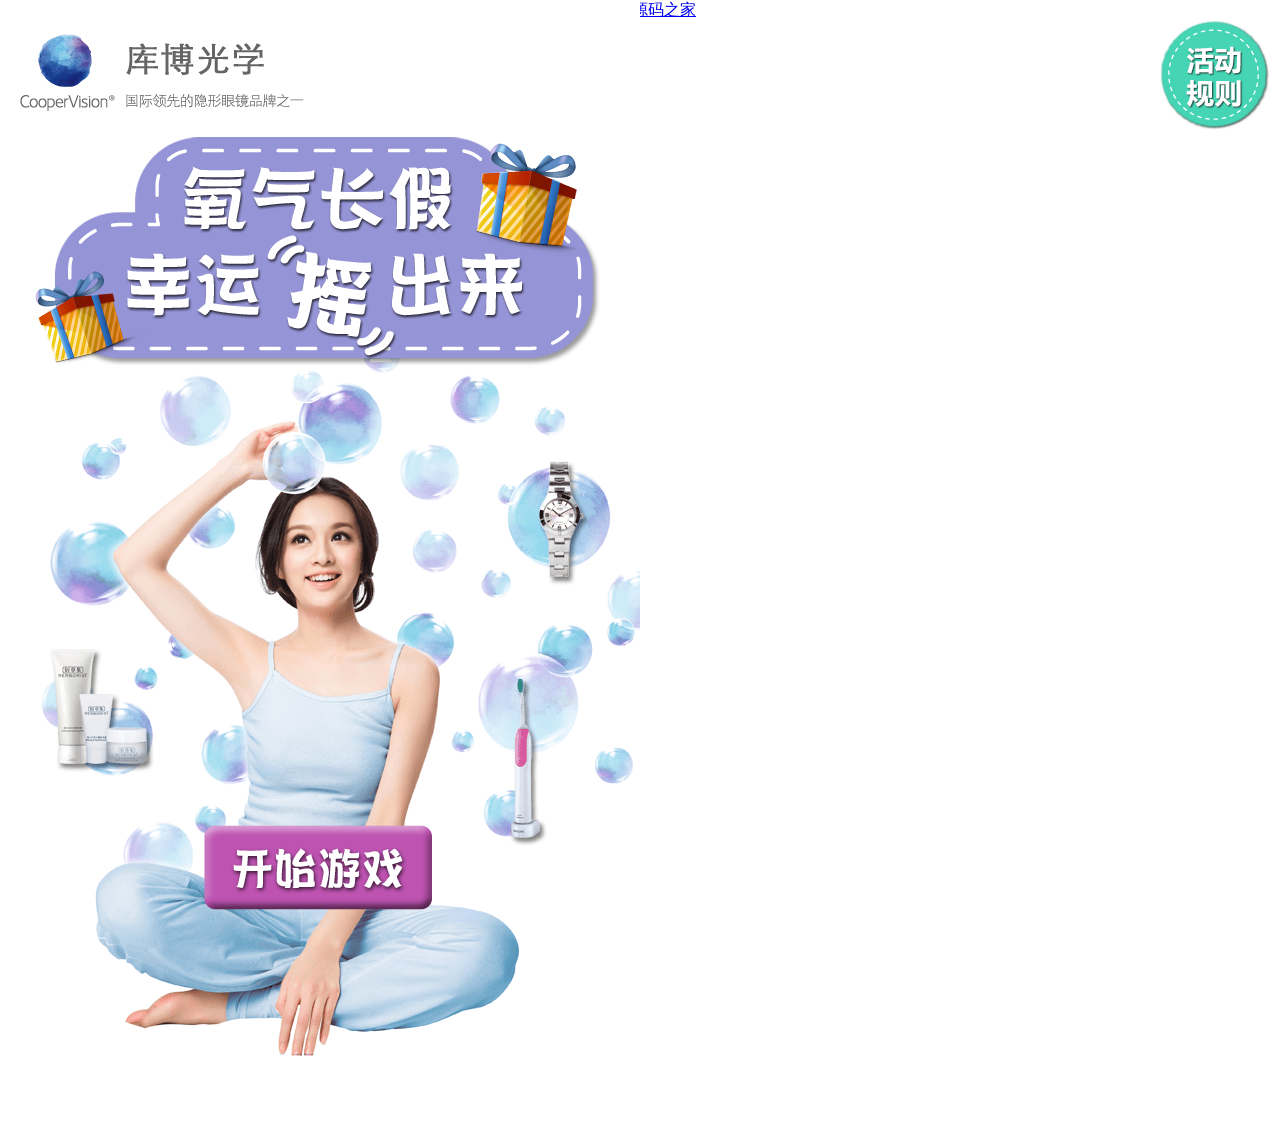
<file: demo/Cooper/index.html>
<!doctype html>
<html>
<head>
<meta name="viewport" content="width=640"/>
<meta charset="utf-8">
<title>手机摇一摇抽奖活动页面 - 源码之家</title>
<link rel="stylesheet" href="css/cooper-shake.css">
</head>

<body>
<!--背景和logo-->
<div class="bg"><img src="images/shake-index-bg.png"></div>
<div  class="logo"><img src="images/logo.png"></div>
<!---------------------------------------------->
<div id="index-bigtext"><img src="images/shake-index-bigtext.png"></div>
<div id="index-rulebtn"><a href="rule.html"><img src="images/shake-index-rulebtn.png"></a></div>
<div id="index-startbtn"><a href="game-start.html"><img src="images/shake-index-startbtn.png"></a></div>
<div style="text-align:center;">
<p>来源：<a href="http://www.mycodes.net/" target="_blank">源码之家</a></p>
</div>
</body>
</html>
</file>
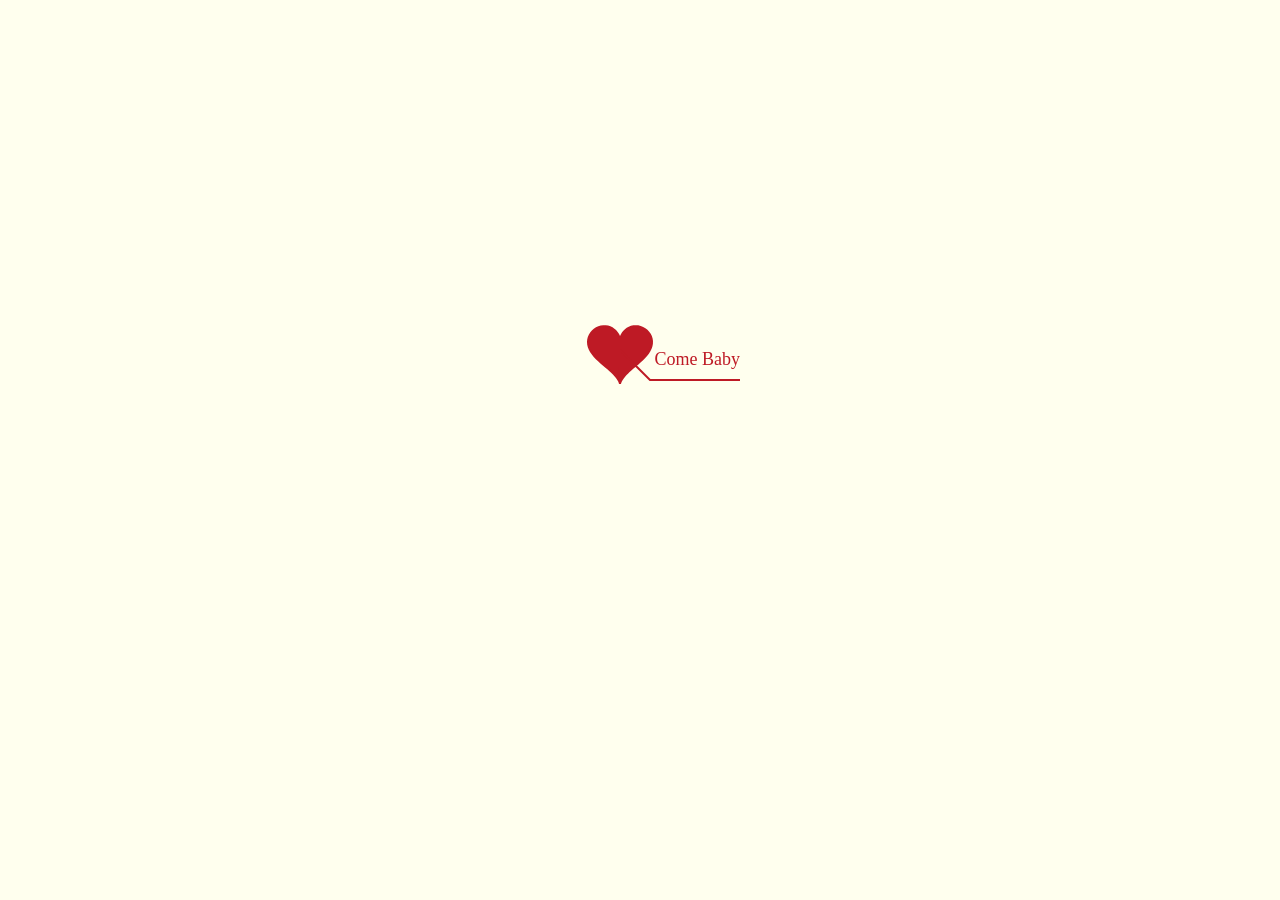
<file: demo/love/index.html>
<!doctype html>
<html>
<head>


<meta http-equiv="Content-Type" content="text/html; charset=UTF-8">
<title>爱情表达墙</title>
<link type="text/css" rel="stylesheet" href="css/default.css">
<script type="text/javascript" src="js/jquery.min.js"></script>
<script type="text/javascript" src="js/jscex.min.js"></script>
<script type="text/javascript" src="js/jscex-parser.js"></script>
<script type="text/javascript" src="js/jscex-jit.js"></script>
<script type="text/javascript" src="js/jscex-builderbase.min.js"></script>
<script type="text/javascript" src="js/jscex-async.min.js"></script>
<script type="text/javascript" src="js/jscex-async-powerpack.min.js"></script>
<script type="text/javascript" src="js/functions.js" charset="utf-8"></script>
<script type="text/javascript" src="js/love.js" charset="utf-8"></script>
    <meta name="viewport" content="width=device-width, initial-scale=1.0"><!--自适应的设置-->
<style type="text/css">
<!--
.STYLE1 {
	color: #666666
}
-->
</style>
    <script src="js/audio.js"></script>
</head>
<body>
<!--<audio autoplay="autoplay" src="http://m10.music.126.net/20210510155844/d78114386a87df32f22230f2a36b77da/ymusic/obj/w5zDlMODwrDDiGjCn8Ky/3057180350/88cd/36ee/fc2a/b68d31372f636acc1dd3b68f983df746.mp3"></audio>-->
<!--<audio loop src="http://m10.music.126.net/20210510155844/d78114386a87df32f22230f2a36b77da/ymusic/obj/w5zDlMODwrDDiGjCn8Ky/3057180350/88cd/36ee/fc2a/b68d31372f636acc1dd3b68f983df746.mp3" id="audio" autoplay preload="auto">该浏览器不支持audio属性</audio>-->
<audio loop src="http://m10.music.126.net/20210510155844/d78114386a87df32f22230f2a36b77da/ymusic/obj/w5zDlMODwrDDiGjCn8Ky/3057180350/88cd/36ee/fc2a/b68d31372f636acc1dd3b68f983df746.mp3" id="audio" >该浏览器不支持audio属性</audio>
<div id="main">
  <div id="error">本页面采用HTML5编辑，目前您的浏览器无法显示，请换成谷歌(<a href="http://www.google.cn/chrome/intl/zh-CN/landing_chrome.html?hl=zh-CN&brand=CHMI">Chrome</a>)或者火狐(<a href="http://firefox.com.cn/download/">Firefox</a>)浏览器，或者其他游览器的最新版本。</div>
  <div id="wrap">
    <div id="text">
      <div id="code"> 
      	<font color="#FF0000">
            <!--鱼油修改此处即可-->
            <span class="say">我爱你，不光因为你的样子，</span><br>
            <span class="say">还因为，和你在一起时，我的样子。</span><br>
            <span class="say">我爱你，不光因为你为我而做的事，</span><br>
            <span class="say">还因为，为了你，我能做成的事。</span><br>
            <span class="say"> </span><br>
            <span class="say">我爱你，因为你能唤出，</span><br>
            <span class="say">我最真的那部分。</span><br>
            <span class="say">我爱你，因为你穿越我心灵的旷野，</span><br>
            <span class="say">如同阳光穿透水晶般容易，</span><br>
            <span class="say"> </span><br>
            <span class="say">我的傻气，我的弱点，</span><br>
            <span class="say">在你的目光里几乎不存在。</span><br>
            <span class="say">而我心里最美丽的地方，</span><br>
            <span class="say">却被你的光芒照得通亮。</span><br>
            <span class="say"> </span><br>
            <span class="say"><span class="space"></span> -- 高青国《爱》</span>
        </font>
        </p>
      </div>
    </div>
    <div id="clock-box"> <span class="STYLE1"></span><font color="#33CC00">亲爱的魏玉辉，我爱你</font> <span class="STYLE1">已经是……</span>
      <div id="clock"></div>
    </div>
    <canvas id="canvas" width="1100" height="680"></canvas>
  </div>
</div>
<script>
    </script>
<script>
    (function(){
        var canvas = $('#canvas');
		
        if (!canvas[0].getContext) {
            $("#error").show();
            return false;        }

        var width = canvas.width();
        var height = canvas.height();        
        canvas.attr("width", width);
        canvas.attr("height", height);
        var opts = {
            seed: {
                x: width / 2 - 20,
                color: "rgb(190, 26, 37)",
                scale: 2
            },
            branch: [
                [535, 680, 570, 250, 500, 200, 30, 100, [
                    [540, 500, 455, 417, 340, 400, 13, 100, [
                        [450, 435, 434, 430, 394, 395, 2, 40]
                    ]],
                    [550, 445, 600, 356, 680, 345, 12, 100, [
                        [578, 400, 648, 409, 661, 426, 3, 80]
                    ]],
                    [539, 281, 537, 248, 534, 217, 3, 40],
                    [546, 397, 413, 247, 328, 244, 9, 80, [
                        [427, 286, 383, 253, 371, 205, 2, 40],
                        [498, 345, 435, 315, 395, 330, 4, 60]
                    ]],
                    [546, 357, 608, 252, 678, 221, 6, 100, [
                        [590, 293, 646, 277, 648, 271, 2, 80]
                    ]]
                ]] 
            ],
            bloom: {
                num: 700,
                width: 1080,
                height: 650,
            },
            footer: {
                width: 1200,
                height: 5,
                speed: 10,
            }
        }

        var tree = new Tree(canvas[0], width, height, opts);
        var seed = tree.seed;
        var foot = tree.footer;
        var hold = 1;

        canvas.click(function(e) {
            var offset = canvas.offset(), x, y;
            x = e.pageX - offset.left;
            y = e.pageY - offset.top;
            if (seed.hover(x, y)) {
                hold = 0; 
                canvas.unbind("click");
                canvas.unbind("mousemove");
                canvas.removeClass('hand');
            }
        }).mousemove(function(e){
            var offset = canvas.offset(), x, y;
            x = e.pageX - offset.left;
            y = e.pageY - offset.top;
            canvas.toggleClass('hand', seed.hover(x, y));
        });

        var seedAnimate = eval(Jscex.compile("async", function () {
            seed.draw();
            while (hold) {
                $await(Jscex.Async.sleep(10));
            }
            while (seed.canScale()) {
                seed.scale(0.95);
                $await(Jscex.Async.sleep(10));
            }
            while (seed.canMove()) {
                seed.move(0, 2);
                foot.draw();
                $await(Jscex.Async.sleep(10));
            }
        }));

        var growAnimate = eval(Jscex.compile("async", function () {
            do {
    	        tree.grow();
                $await(Jscex.Async.sleep(10));
            } while (tree.canGrow());
        }));

        var flowAnimate = eval(Jscex.compile("async", function () {
            do {
    	        tree.flower(2);
                $await(Jscex.Async.sleep(10));
            } while (tree.canFlower());
        }));

        var moveAnimate = eval(Jscex.compile("async", function () {
            tree.snapshot("p1", 240, 0, 610, 680);
            while (tree.move("p1", 500, 0)) {
                foot.draw();
                $await(Jscex.Async.sleep(10));
            }
            foot.draw();
            tree.snapshot("p2", 500, 0, 610, 680);
            
            canvas.parent().css("background", "url(" + tree.toDataURL('image/png') + ")");
            canvas.css("background", "#ffe");
            $await(Jscex.Async.sleep(300));
            canvas.css("background", "none");
        }));

        var jumpAnimate = eval(Jscex.compile("async", function () {
            var ctx = tree.ctx;
            while (true) {
                tree.ctx.clearRect(0, 0, width, height);
                tree.jump();
                foot.draw();
                $await(Jscex.Async.sleep(25));
            }
        }));

        var textAnimate = eval(Jscex.compile("async", function () {
		    var together = new Date();
		    together.setFullYear(2021-5-22); 			//时间年月日
		    together.setHours(9);						//小时
		    together.setMinutes(21);					//分钟
		    together.setSeconds(0);					//秒前一位
		    together.setMilliseconds(2);				//秒第二位

		    $("#code").show().typewriter();
            $("#clock-box").fadeIn(500);
            while (true) {
                timeElapse(together);
                $await(Jscex.Async.sleep(1000));
            }
        }));

        var runAsync = eval(Jscex.compile("async", function () {
            $await(seedAnimate());
            $await(growAnimate());
            $await(flowAnimate());
            $await(moveAnimate());

            textAnimate().start();

            $await(jumpAnimate());
        }));

        runAsync().start();
    })();
    </script>


</body>
</html>
</file>
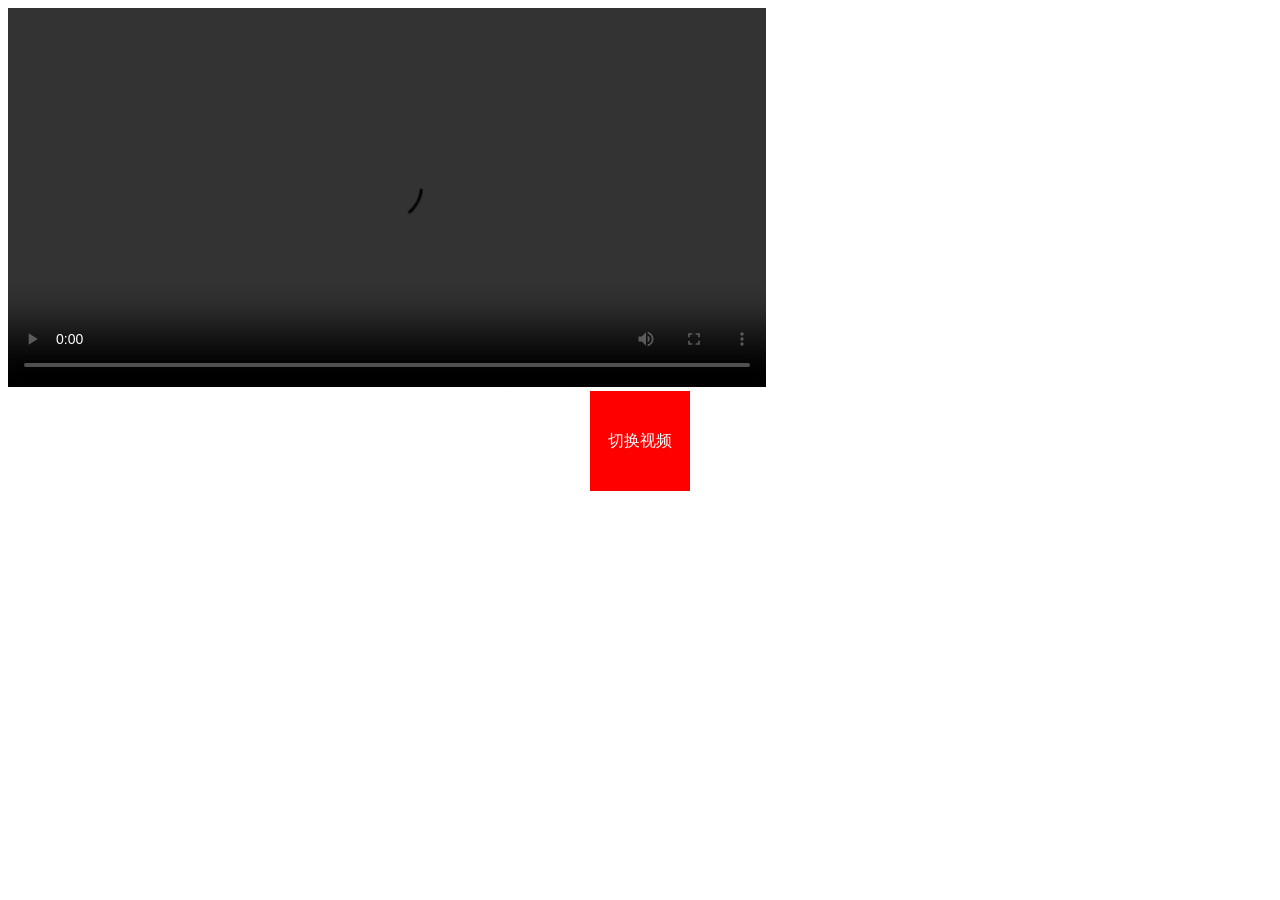
<file: demo/播放m3u8/index.html>
<!DOCTYPE html>
<html lang="zh-CN">
<head>
    <meta charset="UTF-8">
    <title>前端播放m3u8格式视频</title>
    <link href="https://vjs.zencdn.net/7.4.1/video-js.css" rel="stylesheet">
    <script src='https://vjs.zencdn.net/7.4.1/video.js'></script>
    <!-- videojs-contrib-hls 用于在电脑端播放 如果只需手机播放可以不引入 -->
    <script src="https://cdn.bootcdn.net/ajax/libs/videojs-contrib-hls/5.15.0/videojs-contrib-hls.min.js"></script>

    <style>
        .video-js .vjs-tech {
            position: relative !important;
        }
    </style>
</head>

<body>

<div>
    <video id="myVideo" class="video-js vjs-default-skin vjs-big-play-centered" controls preload="auto" data-setup='{}'
           style='width: 60%;height: auto'>
        <source id="source"
                src="http://1252093142.vod2.myqcloud.com/4704461fvodcq1252093142/48c8a9475285890781000441992/playlist.m3u8"
                type="application/x-mpegURL">
        </source>
    </video>
</div>
<div class="qiehuan"
     style="width:100px;height: 100px;background: red;margin:0 auto;line-height: 100px;color:#fff;text-align: center">
    切换视频
</div>
</body>
<script>
    // videojs 简单使用
    var myVideo = videojs('myVideo', {
        bigPlayButton: true,
        textTrackDisplay: false,
        posterImage: false,
        errorDisplay: false,
    });
    myVideo.play();// 视频播放
    myVideo.pause(); // 视频暂停
    var changeVideo = function (vdoSrc) {
        if (/\.m3u8$/.test(vdoSrc)) { //判断视频源是否是m3u8的格式
            myVideo.src({
                src: vdoSrc,
                type: 'application/x-mpegURL' //在重新添加视频源的时候需要给新的type的值
            })
        } else {
            myVideo.src(vdoSrc)
        }
        myVideo.load();
        myVideo.play();

    };
    var src = 'http://1252093142.vod2.myqcloud.com/4704461fvodcq1252093142/f865d8a05285890787810776469/playlist.f3.m3u8';
    document.querySelector('.qiehuan').addEventListener('click', function () {
        changeVideo(src);
    })
</script>
</html>
</file>
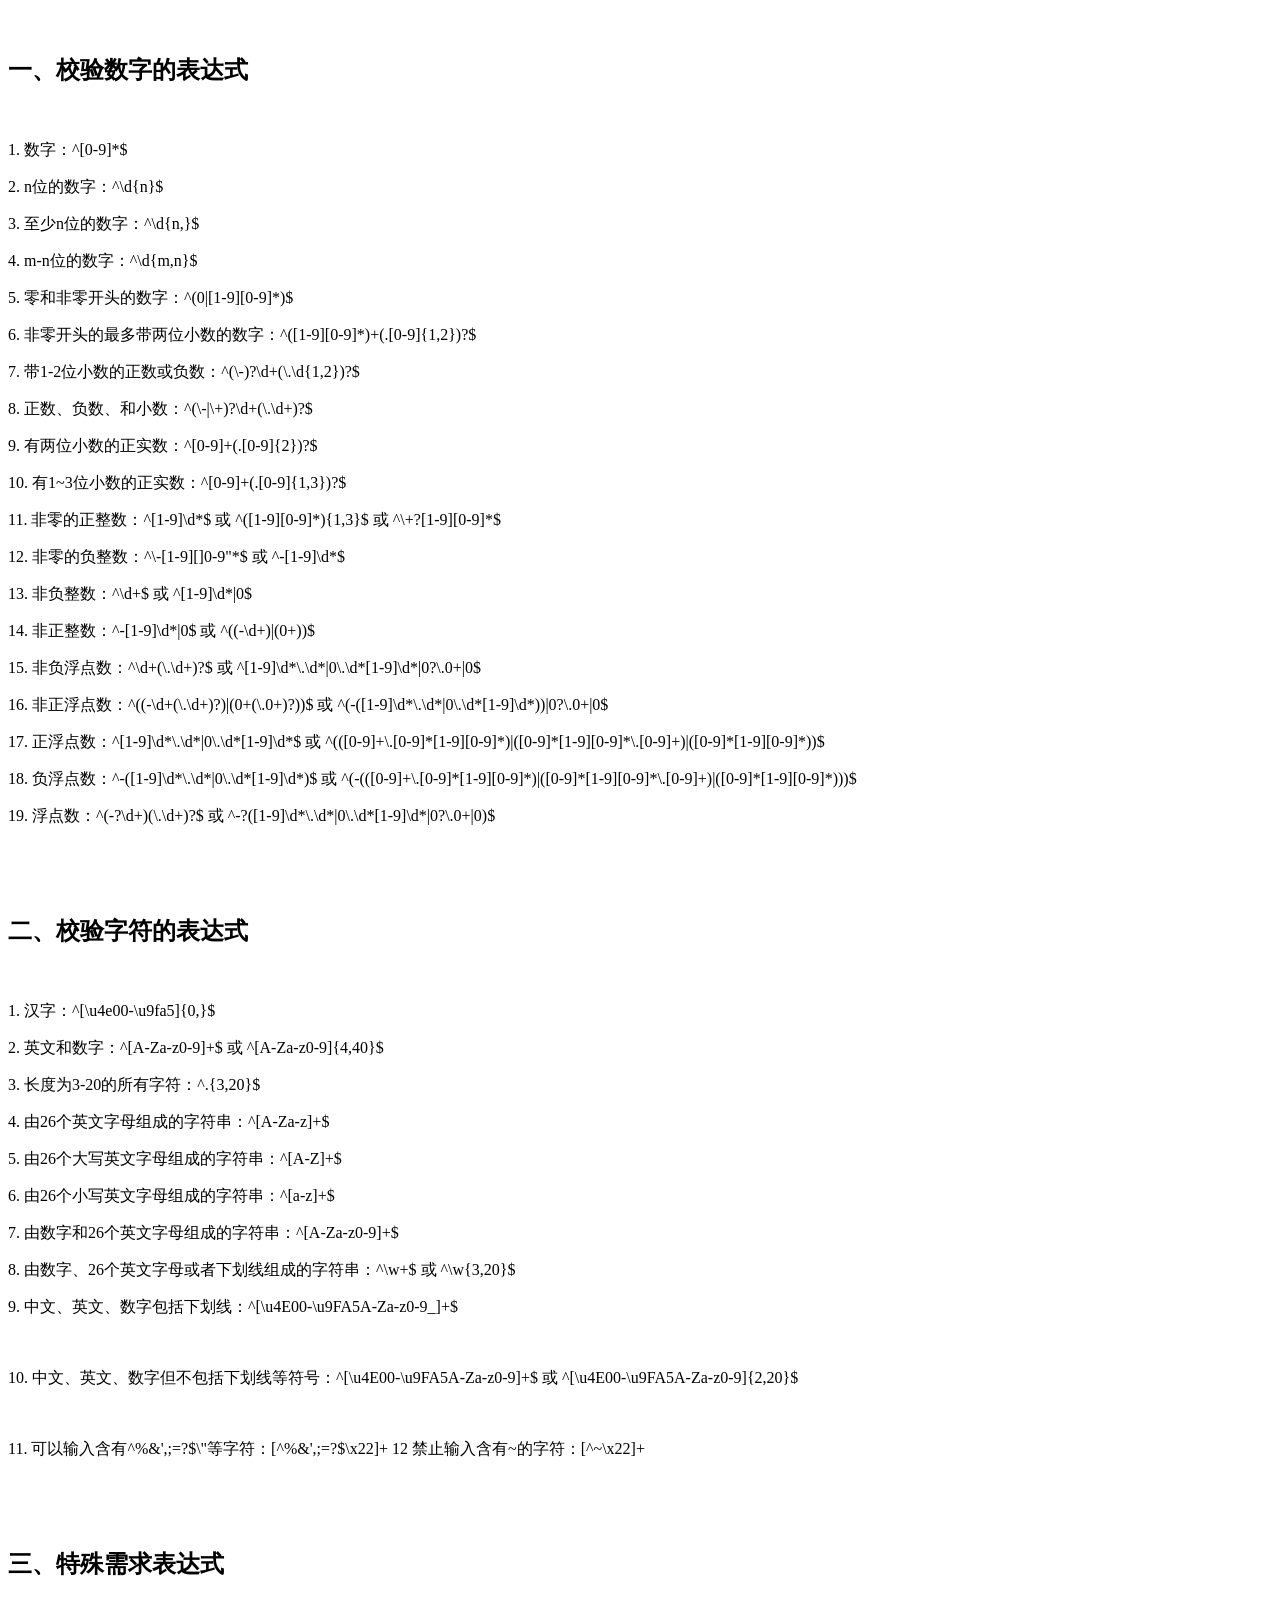
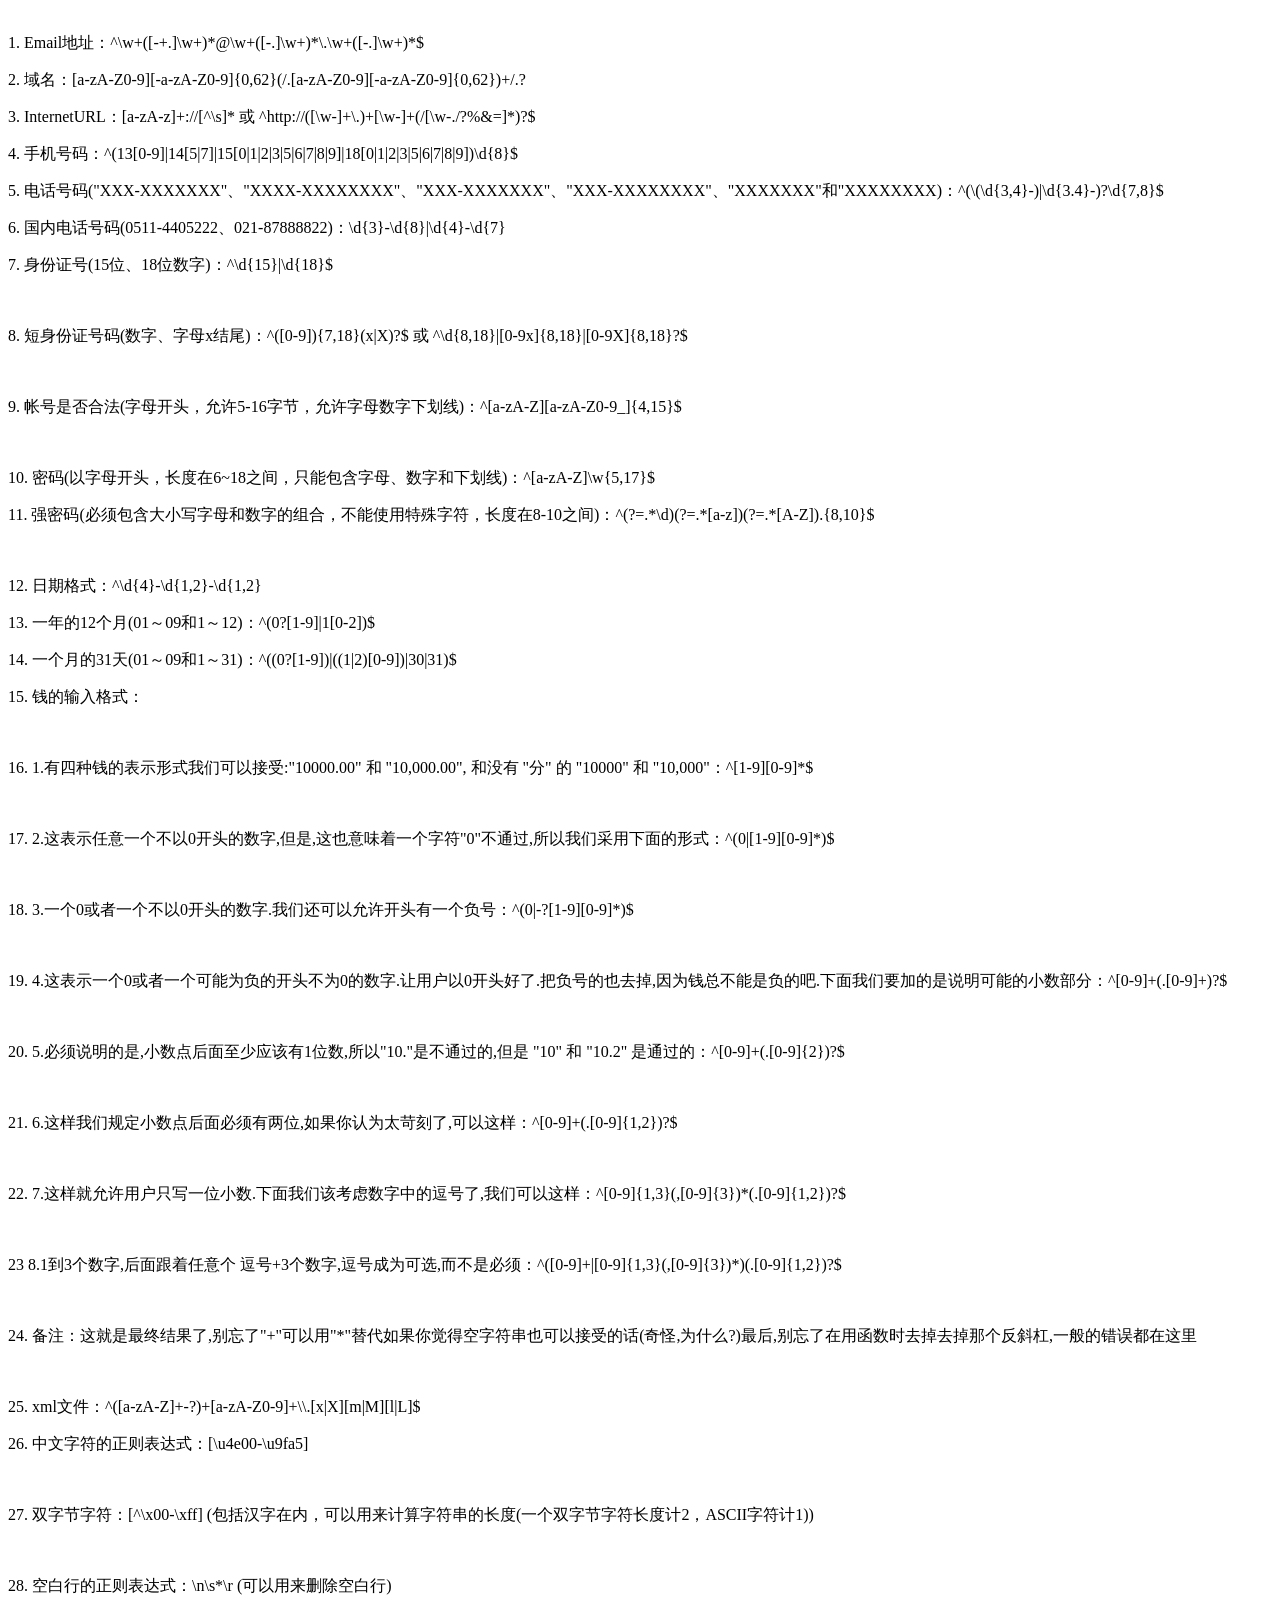
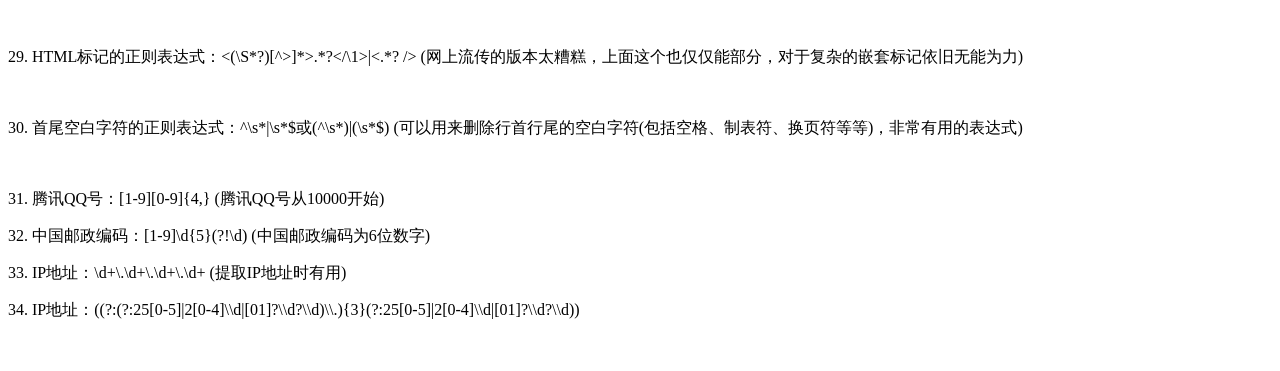
<file: demo/正则表达式大全/index.html>
<!DOCTYPE html>
<html lang="en">
<head>
    <meta charset="UTF-8">
    <title>正则表达式大全</title>
</head>
<body>
 <p>&nbsp;</p>
<h2>一、校验数字的表达式</h2>
<p>&nbsp;</p>
<p>1. 数字：^[0-9]*$</p>
<p>2. n位的数字：^\d{n}$</p>
<p>3. 至少n位的数字：^\d{n,}$</p>
<p>4. m-n位的数字：^\d{m,n}$</p>
<p>5. 零和非零开头的数字：^(0|[1-9][0-9]*)$</p>
<p>6. 非零开头的最多带两位小数的数字：^([1-9][0-9]*)+(.[0-9]{1,2})?$</p>
<p>7. 带1-2位小数的正数或负数：^(\-)?\d+(\.\d{1,2})?$</p>
<p>8. 正数、负数、和小数：^(\-|\+)?\d+(\.\d+)?$</p>
<p>9. 有两位小数的正实数：^[0-9]+(.[0-9]{2})?$</p>
<p>10. 有1~3位小数的正实数：^[0-9]+(.[0-9]{1,3})?$</p>
<p>11. 非零的正整数：^[1-9]\d*$ 或 ^([1-9][0-9]*){1,3}$ 或 ^\+?[1-9][0-9]*$</p>
<p>12. 非零的负整数：^\-[1-9][]0-9"*$ 或 ^-[1-9]\d*$</p>
<p>13. 非负整数：^\d+$ 或 ^[1-9]\d*|0$</p>
<p>14. 非正整数：^-[1-9]\d*|0$ 或 ^((-\d+)|(0+))$</p>
<p>15. 非负浮点数：^\d+(\.\d+)?$ 或 ^[1-9]\d*\.\d*|0\.\d*[1-9]\d*|0?\.0+|0$</p>
<p>16. 非正浮点数：^((-\d+(\.\d+)?)|(0+(\.0+)?))$ 或 ^(-([1-9]\d*\.\d*|0\.\d*[1-9]\d*))|0?\.0+|0$</p>
<p>17. 正浮点数：^[1-9]\d*\.\d*|0\.\d*[1-9]\d*$ 或 ^(([0-9]+\.[0-9]*[1-9][0-9]*)|([0-9]*[1-9][0-9]*\.[0-9]+)|([0-9]*[1-9][0-9]*))$</p>
<p>18. 负浮点数：^-([1-9]\d*\.\d*|0\.\d*[1-9]\d*)$ 或 ^(-(([0-9]+\.[0-9]*[1-9][0-9]*)|([0-9]*[1-9][0-9]*\.[0-9]+)|([0-9]*[1-9][0-9]*)))$</p>
<p>19. 浮点数：^(-?\d+)(\.\d+)?$ 或 ^-?([1-9]\d*\.\d*|0\.\d*[1-9]\d*|0?\.0+|0)$</p>
<p>&nbsp;</p>
<p>&nbsp;</p>
<h2>二、校验字符的表达式</h2>
<p>&nbsp;</p>
<p>1. 汉字：^[\u4e00-\u9fa5]{0,}$</p>
<p>2. 英文和数字：^[A-Za-z0-9]+$ 或 ^[A-Za-z0-9]{4,40}$</p>
<p>3. 长度为3-20的所有字符：^.{3,20}$</p>
<p>4. 由26个英文字母组成的字符串：^[A-Za-z]+$</p>
<p>5. 由26个大写英文字母组成的字符串：^[A-Z]+$</p>
<p>6. 由26个小写英文字母组成的字符串：^[a-z]+$</p>
<p>7. 由数字和26个英文字母组成的字符串：^[A-Za-z0-9]+$</p>
<p>8. 由数字、26个英文字母或者下划线组成的字符串：^\w+$ 或 ^\w{3,20}$</p>
<p>9. 中文、英文、数字包括下划线：^[\u4E00-\u9FA5A-Za-z0-9_]+$</p>
<p>&nbsp;</p>
<p>10. 中文、英文、数字但不包括下划线等符号：^[\u4E00-\u9FA5A-Za-z0-9]+$ 或 ^[\u4E00-\u9FA5A-Za-z0-9]{2,20}$</p>
<p>&nbsp;</p>
<p>11. 可以输入含有^%&amp;',;=?$\"等字符：[^%&amp;',;=?$\x22]+ 12 禁止输入含有~的字符：[^~\x22]+</p>
<p>&nbsp;</p>
<p>&nbsp;</p>
<h2>三、特殊需求表达式</h2>
<p>&nbsp;</p>
<p>1. Email地址：^\w+([-+.]\w+)*@\w+([-.]\w+)*\.\w+([-.]\w+)*$</p>
<p>2. 域名：[a-zA-Z0-9][-a-zA-Z0-9]{0,62}(/.[a-zA-Z0-9][-a-zA-Z0-9]{0,62})+/.?</p>
<p>3. InternetURL：[a-zA-z]+://[^\s]* 或 ^http://([\w-]+\.)+[\w-]+(/[\w-./?%&amp;=]*)?$</p>
<p>4. 手机号码：^(13[0-9]|14[5|7]|15[0|1|2|3|5|6|7|8|9]|18[0|1|2|3|5|6|7|8|9])\d{8}$</p>
<p>5. 电话号码("XXX-XXXXXXX"、"XXXX-XXXXXXXX"、"XXX-XXXXXXX"、"XXX-XXXXXXXX"、"XXXXXXX"和"XXXXXXXX)：^(\(\d{3,4}-)|\d{3.4}-)?\d{7,8}$</p>
<p>6. 国内电话号码(0511-4405222、021-87888822)：\d{3}-\d{8}|\d{4}-\d{7}</p>
<p>7. 身份证号(15位、18位数字)：^\d{15}|\d{18}$</p>
<p>&nbsp;</p>
<p>8. 短身份证号码(数字、字母x结尾)：^([0-9]){7,18}(x|X)?$ 或 ^\d{8,18}|[0-9x]{8,18}|[0-9X]{8,18}?$</p>
<p>&nbsp;</p>
<p>9. 帐号是否合法(字母开头，允许5-16字节，允许字母数字下划线)：^[a-zA-Z][a-zA-Z0-9_]{4,15}$</p>
<p>&nbsp;</p>
<p>10. 密码(以字母开头，长度在6~18之间，只能包含字母、数字和下划线)：^[a-zA-Z]\w{5,17}$</p>
<p>11. 强密码(必须包含大小写字母和数字的组合，不能使用特殊字符，长度在8-10之间)：^(?=.*\d)(?=.*[a-z])(?=.*[A-Z]).{8,10}$</p>
<p>&nbsp;</p>
<p>12. 日期格式：^\d{4}-\d{1,2}-\d{1,2}</p>
<p>13. 一年的12个月(01～09和1～12)：^(0?[1-9]|1[0-2])$</p>
<p>14. 一个月的31天(01～09和1～31)：^((0?[1-9])|((1|2)[0-9])|30|31)$</p>
<p>15. 钱的输入格式：</p>
<p>&nbsp;</p>
<p>16. 1.有四种钱的表示形式我们可以接受:"10000.00" 和 "10,000.00", 和没有 "分" 的 "10000" 和 "10,000"：^[1-9][0-9]*$</p>
<p>&nbsp;</p>
<p>17. 2.这表示任意一个不以0开头的数字,但是,这也意味着一个字符"0"不通过,所以我们采用下面的形式：^(0|[1-9][0-9]*)$</p>
<p>&nbsp;</p>
<p>18. 3.一个0或者一个不以0开头的数字.我们还可以允许开头有一个负号：^(0|-?[1-9][0-9]*)$</p>
<p>&nbsp;</p>
<p>19. 4.这表示一个0或者一个可能为负的开头不为0的数字.让用户以0开头好了.把负号的也去掉,因为钱总不能是负的吧.下面我们要加的是说明可能的小数部分：^[0-9]+(.[0-9]+)?$</p>
<p>&nbsp;</p>
<p>20. 5.必须说明的是,小数点后面至少应该有1位数,所以"10."是不通过的,但是 "10" 和 "10.2" 是通过的：^[0-9]+(.[0-9]{2})?$</p>
<p>&nbsp;</p>
<p>21. 6.这样我们规定小数点后面必须有两位,如果你认为太苛刻了,可以这样：^[0-9]+(.[0-9]{1,2})?$</p>
<p>&nbsp;</p>
<p>22. 7.这样就允许用户只写一位小数.下面我们该考虑数字中的逗号了,我们可以这样：^[0-9]{1,3}(,[0-9]{3})*(.[0-9]{1,2})?$</p>
<p>&nbsp;</p>
<p>23 8.1到3个数字,后面跟着任意个 逗号+3个数字,逗号成为可选,而不是必须：^([0-9]+|[0-9]{1,3}(,[0-9]{3})*)(.[0-9]{1,2})?$</p>
<p>&nbsp;</p>
<p>24. 备注：这就是最终结果了,别忘了"+"可以用"*"替代如果你觉得空字符串也可以接受的话(奇怪,为什么?)最后,别忘了在用函数时去掉去掉那个反斜杠,一般的错误都在这里</p>
<p>&nbsp;</p>
<p>25. xml文件：^([a-zA-Z]+-?)+[a-zA-Z0-9]+\\.[x|X][m|M][l|L]$</p>
<p>26. 中文字符的正则表达式：[\u4e00-\u9fa5]</p>
<p>&nbsp;</p>
<p>27. 双字节字符：[^\x00-\xff] (包括汉字在内，可以用来计算字符串的长度(一个双字节字符长度计2，ASCII字符计1))</p>
<p>&nbsp;</p>
<p>28. 空白行的正则表达式：\n\s*\r (可以用来删除空白行)</p>
<p>&nbsp;</p>
<p>29. HTML标记的正则表达式：&lt;(\S*?)[^&gt;]*&gt;.*?&lt;/\1&gt;|&lt;.*? /&gt; (网上流传的版本太糟糕，上面这个也仅仅能部分，对于复杂的嵌套标记依旧无能为力)</p>
<p>&nbsp;</p>
<p>30. 首尾空白字符的正则表达式：^\s*|\s*$或(^\s*)|(\s*$) (可以用来删除行首行尾的空白字符(包括空格、制表符、换页符等等)，非常有用的表达式)</p>
<p>&nbsp;</p>
<p>31. 腾讯QQ号：[1-9][0-9]{4,} (腾讯QQ号从10000开始)</p>
<p>32. 中国邮政编码：[1-9]\d{5}(?!\d) (中国邮政编码为6位数字)</p>
<p>33.&nbsp;IP地址：\d+\.\d+\.\d+\.\d+ (提取IP地址时有用)</p>
<p>34. IP地址：((?:(?:25[0-5]|2[0-4]\\d|[01]?\\d?\\d)\\.){3}(?:25[0-5]|2[0-4]\\d|[01]?\\d?\\d))</p>
<p>&nbsp;</p>
</body>
</html>
</file>
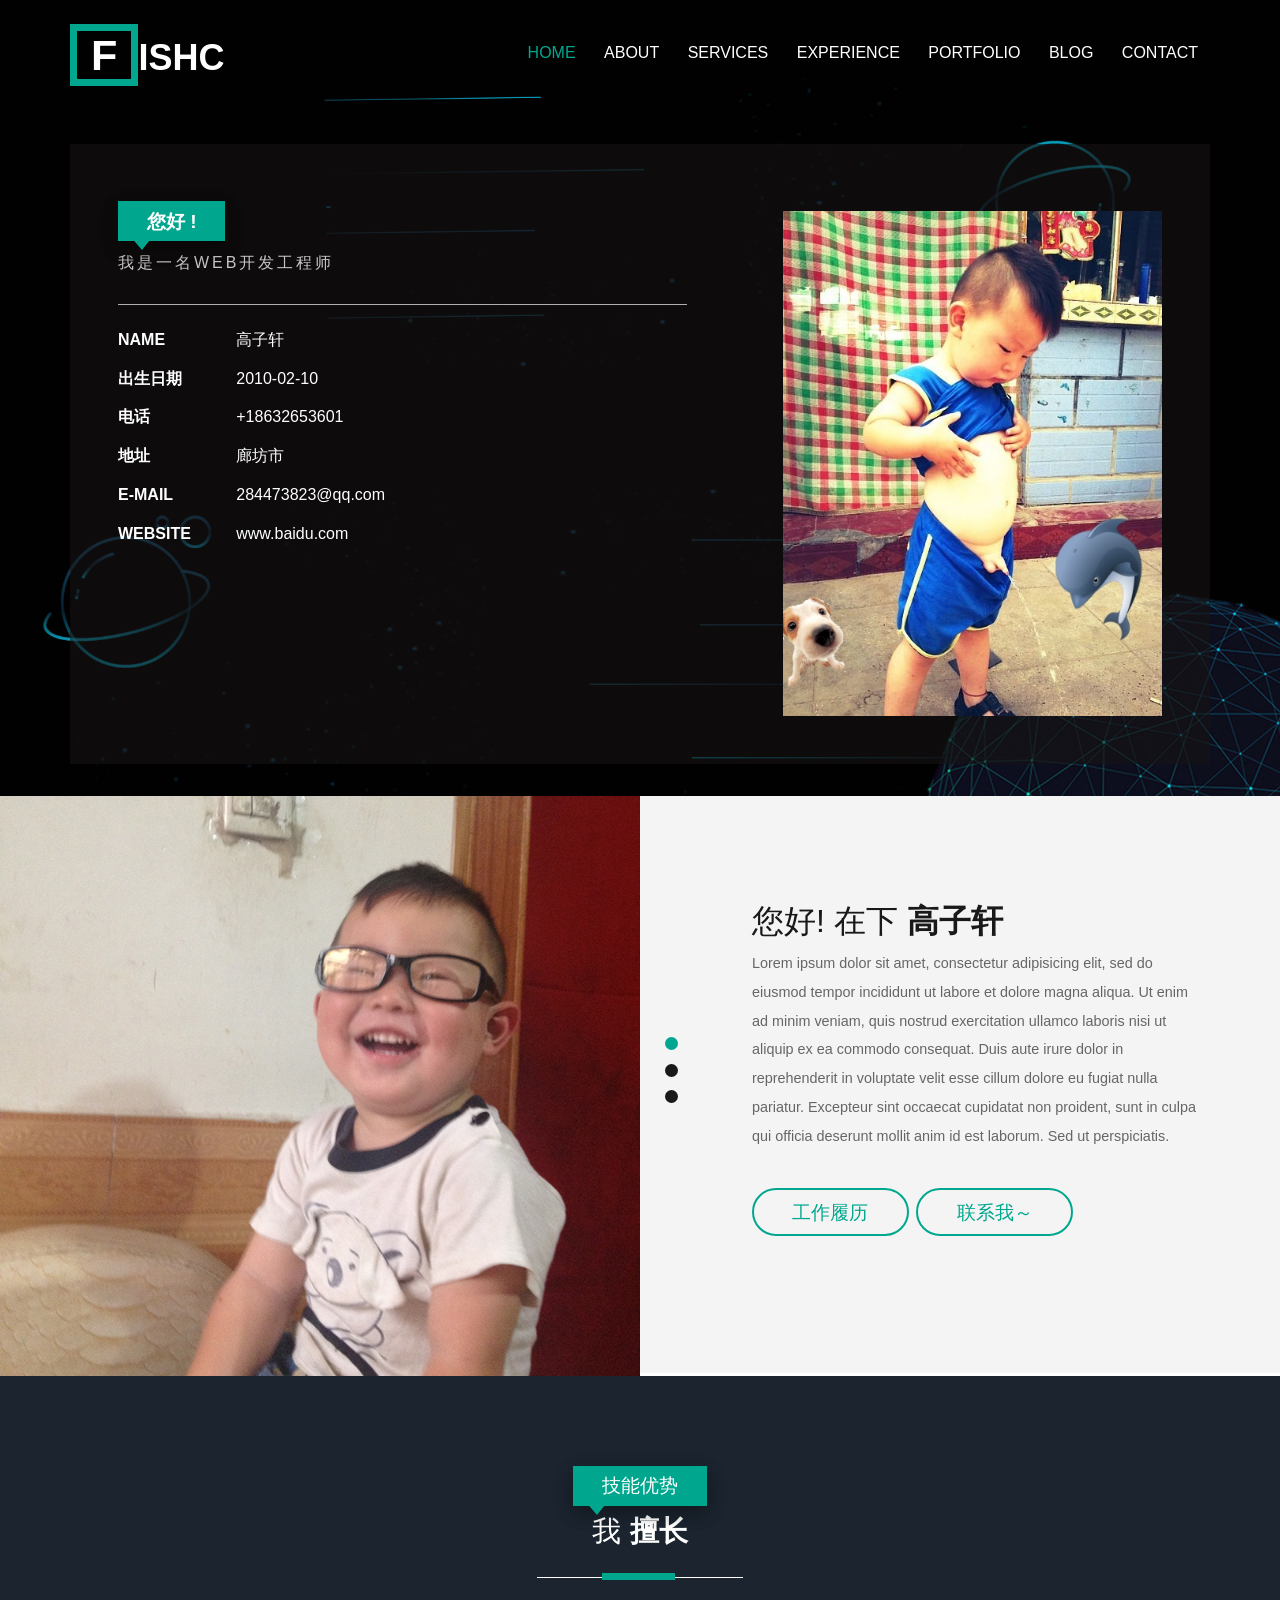
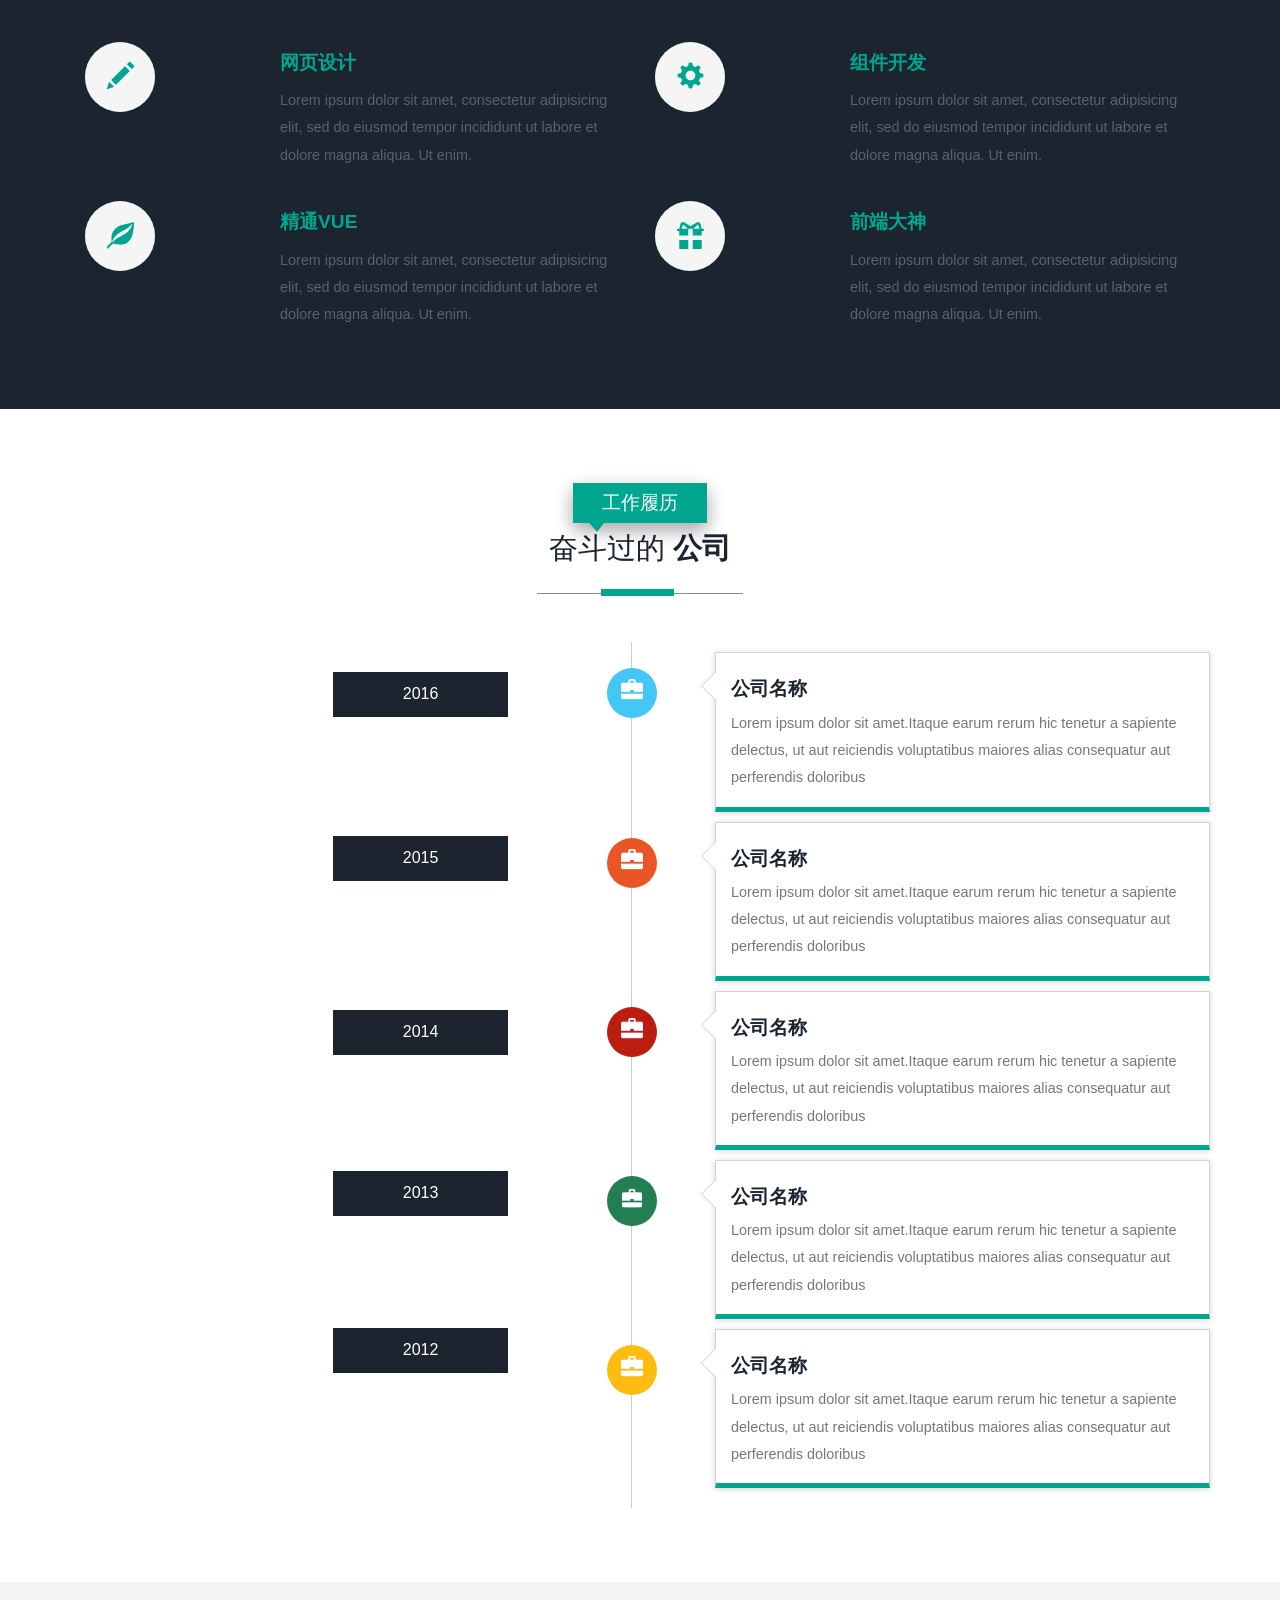
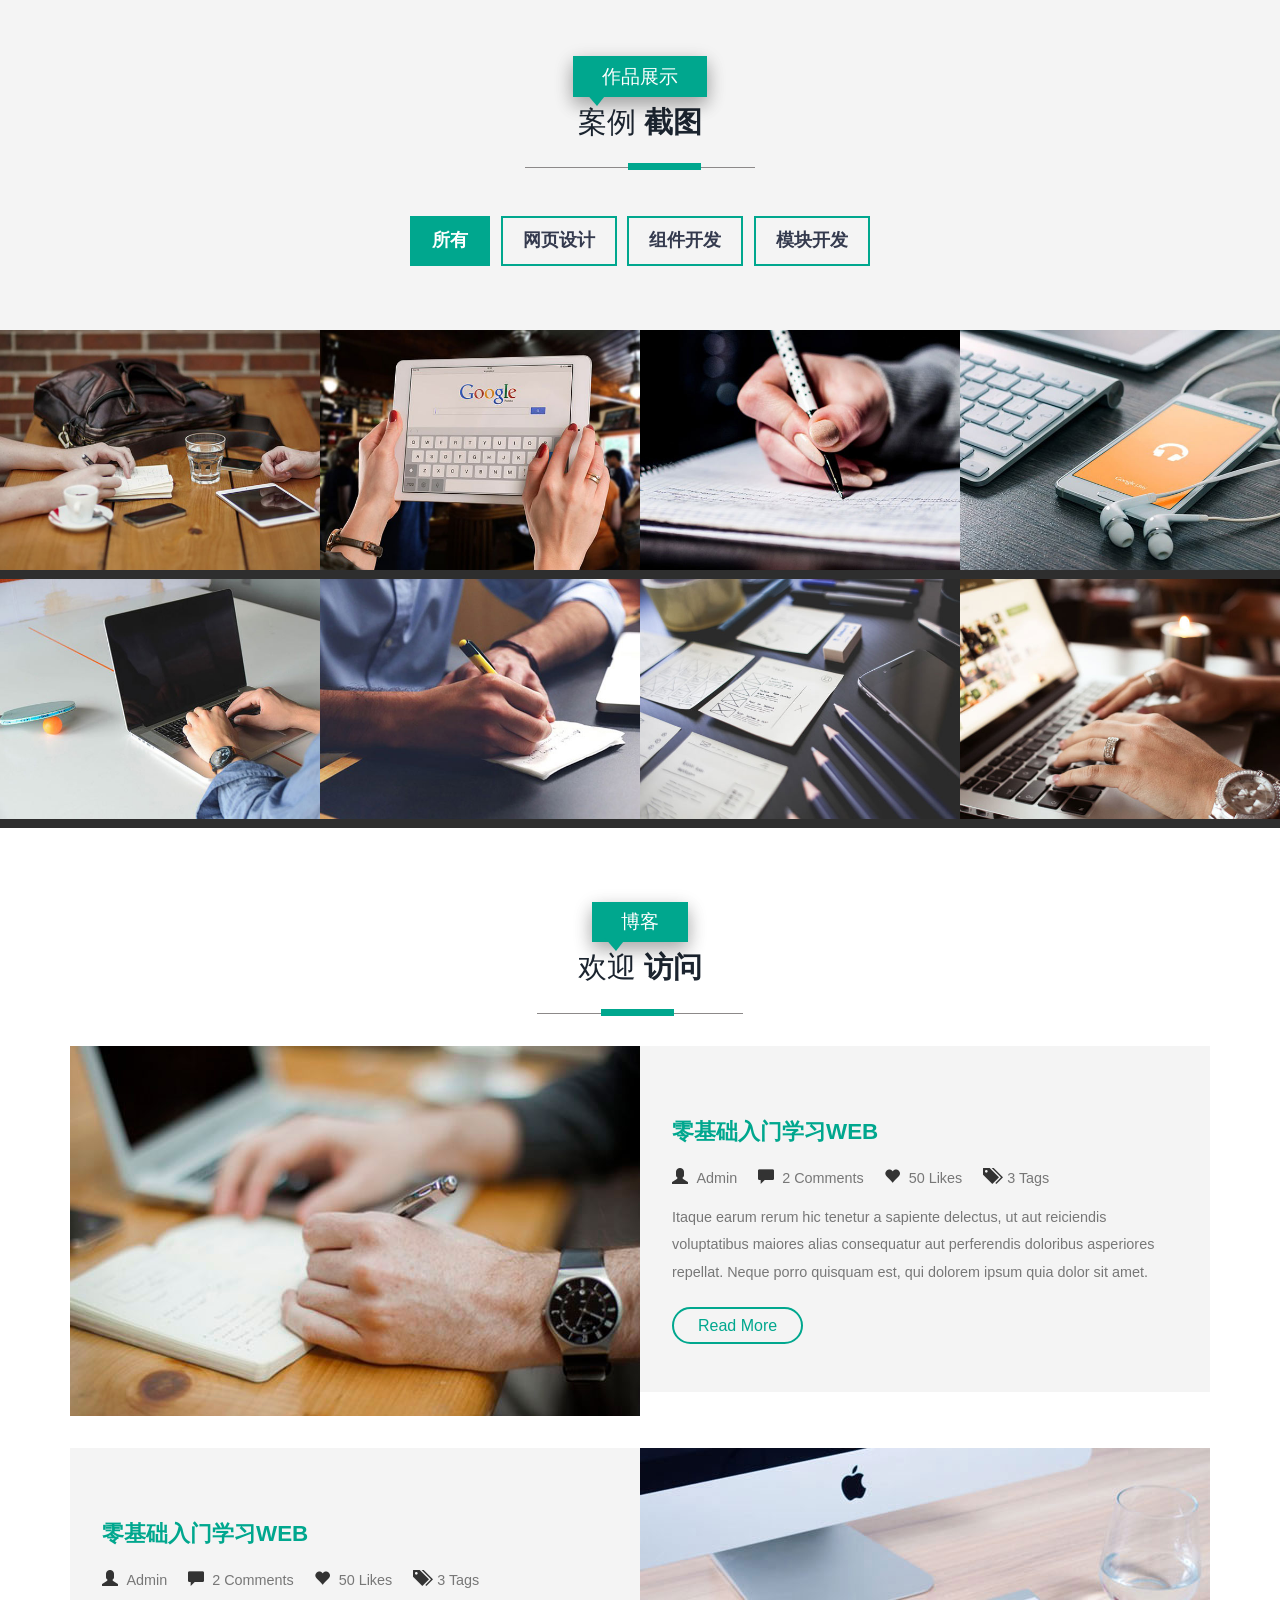
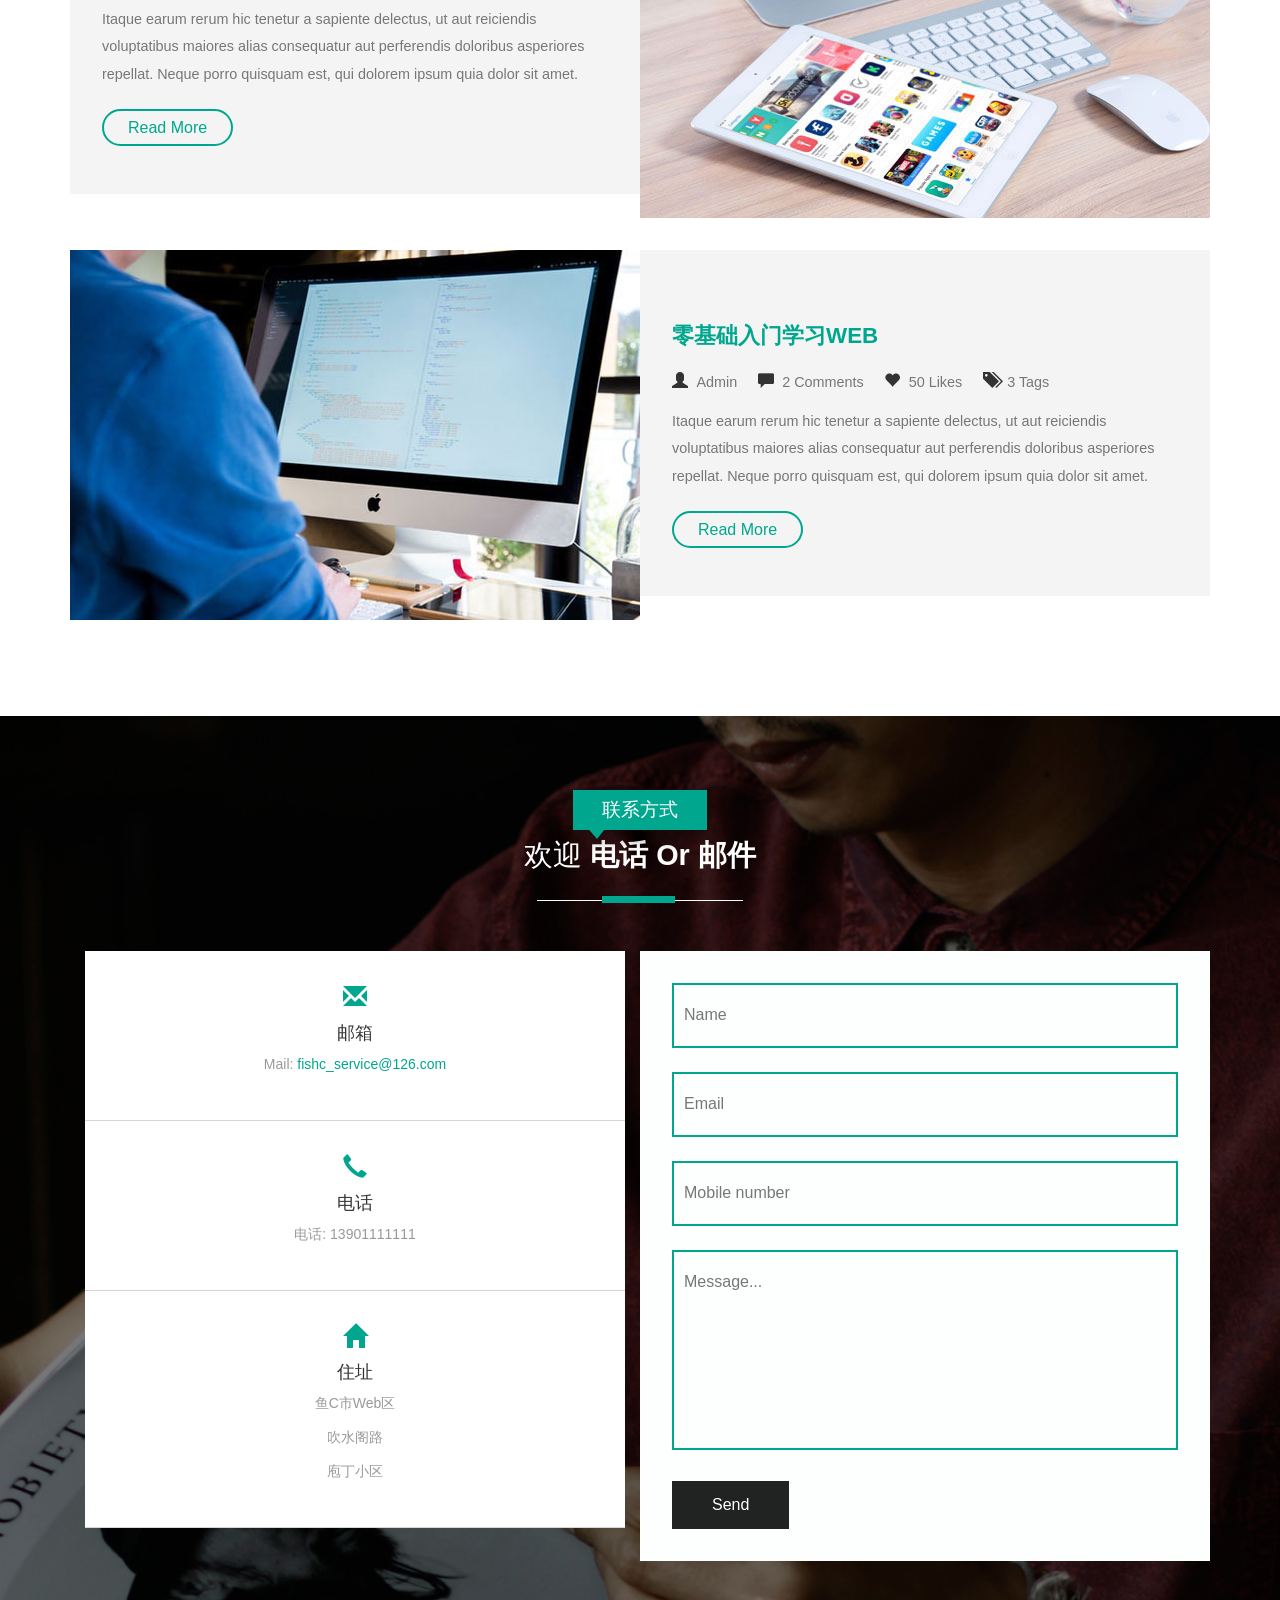
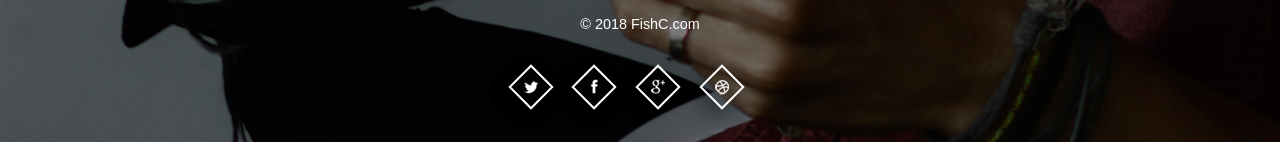
<file: demo/电子简历/index.html>
<!DOCTYPE HTML>
<html lang="en">
<head>
<title>高子轩的简历</title>
<link href="css/bootstrap.css" rel='stylesheet' type='text/css' />
<script src="js/jquery.min.js"></script>
<link href="css/style.css" rel='stylesheet' type='text/css' />
<meta name="viewport" content="width=device-width, initial-scale=1">
<meta http-equiv="Content-Type" content="text/html; charset=utf-8" />
<meta name="keywords" content="Preface Responsive web template, Bootstrap Web Templates, Flat Web Templates, Android Compatible web template, 
Smartphone Compatible web template, free webdesigns for Nokia, Samsung, LG, Sony Ericsson, Motorola web design" />
<script type="text/javascript" src="js/move-top.js"></script>
<script type="text/javascript" src="js/easing.js"></script>
<script type="text/javascript">
			jQuery(document).ready(function($) {
				$(".scroll").click(function(event){		
					event.preventDefault();
					$('html,body').animate({scrollTop:$(this.hash).offset().top},1000);
				});
			});
		</script>
</head>
<body>
<div id="home" class="header">
<div class="container">
<div class="top-header">
<div class="top-nav">
<div class="navigation">
<div class="logo">
<h1><a href="index.html"><span>F</span>ishC</a></h1>
</div>
<div class="navigation-right">
<span class="menu"><img src="images/menu.png" alt=" " /></span>
<nav class="link-effect-3" id="link-effect-3">
<ul class="nav1 nav nav-wil">
<li class="active"><a data-hover="Home" href="index.html">Home</a></li>
<li><a class="scroll" data-hover="About" href="#about">About</a></li>
<li><a class="scroll" data-hover="Services" href="#services">Services</a></li>
<li><a class="scroll" data-hover="Experience" href="#work">Experience</a></li>
<li><a class="scroll" data-hover="Portfolio" href="#port">Portfolio</a></li>
<li><a class="scroll" data-hover="Blog" href="#blogs">Blog</a></li>
<li><a class="scroll" data-hover="Contact" href="#contact">Contact</a></li>
</ul>
</nav>
<script>
								   $( "span.menu" ).click(function() {
									 $( "ul.nav1" ).slideToggle( 300, function() {
									 // Animation complete.
									  });
									 });
								</script>
</div>
<div class="clearfix"></div>
</div>
</div>
<div class="banner-info">
<div class="col-md-7 header-right">
<h1>您好 !</h1>
<h6>我是一名Web开发工程师</h6>
<ul class="address">
<li>
<ul class="address-text">
<li><b>NAME</b></li>
<li>高子轩</li>
</ul>
</li>
<li>
<ul class="address-text">
<li><b>出生日期</b></li>
<li>2010-02-10</li>
</ul>
</li>
<li>
<ul class="address-text">
<li><b>电话 </b></li>
<li>+18632653601</li>
</ul>
</li>
<li>
<ul class="address-text">
<li><b>地址 </b></li>
<li>廊坊市</li>
</ul>
</li>
<li>
<ul class="address-text">
<li><b>E-MAIL </b></li>
<li><a href="mailto:284473823@qq.com">284473823@qq.com</a></li>
</ul>
</li>
<li>
<ul class="address-text">
<li><b>WEBSITE </b></li>
<li><a href="http://www.fishc.com">www.baidu.com</a></li>
</ul>
</li>
</ul>
</div>
<div class="col-md-5 header-left">
<img src="images/gaozi.jpg" alt="">
</div>
<div class="clearfix"> </div>
</div>
</div>
</div>
</div>
<div id="about" class="about">
<div class="col-md-6 about-left">
<div id="owl-demo1" class="owl-carousel owl-carousel2">
<div class="item">
<div class="about-left-grid">
<h2>您好! 在下 <span>高子轩</span></h2>
<p>Lorem ipsum dolor sit amet, consectetur adipisicing elit, sed do eiusmod tempor incididunt ut labore et dolore magna aliqua. Ut enim ad minim veniam, quis nostrud exercitation ullamco laboris nisi ut aliquip ex ea commodo consequat. Duis aute irure dolor in reprehenderit in voluptate velit esse cillum dolore eu fugiat nulla pariatur. Excepteur sint occaecat cupidatat non proident, sunt in culpa qui officia deserunt mollit anim id est laborum. Sed ut perspiciatis.</p>
<ul>
<li><a class="a-btn-a scroll" href="#port">工作履历</a></li>
<li><a class="a-btn-h scroll" href="#contact">联系我～</a></li>
</ul>
</div>
</div>
<div class="item">
<div class="about-left-grid">
<h2>您好! 在下 <span>高子轩</span></h2>
<p>Lorem ipsum dolor sit amet, consectetur adipisicing elit, sed do eiusmod tempor incididunt ut labore et dolore magna aliqua. Ut enim ad minim veniam, quis nostrud exercitation ullamco laboris nisi ut aliquip ex ea commodo consequat. Duis aute irure dolor in reprehenderit in voluptate velit esse cillum dolore eu fugiat nulla pariatur. Excepteur sint occaecat cupidatat non proident, sunt in culpa qui officia deserunt mollit anim id est laborum. Sed ut perspiciatis.</p>
<ul>
<li><a class="a-btn-a scroll" href="#port">工作履历</a></li>
<li><a class="a-btn-h scroll" href="#contact">联系我～</a></li>
</ul>
</div>
</div>
<div class="item">
<div class="about-left-grid">
<h2>您好! 在下 <span>高子轩</span></h2>
<p>Lorem ipsum dolor sit amet, consectetur adipisicing elit, sed do eiusmod tempor incididunt ut labore et dolore magna aliqua. Ut enim ad minim veniam, quis nostrud exercitation ullamco laboris nisi ut aliquip ex ea commodo consequat. Duis aute irure dolor in reprehenderit in voluptate velit esse cillum dolore eu fugiat nulla pariatur. Excepteur sint occaecat cupidatat non proident, sunt in culpa qui officia deserunt mollit anim id est laborum. Sed ut perspiciatis.</p>
<ul>
<li><a class="a-btn-a scroll" href="#port">工作履历</a></li>
<li><a class="a-btn-h scroll" href="#contact">联系我～</a></li>
</ul>
</div>
</div>
</div>
</div>
<div class="col-md-6 about-right">
</div>
<div class="clearfix"> </div>
<link href="css/owl.carousel.css" rel="stylesheet">
<script src="js/owl.carousel.js"></script>
<script>
				$(document).ready(function() {
					$("#owl-demo1").owlCarousel({
						items : 1,
						lazyLoad : false,
						autoPlay : true,
						navigation : false,
						navigationText :  false,
						pagination : true,
					});
				});
			</script>
<script>
				$(document).ready(function() {
					$("#owl-demo3").owlCarousel({
						items : 1,
						lazyLoad : false,
						autoPlay : true,
						navigation : false,
						navigationText :  true,
						pagination :true,
					});
				});
			</script>
</div>
<div id="services" class="services">
<div class="container">
<div class="service-head one text-center ">
<h4>技能优势</h4>
<h3>我 <span>擅长</span></h3>
<span class="border two"></span>
</div>
<div class="wthree_about_right_grids w3l-agile">
<div class="col-md-6 wthree_about_right_grid">
<div class="col-xs-4 wthree_about_right_grid_left">
<div class="hvr-rectangle-in">
<i class="glyphicon glyphicon-pencil"></i>
</div>
</div>
<div class="col-xs-8 wthree_about_right_grid_right">
<h4>网页设计</h4>
<p>Lorem ipsum dolor sit amet, consectetur adipisicing elit, sed do eiusmod tempor incididunt ut labore et dolore magna aliqua. Ut enim.</p>
</div>
<div class="clearfix"> </div>
</div>
<div class="col-md-6 wthree_about_right_grid">
<div class="col-xs-4 wthree_about_right_grid_left">
<div class="hvr-rectangle-in">
<i class="glyphicon glyphicon-cog"></i>
</div>
</div>
<div class="col-xs-8 wthree_about_right_grid_right">
<h4>组件开发</h4>
<p>Lorem ipsum dolor sit amet, consectetur adipisicing elit, sed do eiusmod tempor incididunt ut labore et dolore magna aliqua. Ut enim.</p>
</div>
<div class="clearfix"> </div>
</div>
<div class="col-md-6 wthree_about_right_grid">
<div class="col-xs-4 wthree_about_right_grid_left">
<div class="hvr-rectangle-in">
<i class="glyphicon glyphicon-leaf"></i>
</div>
</div>
<div class="col-xs-8 wthree_about_right_grid_right">
<h4>精通Vue</h4>
<p>Lorem ipsum dolor sit amet, consectetur adipisicing elit, sed do eiusmod tempor incididunt ut labore et dolore magna aliqua. Ut enim.</p>
</div>
<div class="clearfix"> </div>
</div>
<div class="col-md-6 wthree_about_right_grid">
<div class="col-xs-4 wthree_about_right_grid_left">
<div class="hvr-rectangle-in">
<i class="glyphicon glyphicon-gift"></i>
</div>
</div>
<div class="col-xs-8 wthree_about_right_grid_right">
<h4>前端大神</h4>
<p>Lorem ipsum dolor sit amet, consectetur adipisicing elit, sed do eiusmod tempor incididunt ut labore et dolore magna aliqua. Ut enim.</p>
</div>
<div class="clearfix"> </div>
</div>
<div class="clearfix"> </div>
</div>
</div>
</div>
<div id="work" class="work">
<div class="container">
<div class="service-head text-center">
<h4>工作履历</h4>
<h3>奋斗过的 <span>公司</span></h3>
<span class="border one"></span>
</div>
<div class="time-main w3l-agile">
<div class="col-md-6 year-info">
<ul class="year">
<li>2016</li>
<li>2015</li>
<li>2014</li>
<li>2013</li>
<li>2012</li>
<div class="clearfix"></div>
</ul>
</div>
<ul class="col-md-6 timeline">
<li>
<div class="timeline-badge info"><i class="glyphicon glyphicon-briefcase"></i></div>
<div class="timeline-panel">
<div class="timeline-heading">
<h4 class="timeline-title">公司名称</h4>
</div>
<div class="timeline-body">
<p>Lorem ipsum dolor sit amet.Itaque earum rerum hic tenetur a sapiente delectus, ut aut reiciendis voluptatibus maiores alias consequatur aut perferendis doloribus </p>
</div>
</div>
</li>
<li>
<div class="timeline-badge primary"><i class="glyphicon glyphicon-briefcase"></i></div>
<div class="timeline-panel">
<div class="timeline-heading">
<h4 class="timeline-title">公司名称</h4>
</div>
<div class="timeline-body">
<p>Lorem ipsum dolor sit amet.Itaque earum rerum hic tenetur a sapiente delectus, ut aut reiciendis voluptatibus maiores alias consequatur aut perferendis doloribus </p>
</div>
</div>
</li>
<li>
<div class="timeline-badge danger"><i class="glyphicon glyphicon-briefcase"></i></div>
<div class="timeline-panel">
<div class="timeline-heading">
<h4 class="timeline-title">公司名称</h4>
</div>
<div class="timeline-body">
<p>Lorem ipsum dolor sit amet.Itaque earum rerum hic tenetur a sapiente delectus, ut aut reiciendis voluptatibus maiores alias consequatur aut perferendis doloribus </p>
</div>
</div>
</li>
<li>
<div class="timeline-badge success"><i class="glyphicon glyphicon-briefcase"></i></div>
<div class="timeline-panel">
<div class="timeline-heading">
<h4 class="timeline-title">公司名称</h4>
</div>
<div class="timeline-body">
<p>Lorem ipsum dolor sit amet.Itaque earum rerum hic tenetur a sapiente delectus, ut aut reiciendis voluptatibus maiores alias consequatur aut perferendis doloribus </p>
</div>
</div>
</li>
<li>
<div class="timeline-badge pass"><i class="glyphicon glyphicon-briefcase"></i></div>
<div class="timeline-panel">
<div class="timeline-heading">
<h4 class="timeline-title">公司名称</h4>
</div>
<div class="timeline-body">
<p>Lorem ipsum dolor sit amet.Itaque earum rerum hic tenetur a sapiente delectus, ut aut reiciendis voluptatibus maiores alias consequatur aut perferendis doloribus </p>
</div>
</div>
</li>
</ul>
<div class="clearfix"></div>
</div>
</div>
</div>
<div class="portfolio" id="port">
<div class="service-head text-center">
<h4>作品展示</h4>
<h3>案例 <span>截图</span></h3>
<span class="border"></span>
</div>
<div class="portfolio-grids">
<script src="js/easyResponsiveTabs.js" type="text/javascript"></script>
<script type="text/javascript">
									$(document).ready(function () {
										$('#horizontalTab').easyResponsiveTabs({
											type: 'default', //Types: default, vertical, accordion           
											width: 'auto', //auto or any width like 600px
											fit: true   // 100% fit in a container
										});
									});
									
				</script>
<div class="sap_tabs">
<div id="horizontalTab" style="display: block; width: 100%; margin: 0px;">
<ul class="resp-tabs-list">
<li class="resp-tab-item" aria-controls="tab_item-0" role="tab"><span>所有</span></li>
<li class="resp-tab-item" aria-controls="tab_item-1" role="tab"><span>网页设计</span></li>
<li class="resp-tab-item" aria-controls="tab_item-2" role="tab"><span>组件开发</span></li>
<li class="resp-tab-item" aria-controls="tab_item-3" role="tab"><span>模块开发</span></li>
</ul>
<div class="resp-tabs-container">
<div class="tab-1 resp-tab-content" aria-labelledby="tab_item-0">
<div class="col-md-3 team-gd ">
<a href="#portfolioModal1" class="portfolio-link b-link-diagonal b-animate-go" data-toggle="modal"><img src="images/pic4.jpg" alt="">
</a>
</div>
<div class="col-md-3 team-gd ">
<a href="#portfolioModal3" class="portfolio-link b-link-diagonal b-animate-go" data-toggle="modal"><img src="images/pic5.jpg" alt="">
</a>
</div>
<div class="col-md-3 team-gd ">
<a href="#portfolioModal2" class="portfolio-link b-link-diagonal b-animate-go" data-toggle="modal"><img src="images/pic9.jpg" alt="">
</a>
</div>
<div class="col-md-3 team-gd ">
<a href="#portfolioModal4" class="portfolio-link b-link-diagonal b-animate-go" data-toggle="modal"><img src="images/pic6.jpg" alt="">
</a>
</div>
<div class="col-md-3 team-gd yes_marg ">
<a href="#portfolioModal5" class="portfolio-link b-link-diagonal b-animate-go" data-toggle="modal"><img src="images/pic10.jpg" alt="">
</a>
</div>
<div class="col-md-3 team-gd yes_marg ">
<a href="#portfolioModal6" class="portfolio-link b-link-diagonal b-animate-go" data-toggle="modal"><img src="images/pic11.jpg" alt="">
</a>
</div>
<div class="col-md-3 team-gd yes_marg ">
<a href="#portfolioModal7" class="portfolio-link b-link-diagonal b-animate-go" data-toggle="modal"><img src="images/pic13.jpg" alt="">
</a>
</div>
<div class="col-md-3 team-gd yes_marg ">
<a href="#portfolioModal8" class="portfolio-link b-link-diagonal b-animate-go" data-toggle="modal"><img src="images/pic14.jpg" alt="">
</a>
</div>
<div class="clearfix"></div>
</div>
<div class="tab-1 resp-tab-content" aria-labelledby="tab_item-1">
<div class="col-md-3 team-gd ">
<div class="thumb">
<a href="#portfolioModal5" class="portfolio-link b-link-diagonal b-animate-go" data-toggle="modal"><img src="images/pic10.jpg" alt="">
</a>
</div>
</div>
<div class="col-md-3 team-gd  ">
<div class="thumb">
<a href="#portfolioModal6" class="portfolio-link b-link-diagonal b-animate-go" data-toggle="modal"><img src="images/pic11.jpg" alt="">
</a>
</div>
</div>
<div class="col-md-3 team-gd ">
<a href="#portfolioModal7" class="portfolio-link b-link-diagonal b-animate-go" data-toggle="modal"><img src="images/pic13.jpg" alt="">
</a>
</div>
<div class="clearfix"></div>
</div>
<div class="tab-1 resp-tab-content" aria-labelledby="tab_item-2">
<div class="col-md-3 team-gd ">
<a href="#portfolioModal2" class="portfolio-link b-link-diagonal b-animate-go" data-toggle="modal"><img src="images/pic9.jpg" alt="">
</a>
</div>
<div class="col-md-3 team-gd ">
<a href="#portfolioModal4" class="portfolio-link b-link-diagonal b-animate-go" data-toggle="modal"><img src="images/pic6.jpg" alt="">
</a>
</div>
<div class="col-md-3 team-gd">
<a href="#portfolioModal5" class="portfolio-link b-link-diagonal b-animate-go" data-toggle="modal"><img src="images/pic10.jpg" alt="">
</a>
</div>
<div class="col-md-3 team-gd">
<a href="#portfolioModal6" class="portfolio-link b-link-diagonal b-animate-go" data-toggle="modal"><img src="images/pic11.jpg" alt="">
</a>
</div>
<div class="clearfix"></div>
</div>
<div class="tab-1 resp-tab-content" aria-labelledby="tab_item-3">
<div class="col-md-3 team-gd ">
<a href="#portfolioModal5" class="portfolio-link b-link-diagonal b-animate-go" data-toggle="modal"><img src="images/pic10.jpg" alt="">
</a>
</div>
<div class="col-md-3 team-gd">
<a href="#portfolioModal6" class="portfolio-link b-link-diagonal b-animate-go" data-toggle="modal"><img src="images/pic11.jpg" alt="">
</a>
</div>
<div class="col-md-3 team-gd ">
<a href="#portfolioModal7" class="portfolio-link b-link-diagonal b-animate-go" data-toggle="modal"><img src="images/pic13.jpg" alt="">
</a>
</div>
<div class="clearfix"></div>
</div>
</div>
</div>
</div>
</div>
</div>
<div class="blog" id="blogs">
<div class="container">
<div class="service-head text-center">
<h4>博客</h4>
<h3>欢迎 <span>访问</span></h3>
<span class="border one"></span>
</div>
<div class="news-grid w3l-agile">
<div class="col-md-6 news-img">
<a href="#" data-toggle="modal" data-target="#myModal1"> <img src="images/b1.jpg" alt=" " class="img-responsive"></a>
</div>
<div class="col-md-6 news-text">
<h3> <a href="#" data-toggle="modal" data-target="#myModal1">零基础入门学习Web</a></h3>
<ul class="news">
<li><i class="glyphicon glyphicon-user"></i> <a href="#">Admin</a></li>
<li><i class="glyphicon glyphicon-comment"></i> <a href="#">2 Comments</a></li>
<li><i class="glyphicon glyphicon-heart"></i> <a href="#">50 Likes</a></li>
<li><i class="glyphicon glyphicon-tags"></i> <a href="#">3 Tags</a></li>
</ul>
<p>Itaque earum rerum hic tenetur a sapiente delectus, ut aut reiciendis voluptatibus maiores alias consequatur aut perferendis doloribus asperiores repellat. Neque porro quisquam est, qui dolorem ipsum quia dolor sit amet.</p>
<a href="#" data-toggle="modal" data-target="#myModal1" class="read hvr-shutter-in-horizontal">Read More</a>
</div>
<div class="clearfix"></div>
</div>
<div class="news-grid">
<div class="col-md-6 news-text two">
<h3> <a href="#" data-toggle="modal" data-target="#myModal1">零基础入门学习Web</a></h3>
<ul class="news">
<li><i class="glyphicon glyphicon-user"></i> <a href="#">Admin</a></li>
<li><i class="glyphicon glyphicon-comment"></i> <a href="#">2 Comments</a></li>
<li><i class="glyphicon glyphicon-heart"></i> <a href="#">50 Likes</a></li>
<li><i class="glyphicon glyphicon-tags"></i> <a href="#">3 Tags</a></li>
</ul>
<p>Itaque earum rerum hic tenetur a sapiente delectus, ut aut reiciendis voluptatibus maiores alias consequatur aut perferendis doloribus asperiores repellat. Neque porro quisquam est, qui dolorem ipsum quia dolor sit amet.</p>
<a href="#" data-toggle="modal" data-target="#myModal1" class="read hvr-shutter-in-horizontal">Read More</a>
</div>
<div class="col-md-6 news-img two">
<a href="#" data-toggle="modal" data-target="#myModal1"> <img src="images/b2.jpg" alt=" " class="img-responsive"></a>
</div>
<div class="clearfix"></div>
</div>
<div class="news-grid">
<div class="col-md-6 news-img">
<a href="#" data-toggle="modal" data-target="#myModal1"> <img src="images/b3.jpg" alt=" " class="img-responsive"></a>
</div>
<div class="col-md-6 news-text">
<h3> <a href="#" data-toggle="modal" data-target="#myModal1">零基础入门学习Web</a></h3>
<ul class="news">
<li><i class="glyphicon glyphicon-user"></i> <a href="#">Admin</a></li>
<li><i class="glyphicon glyphicon-comment"></i> <a href="#">2 Comments</a></li>
<li><i class="glyphicon glyphicon-heart"></i> <a href="#">50 Likes</a></li>
<li><i class="glyphicon glyphicon-tags"></i> <a href="#">3 Tags</a></li>
</ul>
<p>Itaque earum rerum hic tenetur a sapiente delectus, ut aut reiciendis voluptatibus maiores alias consequatur aut perferendis doloribus asperiores repellat. Neque porro quisquam est, qui dolorem ipsum quia dolor sit amet.</p>
<a href="#" data-toggle="modal" data-target="#myModal1" class="read hvr-shutter-in-horizontal">Read More</a>
</div>
<div class="clearfix"></div>
</div>
</div>
</div>
<div class="modal ab fade" id="myModal1" tabindex="-1" role="dialog" aria-labelledby="myModalLabel">
<div class="modal-dialog about" role="document">
<div class="modal-content about">
<div class="modal-header">
<button type="button" class="close ab" data-dismiss="modal" aria-label="Close"><span aria-hidden="true">&times;</span></button>
</div>
<div class="modal-body about">
<div class="about">
<div class="about-inner">
<img src="images/b3.jpg" alt="about"/>
<h4 class="tittle">A Fews words about us</h4>
<p>Lorem ipsum dolor sit amet Integer gravida,Lorem ipsum dolor sit amet Integer gravida velit,Ming sits in the corner the whole day. She's into crochet. quis dolor tristiqumsan.Mirum est notare quam littera gothica, quam nunc putamus parum claram, anteposuerit litterarum formas humanitatis per seacula quarta decima et quinta decima. velit quis dolor tristiqumsan.</p>
<p>Lorem ipsum dolor sit amet. Integer gravida velit quis dolor tristiqumsan.anteposuerit litterarum formas humanitatis per seacula amet Integer gravida velit. </p>
</div>
</div>
</div>
</div>
</div>
</div>
<div class="footer" id="contact">
<div class="container">
<div class="service-head one text-center">
<h4>联系方式</h4>
<h3>欢迎 <span>电话 Or 邮件</span></h3>
<span class="border two"></span>
</div>
<div class="mail_us">
<div class="col-md-6 mail_left">
<div class="contact-grid1-left">
<div class="contact-grid1-left1">
<span class="glyphicon glyphicon-envelope" aria-hidden="true"></span>
<h4>邮箱</h4>
<ul>
<li>Mail: <a href="mailto:info@example.com">fishc_service@126.com</a></li>
</ul>
</div>
</div>
<div class="contact-grid1-left">
<div class="contact-grid1-left1">
<span class="glyphicon glyphicon-earphone" aria-hidden="true"></span>
<h4>电话</h4>
<ul>
<li>电话: 13901111111</li>
</ul>
</div>
</div>
<div class="contact-grid1-left">
<div class="contact-grid1-left1">
<span class="glyphicon glyphicon-home" aria-hidden="true"></span>
<h4>住址</h4>
<ul>
<li>鱼C市Web区</li>
<li>吹水阁路</li>
<li>庖丁小区</li>
</ul>
</div>
</div>
<div class="clearfix"> </div>
</div>
<div class="col-md-6 mail_right">
<form action="#" method="post">
<input type="text" name="Name" value="Name" onFocus="this.value = '';" onBlur="if (this.value == '') {this.value = 'Name';}" required="">
<input type="email" name="Email" value="Email" onFocus="this.value = '';" onBlur="if (this.value == '') {this.value = 'Email';}" required="">
<input type="text" name="Mobile number" value="Mobile number" onFocus="this.value = '';" onBlur="if (this.value == '') {this.value = 'Mobile number';}" required="">
<textarea name="Message..." onFocus="this.value = '';" onBlur="if (this.value == '') {this.value = 'Message...';}" required="">Message...</textarea>
<input type="submit" value="Send">
</form>
</div>
<div class="clearfix"></div>
</div>
<div class="copy_right text-center">
<p>&copy; 2018 FishC.com</p>
<ul class="social-icons two">
<li><a href="#"> </a></li>
<li><a href="#" class="fb"> </a></li>
<li><a href="#" class="in"> </a></li>
<li><a href="#" class="dott"> </a></li>
</ul>
</div>
</div>
</div>
<div class="portfolio-modal modal fade slideanim" id="portfolioModal1" tabindex="-1" role="dialog" aria-hidden="true">
<div class="modal-content port-modal">
<div class="close-modal" data-dismiss="modal">
<div class="lr">
<div class="rl"></div>
</div>
</div>
<div class="container">
<div class="row">
<div class="col-lg-8 col-lg-offset-2 text-center">
<div class="modal-body">
<h3>Image-Title</h3>
<img src="images/pic4.jpg" class="img-responsive img-centered" alt="">
<p>Lorem Ipsum is simply dummy text of the printing and typesetting industry. Lorem Ipsum has been the industry's standard dummy text ever since the 1500s, when an unknown printer took a galley of type and scrambled it to make a type specimen book.</p>
</div>
</div>
</div>
</div>
</div>
</div>
<div class="portfolio-modal modal fade slideanim" id="portfolioModal2" tabindex="-1" role="dialog" aria-hidden="true">
<div class="modal-content port-modal">
<div class="close-modal" data-dismiss="modal">
<div class="lr">
<div class="rl"></div>
</div>
</div>
<div class="container">
<div class="row">
<div class="col-lg-8 col-lg-offset-2 text-center">
<div class="modal-body">
<h3>Image-Title</h3>
<img src="images/pic9.jpg" class="img-responsive img-centered" alt="">
<p>Lorem Ipsum is simply dummy text of the printing and typesetting industry. Lorem Ipsum has been the industry's standard dummy text ever since the 1500s, when an unknown printer took a galley of type and scrambled it to make a type specimen book.</p>
</div>
</div>
</div>
</div>
</div>
</div>
<div class="portfolio-modal modal fade slideanim" id="portfolioModal3" tabindex="-1" role="dialog" aria-hidden="true">
<div class="modal-content port-modal">
<div class="close-modal" data-dismiss="modal">
<div class="lr">
<div class="rl"></div>
</div>
</div>
<div class="container">
<div class="row">
<div class="col-lg-8 col-lg-offset-2 text-center">
<div class="modal-body">
<h3>Image-Title</h3>
<img src="images/pic5.jpg" class="img-responsive img-centered" alt="">
<p>Lorem Ipsum is simply dummy text of the printing and typesetting industry. Lorem Ipsum has been the industry's standard dummy text ever since the 1500s, when an unknown printer took a galley of type and scrambled it to make a type specimen book.</p>
</div>
</div>
</div>
</div>
</div>
</div>
<div class="portfolio-modal modal fade slideanim" id="portfolioModal4" tabindex="-1" role="dialog" aria-hidden="true">
<div class="modal-content port-modal">
<div class="close-modal" data-dismiss="modal">
<div class="lr">
<div class="rl"></div>
</div>
</div>
<div class="container">
<div class="row">
<div class="col-lg-8 col-lg-offset-2 text-center">
<div class="modal-body">
<h3>Image-Title</h3>
<img src="images/pic6.jpg" class="img-responsive img-centered" alt="">
<p>Lorem Ipsum is simply dummy text of the printing and typesetting industry. Lorem Ipsum has been the industry's standard dummy text ever since the 1500s, when an unknown printer took a galley of type and scrambled it to make a type specimen book.</p>
</div>
</div>
</div>
</div>
</div>
</div>
<div class="portfolio-modal modal fade slideanim" id="portfolioModal5" tabindex="-1" role="dialog" aria-hidden="true">
<div class="modal-content port-modal">
<div class="close-modal" data-dismiss="modal">
<div class="lr">
<div class="rl"></div>
</div>
</div>
<div class="container">
<div class="row">
<div class="col-lg-8 col-lg-offset-2 text-center">
<div class="modal-body">
<h3>Image-Title</h3>
<img src="images/pic10.jpg" class="img-responsive img-centered" alt="">
<p>Lorem Ipsum is simply dummy text of the printing and typesetting industry. Lorem Ipsum has been the industry's standard dummy text ever since the 1500s, when an unknown printer took a galley of type and scrambled it to make a type specimen book.</p>
</div>
</div>
</div>
</div>
</div>
</div>
<div class="portfolio-modal modal fade slideanim" id="portfolioModal6" tabindex="-1" role="dialog" aria-hidden="true">
<div class="modal-content port-modal">
<div class="close-modal" data-dismiss="modal">
<div class="lr">
<div class="rl"></div>
</div>
</div>
<div class="container">
<div class="row">
<div class="col-lg-8 col-lg-offset-2 text-center">
<div class="modal-body">
<h3>Image-Title</h3>
<img src="images/pic11.jpg" class="img-responsive img-centered" alt="">
<p>Lorem Ipsum is simply dummy text of the printing and typesetting industry. Lorem Ipsum has been the industry's standard dummy text ever since the 1500s, when an unknown printer took a galley of type and scrambled it to make a type specimen book.</p>
</div>
</div>
</div>
</div>
</div>
</div>
<div class="portfolio-modal modal fade slideanim" id="portfolioModal7" tabindex="-1" role="dialog" aria-hidden="true">
<div class="modal-content port-modal">
<div class="close-modal" data-dismiss="modal">
<div class="lr">
<div class="rl"></div>
</div>
</div>
<div class="container">
<div class="row">
<div class="col-lg-8 col-lg-offset-2 text-center">
<div class="modal-body">
<h3>Image-Title</h3>
<img src="images/pic13.jpg" class="img-responsive img-centered" alt="">
<p>Lorem Ipsum is simply dummy text of the printing and typesetting industry. Lorem Ipsum has been the industry's standard dummy text ever since the 1500s, when an unknown printer took a galley of type and scrambled it to make a type specimen book.</p>
</div>
</div>
</div>
</div>
</div>
</div>
<div class="portfolio-modal modal fade slideanim" id="portfolioModal8" tabindex="-1" role="dialog" aria-hidden="true">
<div class="modal-content port-modal">
<div class="close-modal" data-dismiss="modal">
<div class="lr">
<div class="rl"></div>
</div>
</div>
<div class="container">
<div class="row">
<div class="col-lg-8 col-lg-offset-2 text-center">
<div class="modal-body">
<h3>Image-Title</h3>
<img src="images/pic14.jpg" class="img-responsive img-centered" alt="">
<p>Lorem Ipsum is simply dummy text of the printing and typesetting industry. Lorem Ipsum has been the industry's standard dummy text ever since the 1500s, when an unknown printer took a galley of type and scrambled it to make a type specimen book.</p>
</div>
</div>
</div>
</div>
</div>
</div>
<div class="portfolio-modal modal fade slideanim" id="portfolioModal9" tabindex="-1" role="dialog" aria-hidden="true">
<div class="modal-content port-modal">
<div class="close-modal" data-dismiss="modal">
<div class="lr">
<div class="rl"></div>
</div>
</div>
<div class="container">
<div class="row">
<div class="col-lg-8 col-lg-offset-2 text-center">
<div class="modal-body">
<img src="images/pic1.jpg" class="img-responsive img-centered" alt="">
</div>
</div>
</div>
</div>
</div>
</div>
<a href="#home" id="toTop" style="display: block;"> <span id="toTopHover" style="opacity: 1;"> </span></a>
<script type="text/javascript">
									$(document).ready(function() {
										/*
										var defaults = {
								  			containerID: 'toTop', // fading element id
											containerHoverID: 'toTopHover', // fading element hover id
											scrollSpeed: 1200,
											easingType: 'linear' 
								 		};
										*/
										
										$().UItoTop({ easingType: 'easeOutQuart' });
										
									});
								</script>
<!--end-smooth-scrolling-->
<script src="js/bootstrap.js"></script>
</body>
</html>
</file>
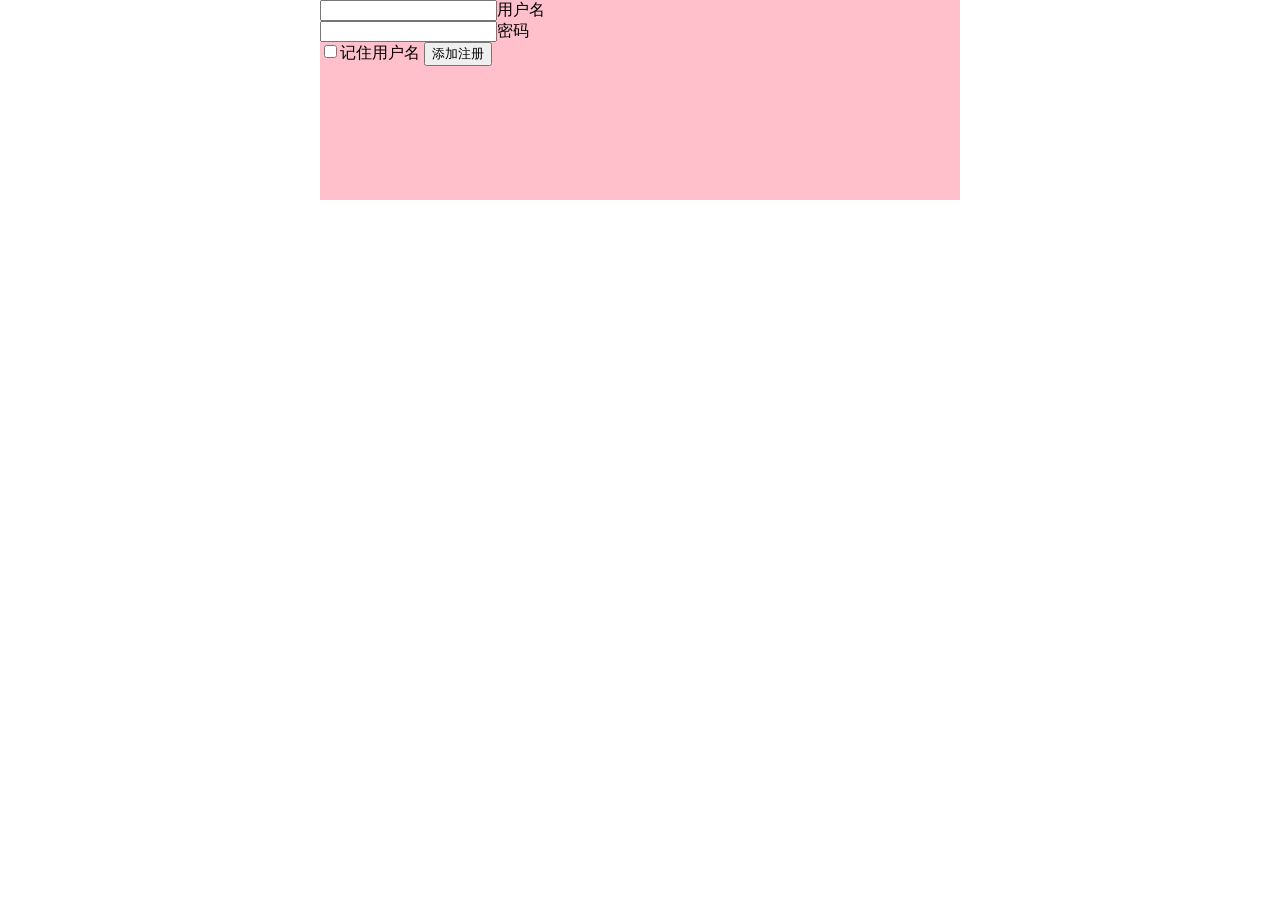
<file: demo/表单登录提交/index.html>
<!doctype html>
<html lang="en">
<head>
    <meta charset="UTF-8">
    <meta name="viewport"
          content="width=device-width, user-scalable=no, initial-scale=1.0, maximum-scale=1.0, minimum-scale=1.0">
    <meta http-equiv="X-UA-Compatible" content="ie=edge">
    <title>Document</title>
    <style>
        body {
            max-width: 640px;
            min-width: 320px;
            margin: 0 auto;
        }

        .biaodan {
            width: 100%;
            height: 200px;
            background-color: pink;
            margin: 0 auto;
        }

        #username {
        }


        #password {


        }


    </style>
</head>
<body>
<div class="biaodan">
    <input type="text" id="username">用户名
    <br>
    <input type="password" id="password">密码
    <br>
    <input type="checkbox" id=remember>记住用户名
    <button>添加注册</button>
</div>
<script>
    var username = document.querySelector("#username");
    var password = document.querySelector('#password');
    var remember = document.querySelector('#remember');
    var button = document.querySelector('button');
    if (localStorage.getItem('username')) {
        username.value = localStorage.getItem('username');
        password.value = localStorage.getItem('password');
        remember.checked = true;
    }
    button.addEventListener('click',function () {
        var usernameValue = username.value;
        var passwordValue = password.value;
        localStorage.setItem('username',usernameValue);
        localStorage.setItem('password',passwordValue);
        alert('注册成功')
    });

    remember.addEventListener('change',function () {
       if(this.chcked){
           localStorage.setItem('username',username.value);
           localStorage.setItem('password',passwordValue);
       }else {
           localStorage.removeItem('username');
           localStorage.removeItem('password');
       }
    })



</script>
</body>
</html>
</file>
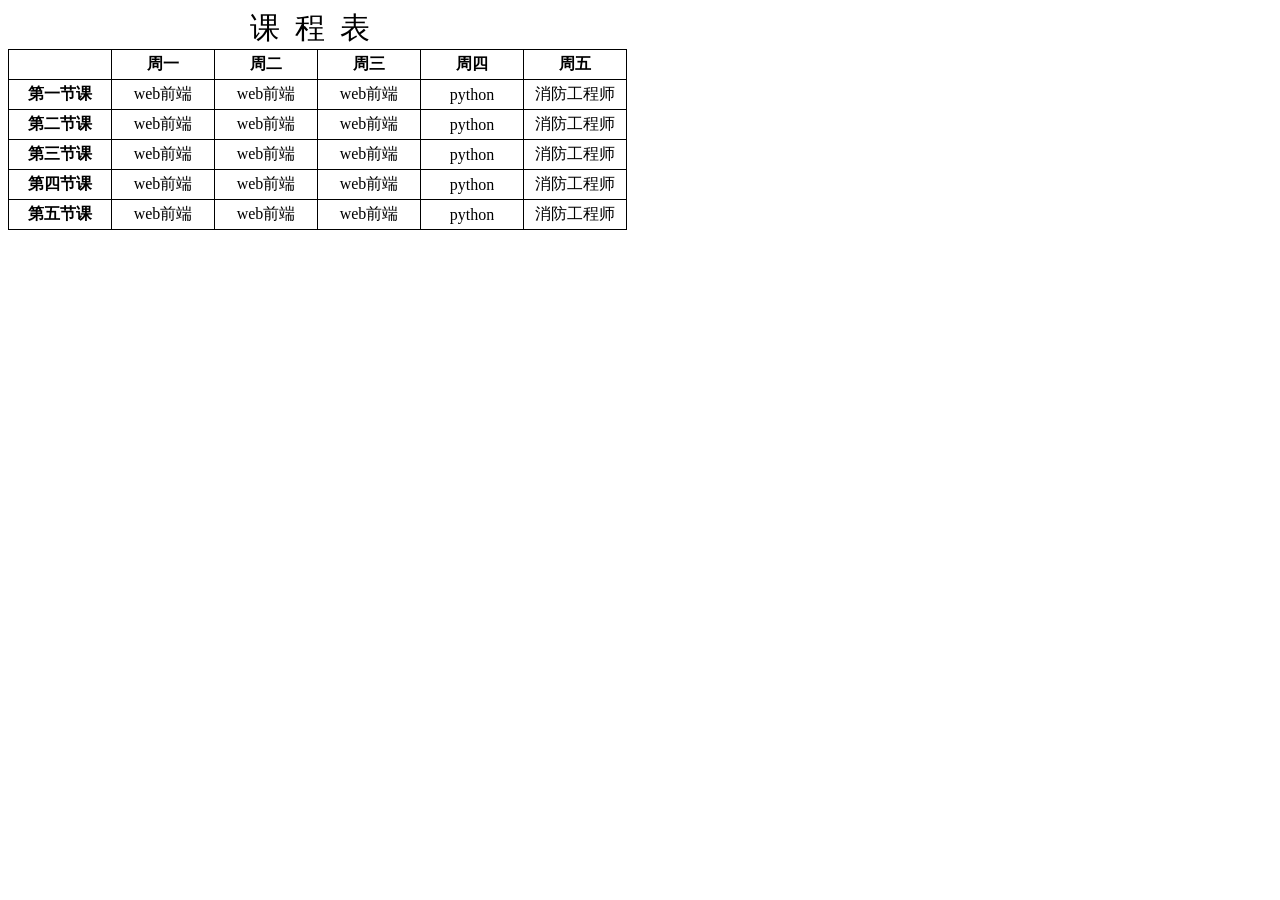
<file: demo/课程表/index.html>
<!DOCTYPE html>
<html lang="en">
<head>
    <meta charset="UTF-8">
    <title>课程表</title>
    <style>
        table {
            border-collapse: collapse;
        }

        table, th, td {
            border: 1px solid black;
            /*width: 600px;*/
            /*height: 100px;*/
        }

        th {
            width: 100px; /*th宽度 也就是列宽*/
        }

        tr {
            height: 30px; /*tr宽度，也就是行高*/
            text-align: center; /*表格文字居中*/
        }

        caption {
            font-size: 30px;
            letter-spacing: 15px;
        }


    </style>



</head>
<body>
<table>
    <caption>课程表</caption>


    <tr>
        <th>

        </th>
        <th>周一</th>
        <th>周二</th>
        <th>周三</th>
        <th>周四</th>
        <th>周五</th>
    </tr>
    <tr>
        <th>第一节课</th>
        <td>web前端</td>
        <td>web前端</td>
        <td>web前端</td>
        <td>python</td>
        <td>消防工程师</td>
    </tr>
    <tr>
        <th>第二节课</th>
        <td>web前端</td>
        <td>web前端</td>
        <td>web前端</td>
        <td>python</td>
        <td>消防工程师</td>
    </tr>
    <tr>
        <th>第三节课</th>
        <td>web前端</td>
        <td>web前端</td>
        <td>web前端</td>
        <td>python</td>
        <td>消防工程师</td>
    </tr>
    <tr>
        <th>第四节课</th>
        <td>web前端</td>
        <td>web前端</td>
        <td>web前端</td>
        <td>python</td>
        <td>消防工程师</td>
    </tr>
    <tr>
        <th>第五节课</th>
        <td>web前端</td>
        <td>web前端</td>
        <td>web前端</td>
        <td>python</td>
        <td>消防工程师</td>
    </tr>


</table>
</body>
</file>
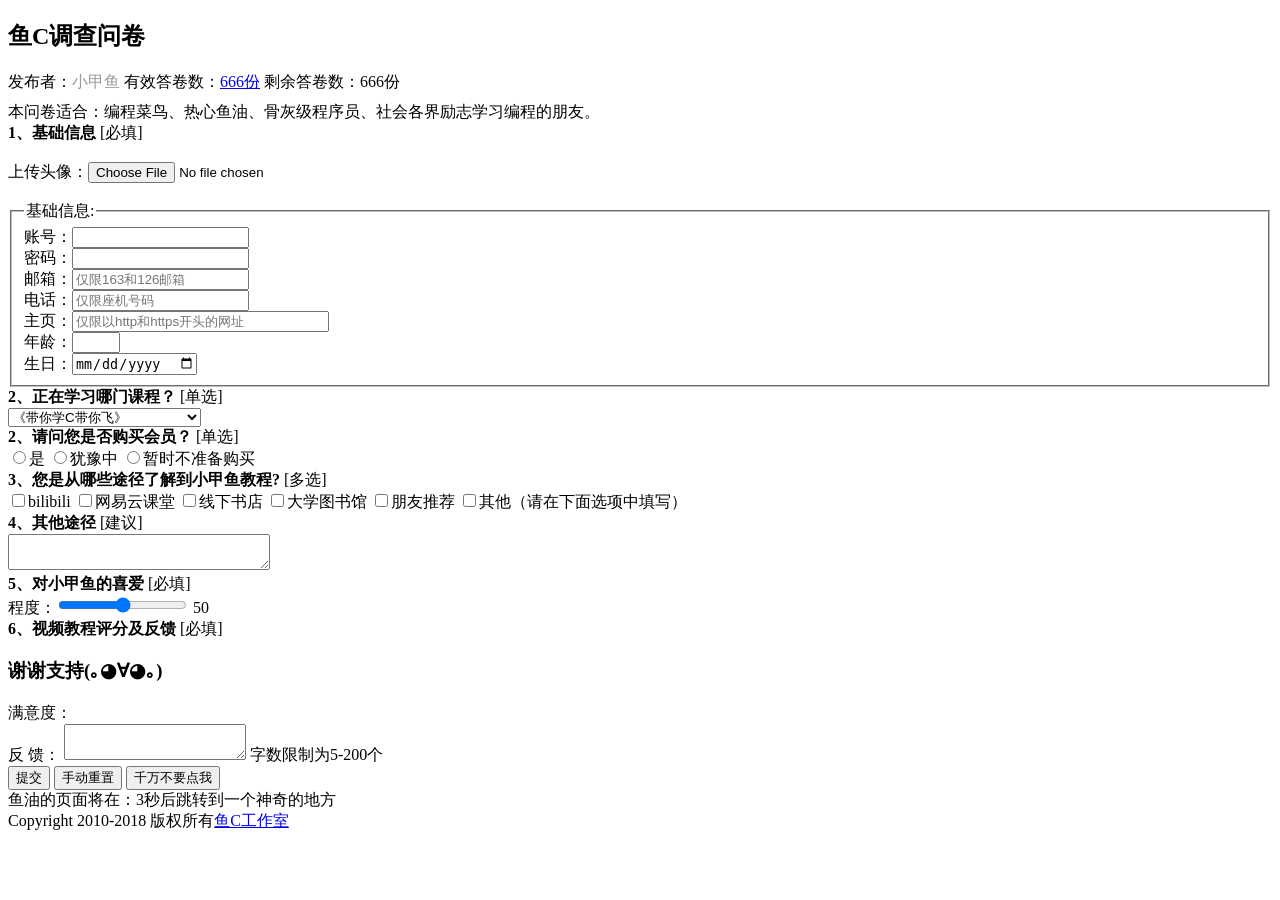
<file: demo/调查表单/index.html>
<!DOCTYPE html>
<html>
<head>
    <meta charset="UTF-8">
    <meta name="viewport" content="width=device-width, initial-scale=1.0">
    <meta name="keywords" content="鱼C工作室|免费编程视频教学|Python教学|Web开发教学|全栈开发教学|C语言教学|汇编教学|Win32开发|加密与解密|Linux教学">
    <meta name="description" content="鱼C工作室为大家提供最有趣的编程视频教学。">
    <meta name="author" content="鱼C工作室">
    <title>鱼C-问卷调查</title>
    <link href=https://ilovefishc.com/html5/html5/lesson23/final/css/fishc.css" rel="stylesheet" type="text/css"/>
    <link rel="shortcut icon" type="image/x-icon" href="images/favicon.ico">
    <script src="https://ilovefishc.com/html5/html5/lesson23/final/js/jquery.js"></script>
</head>
<body>
    <div class="main">
        <div class="topic">
            <h2>鱼C调查问卷</h2>
            <div class="info clearfix" style="height:30px">
                <span>发布者：<a rel="nofollow" style="color:#999!important" class="color-blue">小甲鱼</a>	</span>
                <span>有效答卷数：<a href="https://ilovefishc.com/" target="_blank" class="color-blue">666份</a></span>
                <span>剩余答卷数：666份</span>
            </div>
        </div>

        <div class="notice">
        本问卷适合：编程菜鸟、热心鱼油、骨灰级程序员、社会各界励志学习编程的朋友。
        </div>

        <form id="questionaryform" method="post" action="questionnaire.php">
            <div id="questionsDiv" class="questions">
                <div class="question">
                    <div class="header">
                        <div class="title" id="1">
                            <strong><span style="font-size:medium;">1、基础信息</span></strong>
                            <span class="type">[必填]</span>
                        </div>
                        <br>
                        <label id="upLabel">上传头像：<input type="file" accept="image/*" id="upFile" onchange="upShow(this)"></label>
                        <div id="showZone">
                            <img id="imgShowimg">
                        </div>
                        <fieldset>
                            <legend>基础信息:</legend>
                            <label>账号：<input type="text" name="userName" required></label><br>
                            <label>密码：<input type="password"></label> <br>
                            <label>邮箱：<input type="email" name="email" pattern="\w[-\w.+]*@(163.com|126.com)" placeholder="仅限163和126邮箱" required></label><br>
                            <label>电话：<input type="tel" name="tel" pattern="(\(\d{3,4}\)|\d{3,4}-|\s)?\d{8}" placeholder="仅限座机号码" required></label><br>
                            <label>主页：<input type="url" name="url" pattern="^((https|http)?:\/\/)[^\s]+" placeholder="仅限以http和https开头的网址" required size="30"></label><br>
                            <label>年龄：<input type="number" min="1" max="99"></label> <br>
                            <label>生日：<input type="date"></label> <br>
                        </fieldset>
                    </div>
                </div>

                <div class="question">
                    <div class="header">
                        <div class="title" id="2">
                            <strong><span style="font-size:medium;">2、正在学习哪门课程？</span></strong>
                            <span class="type">[单选]</span>
                        </div>
                    </div>
                    <select>
                        <option>《带你学C带你飞》</option>
                        <option>《数据结构和算法》</option>
                        <option>《零基础入门学习Web开发》</option>
                        <option>《零基础入门学习Python》</option>
                        <option>《极客Python之效率革命》</option>
                        <option>《零基础入门学习Scratch》</option>
                        <option>《零基础入门学习Delphi》</option>
                        <option>《零基础入门学习汇编语言》</option>
                        <option>《解密系列》</option>
                        <option>《Windows程序设计》</option>
                        <option>《C++快速入门》</option>
                    </select>
                </div>

                <div class="question">
                    <div class="header">
                        <div class="title" id="3">
                            <strong><span style="font-size:medium;">2、请问您是否购买会员？</span></strong>
                            <span class="type">[单选]</span>
                        </div>
                    </div>
                    <label><input name="radioChoose" type="radio" value=""/>是 </label>
                    <label><input name="radioChoose" type="radio" value=""/>犹豫中 </label>
                    <label><input name="radioChoose" type="radio" value=""/>暂时不准备购买 </label>
                </div>


                <div class="question">
                    <div class="header">
                        <div class="title" id="4">
                            <strong><span style="font-size:medium;">3、您是从哪些途径了解到小甲鱼教程?</span></strong>
                            <span class="type">[多选]</span>
                        </div>
                    </div>
                    <label><input name="checkboxChoose" type="checkbox" value=""/>bilibili </label>
                    <label><input name="checkboxChoose" type="checkbox" value=""/>网易云课堂 </label>
                    <label><input name="checkboxChoose" type="checkbox" value=""/>线下书店 </label>
                    <label><input name="checkboxChoose" type="checkbox" value=""/>大学图书馆 </label>
                    <label><input name="checkboxChoose" type="checkbox" value=""/>朋友推荐 </label>
                    <label><input name="checkboxChoose" type="checkbox" value=""/>其他（请在下面选项中填写） </label>
                </div>


                <div class="question">
                    <div class="header">
                        <div class="title" id="5">
                            <strong><span style="font-size:medium;">4、其他途径</span></strong>
                            <span class="type">[建议]</span>
                        </div>
                    </div>
                    <div class="blank"><textarea  cols="30" rows="2"></textarea></div>
                </div>


                <div class="question">
                    <div class="header">
                        <div class="title" id="7">
                            <strong><span style="font-size:medium;">5、对小甲鱼的喜爱</span></strong>
                            <span class="type">[必填]</span>
                        </div>
                    </div>
                     程度：<input id="snrPollInterval" type="range" value="50" min="0" max="100" oninput="changeNum()" />
                    <span id="rangNum">50</span>
                </div>

                <div class="question">
                    <div class="header">
                        <div class="title" id="8">
                            <strong><span style="font-size:medium;">6、视频教程评分及反馈</span></strong>
                            <span class="type">[必填]</span>
                        </div>
                    </div>
                </div>

                <div class="quiz">
                    <h3>谢谢支持(｡◕∀◕｡)</h3>
                    <div class="quiz_content">
                            <div class="goods-comm">
                                <div class="goods-comm-stars">
                                    <span class="star_l">满意度：</span>
                                    <div id="rate-comm-1" class="rate-comm"></div>
                                </div>
                            </div>

                        <div class="l_text">
                            <label class="m_flo">反  馈：</label>
                            <textarea name="" id="" class="text"></textarea>
                            <span class="tr">字数限制为5-200个</span>
                        </div>
                    </div>
                </div>
            </div>

            <div class="submit">
                <input type="submit" class="btnSubmit" value="提交">
                <input type="reset" value="手动重置" class="btnRest">
                <input type="button" value="千万不要点我" class="btnBuy" onclick="loveFishc()">
            </div>
        </form>

        <div id="tip">
            <div id="tip-bg"></div>
            <div id="tip-content">
                <span>鱼油的页面将在：<span id='timeBox'>3</span>秒后跳转到一个神奇的地方</span>
            </div>
        </div>

        <div class="copyright">
            <div>Copyright 2010-2018 版权所有<a href="https://ilovefishc.com/" target="_blank" class="color-blue">鱼C工作室</a>
            </div>
        </div>
    </div>

    <script src="https://ilovefishc.com/html5/html5/lesson23/final/js/fishc.js"></script>
</body>
</html>
</file>
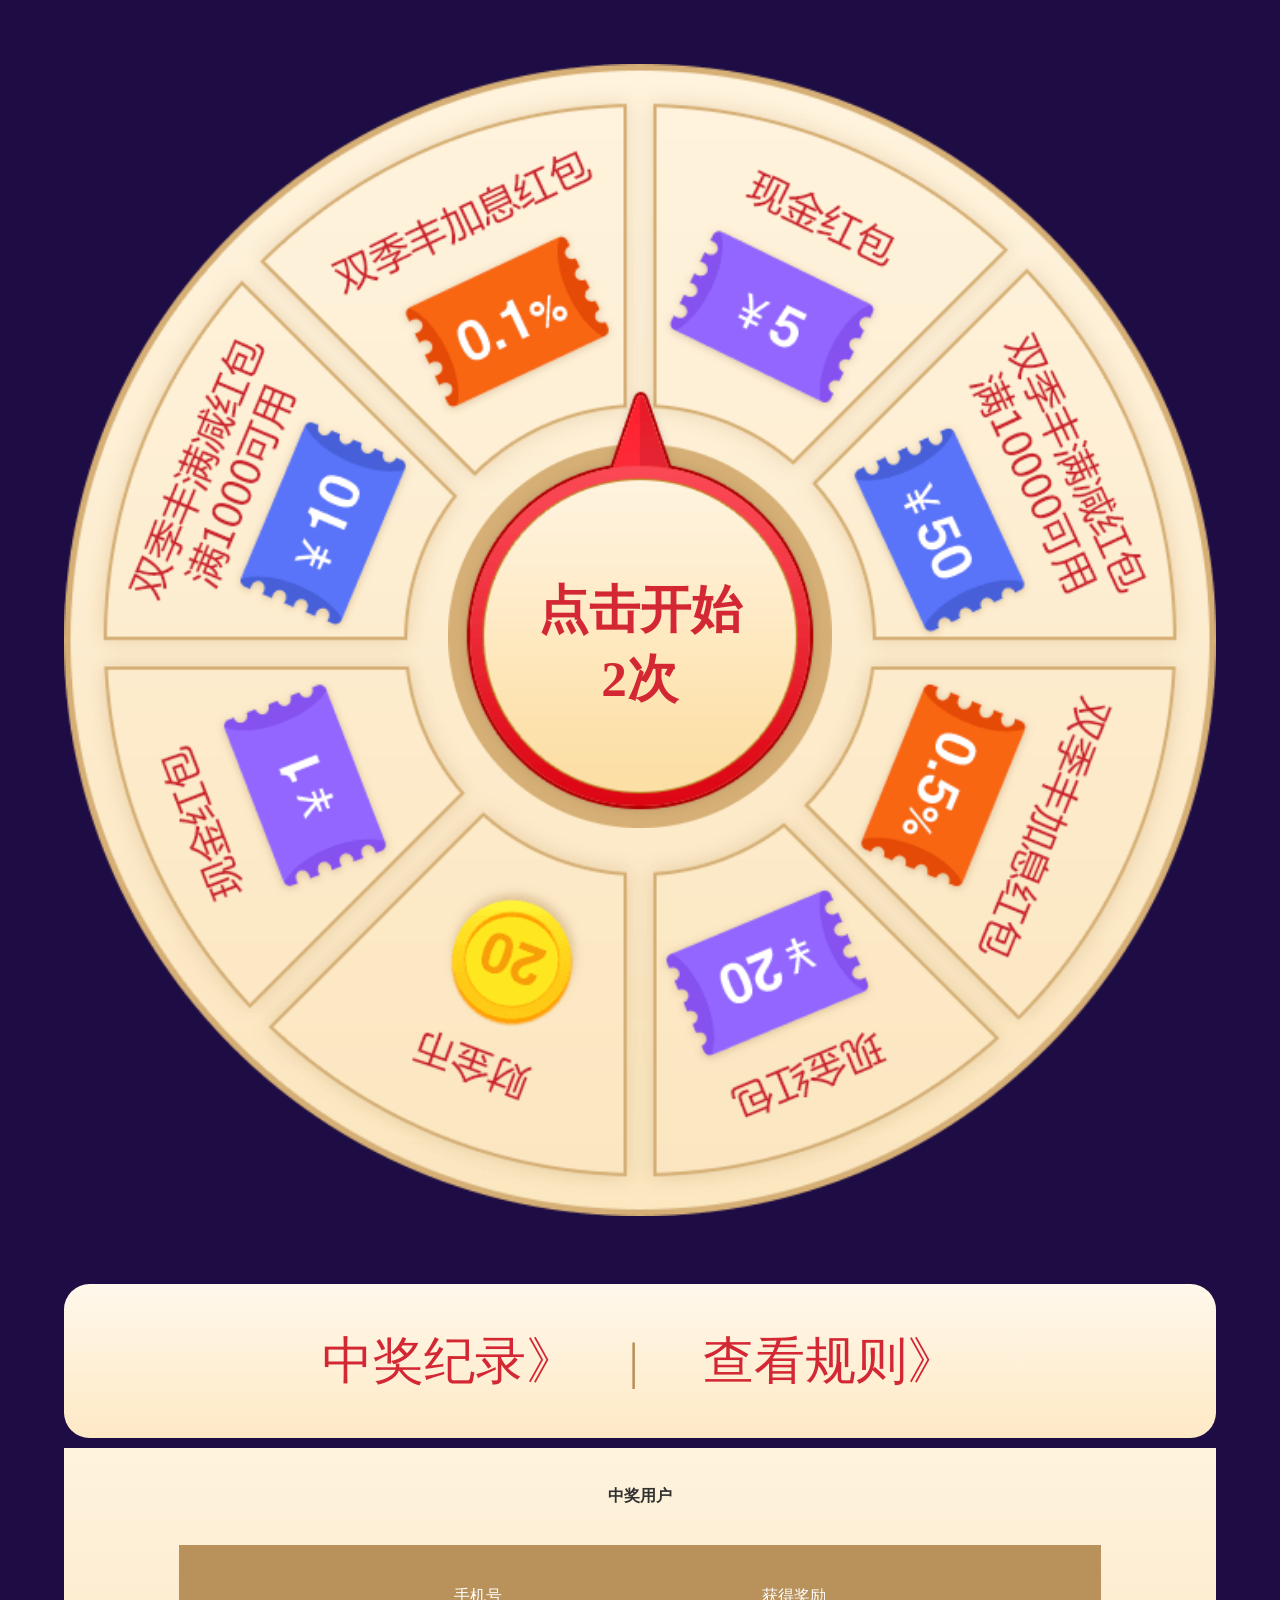
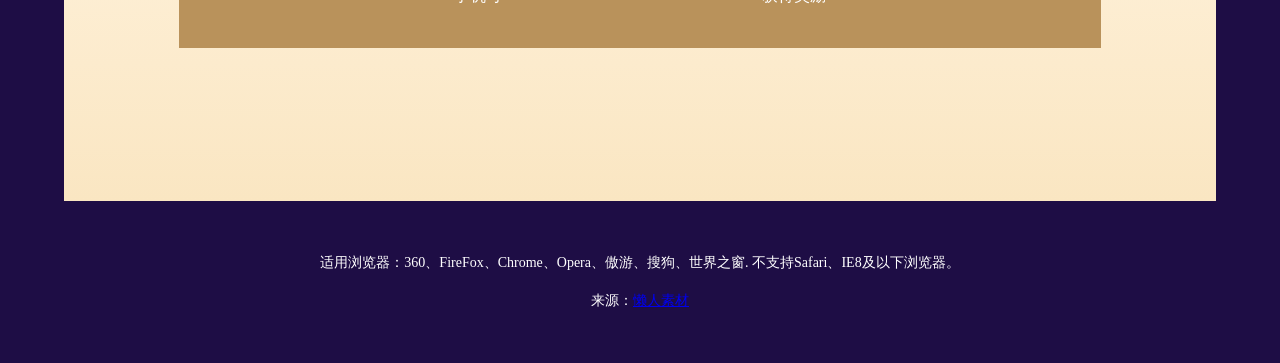
<file: demo/转盘大奖/index.html>
﻿<!DOCTYPE html>
<html lang="en">
<head>
<meta charset="UTF-8">
<meta name="viewport" content="width=device-width, minimum-scale=1.0, maximum-scale=1.0">
<title>jQuery手机端大转盘抽奖活动页面代码</title>

<link rel="stylesheet" type="text/css" href="css/index.css">

</head>
<body>

<div class="zp-box">
	<div class="dp-box">
		<img src="img/dipan.png" class="g-lottery-img">
	</div>
	<div class="zhizhen">
		<img src="img/zhizhen.png">
		<div id="cishu-text">点击开始<br><span id="cishu">0</span>次</div>
	</div>
</div>

<div class="jl">
	<p>
		<span id="zjjl">中奖纪录》</span>|<span id="look-gz">查看规则》</span>
	</p>
</div>
<div class="gdbox">
	<strong>中奖用户</strong>
	<p id="tit">
		<span>手机号</span>
		<span>获得奖励</span>
	</p>
	<div class="zhongj-bbk">
		<div class="zhongj-bb">
			<div class="zhongj-bbl" id="colee" style="overflow:hidden;">
				<div id="colee1"></div>
				<div id="colee2"></div>
			</div>
			<div class="zhongj-bbr" id="coleer" style="overflow:hidden;">
				<div id="coleer1" ></div>
				<div id="coleer2"></div>
			</div>
		</div>
	</div>
</div>

<!--遮罩&弹框-->
<div class="zz"></div>
<!--超级返现规则-->
<div class="cjfx">
	<img src="img/close.png" class="cjgz-c">
	<img src="img/cjgz.png" id="cjgz-img">
</div>
<!--转盘规则-->
<div class="zpgz">
	<img src="img/close.png" class="cjgz-c">
	<img src="img/zpgz.png" id="cjgz-img">
</div>
<!--中奖纪录-->
<div class="zj">
	<img src="img/close.png" class="cjgz-c">
	<img src="img/zjjl-img.png" id="cjgz-img">
	<div class="zj-content">
		<p>
			<span id="mytime">时间</span>
			<span id="myjl">获得奖励</span>
		</p>
		<ul>
			<li><span>2017.10.31</span><span>0.3%己烯醛</span></li>
			<li><span>2017.10.31</span><span>0.3%己烯醛</span></li>
			<li><span>2017.10.31</span><span>0.3%己烯醛</span></li>
			<li><span>2017.10.31</span><span>0.3%己烯醛</span></li>
			<li><span>2017.10.31</span><span>0.3%己烯醛</span></li>
			<li><span>2017.10.31</span><span>0.3%己烯醛</span></li>
		</ul>
	</div>
</div>
<!-- 无次数提示弹框 -->
<div class="wcs">
	<img src="img/close.png" class="cjgz-c">
	<img src="img/wcs-tk.png" class="wcs-img">
	<img src="img/ok-img.png" class="ok-img">
</div>
<!-- 当日是否投资弹框 -->
<div class="today">
	<img src="img/close.png" class="cjgz-c">
	<img src="img/tz-tk.png" class="tz-img">
	<img src="img/ok-img.png" class="ok-img">
</div>
<!-- 抽到奖励弹框 -->
<div class="jl-tk">
	<img src="img/close.png" class="cjgz-c">
	<img src="img/zj-tk.png" class="zj-img">
	<img src="img/ok-img.png" class="ok-img">
	<p class="texts">恭喜您已获得<br>双季丰满减红包满1000可用50元</p>
</div>
<script type="text/javascript" src="js/jquery.min.js"></script>
<script type="text/javascript" src="js/jquery.rotate.js"></script>
<script type="text/javascript" src="js/jquery.easing.min.js"></script>
<script type="text/javascript" src="js/jquery.jsonp.js"></script>
<script type="text/javascript" src="js/index.js"></script>

<div style="text-align:center;margin:50px 0; font:normal 14px/24px 'MicroSoft YaHei';">
<p>适用浏览器：360、FireFox、Chrome、Opera、傲游、搜狗、世界之窗. 不支持Safari、IE8及以下浏览器。</p>
<p>来源：<a href="http://www.lanrenzhijia.com/" target="_blank">懒人素材</a></p>
</div>
</body>
</html>
</file>
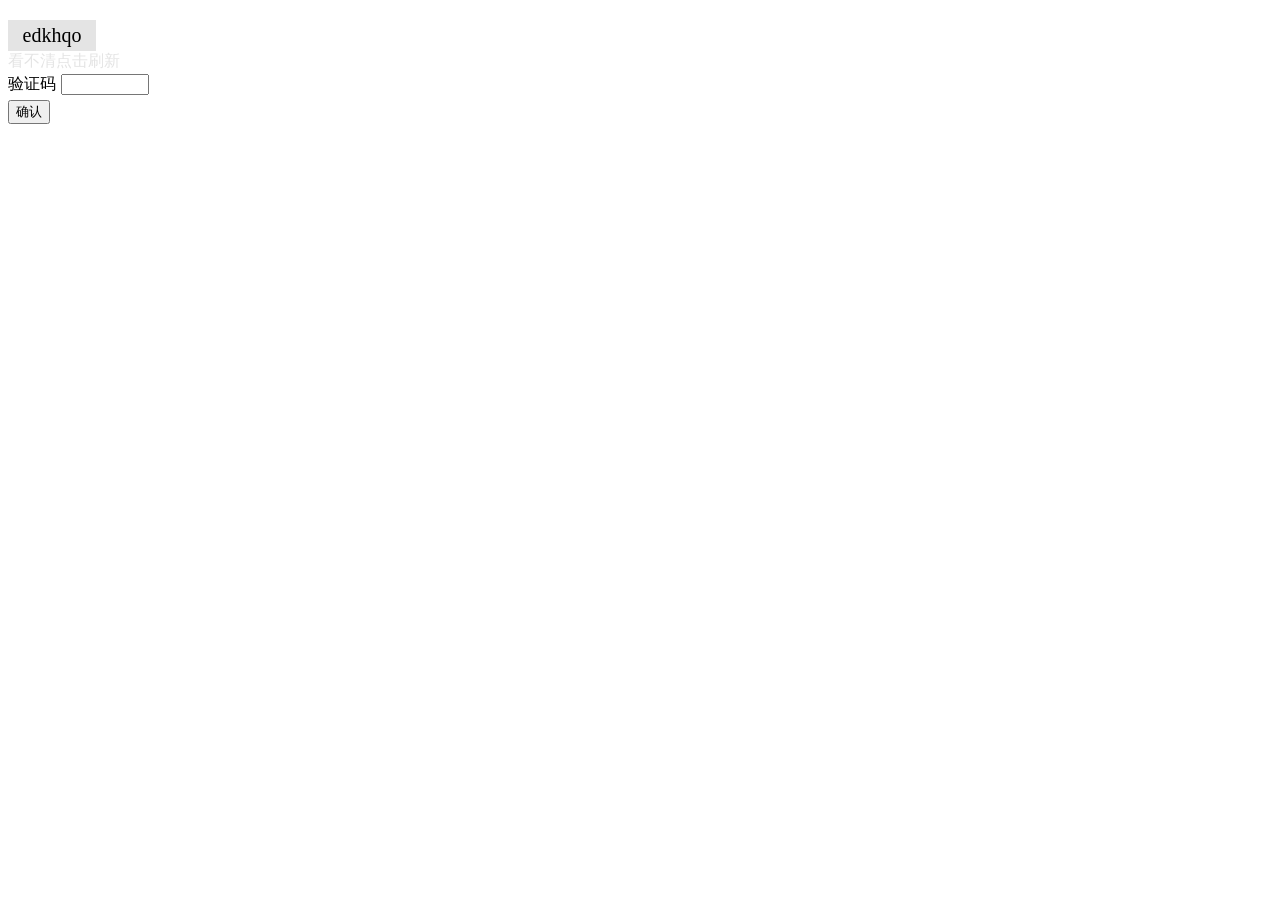
<file: demo/验证码生成/index.html>
<!DOCTYPE html>
<html lang="en">
<head>
    <!--编码格式-->
    <meta charset="UTF-8">
    <!--禁止用户缩放 最大缩放倍数 最小缩放倍数-->
    <meta name="viewport"
          content="width=device-width, initial-scale=1.0 user-scalable=no, minimum-scale=1.0, maximum-scale=1.0">
    <!--设置外链跳转域-->
    <meta name="referrer" content="no-referrer"/>
    <title>Title</title>
    <style>
        .validation {
            width: 300px;
            height: 300px;
            position: relative;
        }

        .validation p {
            font-size: 20px;
            background-color: #e4e4e4;
            width: 80px;
            text-align: center;
            padding: 4px;
            margin-bottom: 0;
        }

        .validation span {
            /*height: 40px;*/
            color: #e4e4e4;
            padding-top: 0;
            margin-top: 0;
            padding-bottom: 15px;
            position: absolute;
        }

        .validation img {
            display: none;
            position: absolute;
            margin-top: -8px;
        }

        .validation input {
            width: 80px;
            margin: 5px;
        }
    </style>
</head>
<body>
<div class="validation">
    <img src="未标题-1.png" alt="">
    <p id="nub">RD4528</p>
    <span>看不清点击刷新</span>
    <br>
    验证码<input type="text" id="input">

    <br>
    <button>确认</button>
</div>
</body>
<script>
    var nub = document.querySelector('#nub');
    var ipt = document.querySelector('#input');
    var btn = document.querySelector('button');
    var span = document.querySelector('span');

    var dist = ['0', '1', '2', '3', '4', '5', '6', '7', '8', '9', 'a', 'b', 'c', 'd', 'e', 'f', 'g', 'h', 'k', 'o', 'p', 'q', 'r', 's', 't'];
    var str = '';
    for (i = 0; i < 6; i++) {

        rdo = parseInt(Math.random() * (24 - 1 + 1) + 1);
        // console.log(dist[rdo]);
        str = str + dist[rdo];
    }
    nub.innerHTML = str;
    console.log(str);
    btn.addEventListener('click', function () {
        console.log(str);
        console.log(ipt.value);
        if (ipt.value === str) {
            location.href="http://www.mahaixiang.cn/";
        } else {
            alert('您输入的不正确');



        }

    });
    span.addEventListener('click', function () {
        str = '';

        for (i = 0; i < 6; i++) {

            rdo = parseInt(Math.random() * (24 - 1 + 1) + 1);
            // console.log(dist[rdo]);
            str = str + dist[rdo];
        }
        nub.innerHTML = str;
        console.log(str)
    })


</script>
</html>
</file>
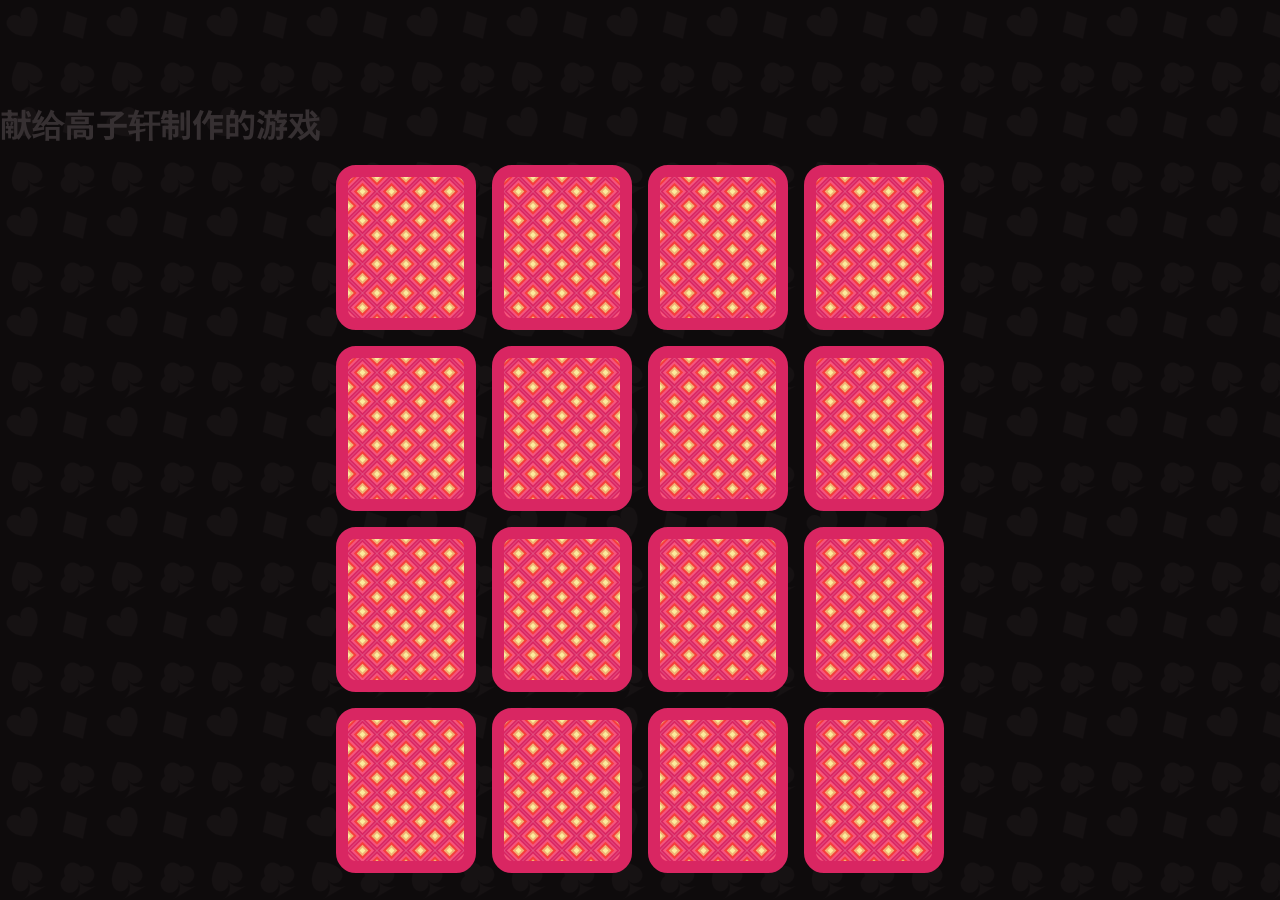
<file: demo/游戏/纸牌记忆/index.html>
<!DOCTYPE html>
<html lang="en" >
<head>
<meta charset="UTF-8">
<title>子轩聪明的游戏</title>
<link rel="stylesheet" href="css/style.css">
<!--<meta name="viewport" content="width=device-width, initial-scale=1.0">-->
<link rel="icon" href="../../电子简历/images/conew1.jpg">

</head>
<body>
<h1>
    献给高子轩制作的游戏
</h1>
<script src="js/script.js"></script>

</body>
</html>
</file>
<file: demo/Cooper/css/cooper-shake.css>
*{margin:0;}

.bg{ position:absolute; z-index:3;}
.logo{ position:absolute; z-index:4; top:20px; left:20px;}

#index-bigtext{ position:absolute; z-index:5; left:30px; top:120px;}
#index-rulebtn{ position:absolute; z-index:6; right:10px; top:20px;}
#index-startbtn{ position:absolute; z-index:7; left:198px; top:820px;}

#game-winner-btn{ position:absolute; z-index:4; left:179px; top:900px;}
#game-winner-gift{ position:absolute; z-index:5; left:85px; top:180px;}
#game-winner-text{ position:absolute; z-index:5; font-size:40px; font-family:微软雅黑; color:#4781c1; top:650px; text-align:center; width:100%;}

#game-start-water{ position:absolute; z-index:2; top:470px;}
#shaketext{ position:absolute; z-index:99; top:360px; left:230px; font-size:48px; font-family:微软雅黑; color:white;}
#shaketext01{ position:absolute; z-index:99; top:360px; left:230px; font-size:48px; font-family:微软雅黑; color:white; display:block;}
#game-start-centerbg{ position:absolute; z-index:1; top:180px; left:97px;}

#game-loser-enjoy{ position:absolute; z-index:4; top:650px; left:120px;}
#game-loser-agein{ position:absolute; z-index:5; top:770px; left:200px;}
</file>
<file: demo/love/css/default.css>
body{margin:0;padding:0;background:#ffe;font-size:14px;font-family:'微软雅黑','宋体',sans-serif;color:#231F20;overflow:auto}
a {color:#000;font-size:14px;}
#main{width:100%;}
#wrap{position:relative;margin:0 auto;width:1100px;height:680px;margin-top:10px;}
#text{width:400px;height:425px;left:60px;top:80px;position:absolute;}
#code{display:none;font-size:16px;}
#clock-box {position:absolute;left:60px;top:550px;font-size:28px;display:none;}
#clock-box a {font-size:28px;text-decoration:none;}
#clock{margin-left:48px;}
#clock .digit {font-size:64px;}
#canvas{margin:0 auto;width:1100px;height:680px;}
#error{margin:0 auto;text-align:center;margin-top:60px;display:none;}
.hand{cursor:pointer;}
.say{margin-left:5px;}
.space{margin-right:150px;}
</file>
<file: demo/电子简历/css/style.css>
/*--
Author: W3layouts
Author URL: http://w3layouts.com
License: Creative Commons Attribution 3.0 Unported
License URL: http://creativecommons.org/licenses/by/3.0/
--*/
html, body{
    font-family: 'Open Sans', sans-serif;
    font-size: 100%;
  	background: #FFf;
}
body a{
	transition:0.5s all;
	-webkit-transition:0.5s all;
	-moz-transition:0.5s all;
	-o-transition:0.5s all;
	-ms-transition:0.5s all;
}
body h1,h2,h3,h4,h5,h6{
	    font-family: 'Asap', sans-serif;
}
/*-- header --*/
#home {
    background: url(../images/header-bg.jpg) no-repeat center top;
    background-size: cover;
    -webkit-background-size: cover;
    -moz-background-size: cover;
    -o-background-size: cover;
    -ms-background-size: cover;
    min-height:650px;
	position: relative;
}
.top-header {
	padding: 2em 0;
}
.logo h1 {
    margin: 0;
    text-transform: uppercase;
    font-weight: bold;
     color:#fff;
}
.logo h1 a{
	text-decoration:none;
	 color:#fff;
}
.logo span {
    border: 7px solid #00a78e;
    padding: 0px 14px;
    font-size: 1.2em;
    color: #fff;
}
.logo{
	float:left;
}
.navigation-right{
	float:right;
}
.navigation-right ul li{
	display:inline-block;
}
.navigation-right ul li a{
	color:#fff;
    font-size:1em;
    text-decoration: none;
    padding: 10px 0;
	text-transform:uppercase;
    font-family: 'Open Sans', sans-serif;
}
.navigation-right ul li.active a{
	    color: #00a78e;
}
span.menu{
	display:none;
}
/*-- nav-hover --*/
.link-effect-3 a {
	padding: 10px 0;
	margin: 0 12px;
	color: #797878;
	text-shadow: none;
	position: relative;  
    font-family: 'Open Sans', sans-serif;
}
.link-effect-3 a::before {
	position: absolute;
	top: 0;
	left: 0;
	overflow: hidden;
	padding: 10px 0;
	max-width: 0;
	border-bottom: 3px solid #00a78e;
    color: #00a78e;
	content: attr(data-hover);
	-webkit-transition: max-width 0.5s;
	-moz-transition: max-width 0.5s;
	transition: max-width 0.5s;
}
.link-effect-3 a:hover::before {
	max-width: 100%;
}
/*--banner-info--*/
.banner-info {
    background:rgba(23, 20, 20, 0.58);
    margin-top: 4em;
}
.header-left {
    padding: 3em;
}
.header-right {
    padding: 3em;
}
ul.address-text {
    padding: 0;
}
ul.address {
    padding: 0;
}
.header-left img {
    width: 100%;
     margin-top: 19px;
}
.header-right {
    padding-left: 3em;
}
.header-right h1 {
    font-size: 2.5em;
    color: #fff;
    margin: 0.5em 0 0;
    font-weight: bold;
}
.header-right h1 {
    font-size: 1.2em;
    color: #FFF;
    background: #00a78e;
    display: inline-block;
    padding: .5em 1.5em;
    position: relative;
	    box-shadow: 0 8px 17px 0 rgba(0,0,0,0.2),0 6px 20px 0 rgba(0,0,0,0.19);
}
.header-right h1:before {
       width: 0;
    height: 0;
    position: absolute;
    content: '';
    bottom: -9px;
    left: 12px;
    border-style: solid;
    border-width: 14px 11px 0 12px;
    border-color: #00a78e transparent transparent transparent;
}
.service-head h4 {
    font-size: 1.2em;
    color: #FFF;
    background: #00a78e;
    display: inline-block;
    padding: .5em 1.5em;
    position: relative;
	    box-shadow: 0 8px 17px 0 rgba(0,0,0,0.2),0 6px 20px 0 rgba(0,0,0,0.19);
}
.service-head h4:before {
    width: 0;
    height: 0;
    position: absolute;
    content: '';
    bottom: -9px;
    left: 12px;
    border-style: solid;
    border-width: 14px 11px 0 12px;
    border-color: #00a78e transparent transparent transparent;
	
}
.header-right h6 {
       font-size: 1em;
    color: #C7C7C7;
    margin-top: 0.8em;
    letter-spacing: 3px;
    text-transform: uppercase;
}
ul.address {
    margin-top: 2em;
    border-top: 1px solid #AFAFAF;
    padding-top: 0.5em;
}
ul.address li {
    display: block;
}
ul.address li ul.address-text li {
    display: inline-block;
    font-size: 1em;
    color: #fff;
    margin-top: 1em;
	font-weight: 400;
}
ul.address li ul.address-text li:nth-child(1){
	width: 20%;
}
ul.address li ul.address-text li a {
    color: #fff;
	text-decoration:none;
}
ul.address li ul.address-text li a:hover{
        color: #00a78e;
}
ul.address-text b {
    color:#fff;
}
/*--social-icons--*/
ul.social-icons{
	    display: block;
    padding: 0;
    background:#00a78e;
    padding:1.3em 0;
    text-align: center;
	margin:0;
}
.social-icons li {
    display: inline-block;
    margin-right: 1%;
}
.social-icons li a{  
    background: url(../images/social-icons2.png) no-repeat 3px 3px;
    display: block;
    height: 32px;
    width: 32px;
	margin-right: 1em;
	-webkit-transition: .5s all;
    transition: .5s all;
    -moz-transition: .5s all;
}
.social-icons li a:before {
	content: '';
    display: block;
    height: 32px;
    width: 32px;
       border: 2px solid #fff;
	-webkit-transform: rotate(45deg);
	transform: rotate(45deg);
	-moz-transform: rotate(45deg);
	-o-transform: rotate(45deg);
	-ms-transform: rotate(45deg); 
    box-shadow: 0 8px 17px 0 rgba(0,0,0,0.2),0 6px 20px 0 rgba(0,0,0,0.19);	
}
.social-icons li a.fb{
	background-position: 3px -30px;
}
.social-icons li a.in{
      background-position: 3px -62px;
}
.social-icons li a.dott {
background-position: 3px -94px;
}
.social-icons li a:hover::before {
    border-color: #00a78e;
	    box-shadow: 0 8px 17px 0 rgba(0,0,0,0.2),0 6px 20px 0 rgba(0,0,0,0.19);
}
/*-- wellcome-note --*/
.welcome-note{
	margin:3em 0;
}
.note{
	
}
.note h1{
	color:#FFF;
	font-size:2.5em;
	font-weight:400;
}
.note h1 span{
	font-weight:700;
}
/*-- /blogs --*/
.news-text {
    float: right;
    padding: 3.38em 2em;
    background: #f4f4f4;
}
.news-img {
    float: left;
    position: relative;
    padding: 0;
}
.news-text.two {
    float:left;
}
.news-img img,.news-img.two  img{
    width: 100%;
}
.news-img.two {
    float:right;
}
.news-text h3   {
    font-size: 1.4em;
    color: #333333;
    text-transform: uppercase;
        margin-bottom: 1em;
		font-weight:bold;
}
.news-text p {
    font-size: 0.9em;
    line-height: 1.9em;
    margin: 1em 0 2em 0;
    color: #777;
}
.news-text h3  a,ul.news li:hover  i{
	 color:#00a78e;
	 text-decoration:none;
}
ul.news li {
    display: inline-block;
       margin-right: 1em;
}
ul.news li i {
    margin-right: 4px;
}
ul.news li a{
    font-size: 0.9em;
    color: #777;
}
ul.news li i{
	color:#333;
}
a.read {
    padding: 0.5em 1.5em;
    font-size: 1em;
    color: #00a78e;
    border: 2px solid #00a78e;
    text-decoration: none;
    border-radius: 1.5em;
    -webkit-border-radius: 1.5em;
    -moz-border-radius: 1.5em;
    -o-border-radius: 1.5em;
    -ms-border-radius: 1.5em;
}
a.read:hover {
	background:#00a78e;
	color:#fff;
}
ul.news {
    padding: 0;
}
.news-grid {
    margin: 2em 0;
}
.news-grid:hover{
		transition:0.5s all;
	-webkit-transition:0.5s all;
	-moz-transition:0.5s all;
	-o-transition:0.5s all;
	-ms-transition:0.5s all;
   box-shadow: 0 8px 17px 0 rgba(0,0,0,0.2),0 6px 20px 0 rgba(0,0,0,0.19);
   -webkit-box-shadow: 0 8px 17px 0 rgba(0,0,0,0.2),0 6px 20px 0 rgba(0,0,0,0.19);
   -moz-box-shadow: 0 8px 17px 0 rgba(0,0,0,0.2),0 6px 20px 0 rgba(0,0,0,0.19);
   -o-box-shadow: 0 8px 17px 0 rgba(0,0,0,0.2),0 6px 20px 0 rgba(0,0,0,0.19);
}
.blog {
    padding:5em 0;
}
.about-inner p {
    color: #777;
    line-height: 1.8em;
    font-size:0.9em;
}
h4.tittle  {
    color: #00a78e;
    text-decoration: none;
    font-size: 1.4em;
    margin: 1em 0 0.5em 0;
    text-transform: uppercase;
    font-weight: bold;
}
.modal-dialog.about {
    width: 757px;
    margin:3.5em auto 0;
}
.modal-content.about {
    background-color: #fff;
    border-radius: 0px!important;
}
.modal-body {
    position: relative;
    padding: 20px;
    text-align: center;
}
/*-- about-us --*/
span.border {
    width: 18%;
    background: #8C8989;
    height: 1px;
    display: block;
    margin-top: 26px;
    position: relative;
    margin: 23px auto 0px;
}
 span.border:after {
       content: ' ';
    position: absolute;
    background: #00a78e;
    height: 7px;
    display: block;
    width: 73px;
    top: -4px;
    left: 103px;
}
span.border.one:after {
    content: ' ';
    position: absolute;
    background: #00a78e;
    height: 7px;
    display: block;
    width: 73px;
    top: -4px;
    left: 64px;
}
.about-left-grid h3{
	font-size:2.5em;
	color:#FFF;
}
.about-left-grid{
	width:70%;
	float:right;
    margin-right: 10em;
	min-height:433px;
}
.about-left-grid h2{
	color:#191919;
	font-size:2em;
}
.about-left-grid h2 span{
	font-weight:700;
}
.about-left-grid p{
    color: #666666;
    font-size:1em;
    line-height: 2em;
    margin-top: 1.5em;
} 
.about-left-grid ul{
	margin:3em 0 0 0;
	padding:0;
}
.about-left-grid ul li{
	display:inline-block;
}
.about-left-grid ul li:nth-child(1){
	margin-right: 0.2em;
}
.about-left {
      padding: 4.5em 0 4.7em 0;
    float: right;
    background: #f4f4f4;
}
.about-left-grid ul li a {
       padding: 0.6em 2em;
    font-size: 1.2em;
    color: #00a78e;
    border: 2px solid #00a78e;
    text-decoration: none;
    border-radius: 1.5em;
    -webkit-border-radius: 1.5em;
    -moz-border-radius: 1.5em;
    -o-border-radius: 1.5em;
    -ms-border-radius: 1.5em;
}
.about-left-grid ul li a:hover{
	background:#00a78e;
	color:#FFF;
	border-radius:1.5em;
	-webkit-border-radius:1.5em;
	-moz-border-radius:1.5em;
	-o-border-radius:1.5em;
	-ms-border-radius:1.5em;
}
.about-right{
	    float: left;
	padding:0;
	background:url(../images/gaozi2.jpg) no-repeat 0px 0px;
	min-height:580px;
	background-size: cover;
   -o-background-size: cover;
   -webkit-background-size: cover;
   -moz-background-size: cover;
   -ms-background-size: cover;
}
/*-- services --*/
.service-head h3{
	color: #1b242f;
    font-size: 2em;
    font-weight:300;
     font-family: 'Open Sans', sans-serif;
    margin: 0;
    padding: 0 0 0.2em 0;
}
.service-head h3 span{
	font-weight:700;
 font-family: 'Asap', sans-serif;
}
.wthree_about_left,.wthree_about_right{
	padding:0;
}
.wthree_about_right{
	background:#f5f5f5;
	padding:3.27em 8em;
}
.wthree_about_right h3{
	text-align:left;
}
.wthree_about_right h3 span:before,.wthree_about_right h3 span:after{
	content: '';
    position: absolute;
    bottom: 0%;
}
.wthree_about_right h3 span:before{
	left:0%;
    width:30%;
	height: 1px;
	background: #212121;
}
.wthree_about_right h3 span:after{
	right:85.5%;
    width: 2%;
    background: #EE692D;
    height: 4px;
}
.wthree_about_right p{
	margin:2em 0 3em;
	color:#999;
	line-height:1.8em;
}
.wthree_about_right p i{
	display:block;
	margin:1em 0 0;
}
.wthree_about_right_grid_left{
	padding: 0;
}
.wthree_about_right_grid_left i{
	font-size: 1.7em;
	color:#00a78e;
	top:.8em;
}
.wthree_about_right_grid:hover .wthree_about_right_grid_left i{
	color:#fff;
}
.wthree_about_right_grid_right h4{
	text-transform: uppercase;
    font-size: 1.2em;
    color: #00a78e;
    font-weight: bold;
}
.wthree_about_right_grid_right p{
	    margin: 1em 0 0;
    color: #586371;
    line-height: 1.9em;
    font-size: 0.9em;
}
.wthree_about_right_grid_right {
    padding-right: 0;
}
.wthree_about_right_grid:nth-child(2) {
    margin-bottom: 2em;
}
/* Rectangle In */
.hvr-rectangle-in {
  display: inline-block;
  vertical-align: middle;
  -webkit-transform: translateZ(0);
  transform: translateZ(0);
  box-shadow: 0 0 1px rgba(0, 0, 0, 0);
  -webkit-backface-visibility: hidden;
  backface-visibility: hidden;
  -moz-osx-font-smoothing: grayscale;
  position: relative;
  background:#00a78e;
  -webkit-transition-property: color;
  transition-property: color;
  -webkit-transition-duration: 0.3s;
  transition-duration: 0.3s;
  width: 70px;
    height: 70px;
    text-align: center;
	    border-radius: 50%;
}
.hvr-rectangle-in:before {
  content: "";
  position: absolute;
  z-index: -1;
  top: 0;
  left: 0;
  right: 0;
  bottom: 0;
  background:#F5F5F5;
  -webkit-transform: scale(1);
  transform: scale(1);
  -webkit-transition-property: transform;
  transition-property: transform;
  -webkit-transition-duration: 0.3s;
  transition-duration: 0.3s;
  -webkit-transition-timing-function: ease-out;
  transition-timing-function: ease-out;
      border-radius: 50%;
}
.hvr-rectangle-in:hover, .hvr-rectangle-in:focus, .hvr-rectangle-in:active {
  color: white;
}
.hvr-rectangle-in:hover:before, .hvr-rectangle-in:focus:before, .hvr-rectangle-in:active:before,.wthree_about_right_grid:hover .hvr-rectangle-in:before,.agileits_services_grid:hover .hvr-rectangle-in:before{
  -webkit-transform: scale(0);
  transform: scale(0);
}
.wthree_about_right_grids {
     margin-top: 4em;
}
#services {
    padding: 5em 0;
    background: #1b242f;
}
.service-head.one h3{
	color:#fff;
}
/*-- clients --*/

#work {
    padding: 5em 0;
}
.timeline {
  list-style: none;
      padding: 10px 0 10px;
  position: relative;
}
.timeline:before {
      top: 0;
    bottom: 0;
    position: absolute;
    content: " ";
    width: 1px;
    background-color: #ccc;
       left: -9px;
    margin-right: -1.5px;
}

.timeline > li {
  margin-bottom:10px;
  position: relative;
}

.timeline > li:before,
.timeline > li:after {
  content: " ";
  display: table;
}

.timeline > li:after {
  clear: both;
}

.timeline > li > .timeline-panel {
  width: calc( 100% - 75px );
    float: right;
    border: 1px solid #d4d4d4;
     padding: 15px 15px;
    position: relative;
  -webkit-box-shadow: 0 1px 6px rgba(0, 0, 0, 0.175);
  box-shadow: 0 1px 6px rgba(0, 0, 0, 0.175);
      background: #fff;
	  border-bottom: 5px solid #00a78e;
}
h4.timeline-title a {
    margin: 0;
    padding: 5px 0;
    color:#333;
}
h4.timeline-title a:hover {
    color: #00C6D7;
}
.timeline-body p {
    font-size: 0.9em;
    margin: 0;
    padding: 0;
    color: #777;
    line-height: 1.9em;
}
.timeline > li > .timeline-panel:before {
  position: absolute;
  top: 18px;
  left: -15px;
  display: inline-block;
  border-top: 15px solid transparent;
  border-right: 15px solid #ccc;
  border-left: 0 solid #ccc;
  border-bottom: 15px solid transparent;
  content: " ";
}

.timeline > li > .timeline-panel:after {
  position: absolute;
  top:19px;
  left: -14px;
  display: inline-block;
  border-top: 14px solid transparent;
  border-right: 14px solid #fff;
  border-left: 0 solid #fff;
  border-bottom: 14px solid transparent;
  content: " ";
}

.timeline > li > .timeline-badge {
  color: #fff;
  width: 50px;
  height: 50px;
  line-height: 50px;
  font-size: 1.4em;
  text-align: center;
  position: absolute;
  top: 16px;
  left: -33px;
  margin-right: -25px;
  background-color: #999999;
  z-index: 100;
  border-top-right-radius: 50%;
  border-top-left-radius: 50%;
  border-bottom-right-radius: 50%;
  border-bottom-left-radius: 50%;
}

.timeline-badge.primary {
  background-color: #eb5424 !important;
}

.timeline-badge.success {
  background-color: #237f52 !important;
}

.timeline-badge.warning {
  background-color: #f0ad4e !important;
}

.timeline-badge.danger {
  background-color: #bb1e10 !important;
}
.timeline-badge.pass {
  background-color: #fdbd10 !important;
}
.timeline-badge.info {
  background-color: #44c7f4 !important;
}
h4.timeline-title {
       color: #1b242f;
    font-size: 1.2em;
        font-weight: 600;
}
ul.year {
    text-align: right;
	    margin-left: 13em;
}
ul.year li {
     list-style: none;
    margin-top:30px;
    font-size: 1em;
    color: #fff;
    text-align: center;
    background: #1b242f;
    padding: 11px 0;
    width:60%;
    display: block;
}
ul.year li:nth-child(2){
	    margin-top: 119px;
}
ul.year li:nth-child(3){
	    margin-top: 129px;
}
ul.year li:nth-child(4){
	    margin-top: 116px;
}
ul.year li:nth-child(5){
	    margin-top: 112px;
}
.timeline-badge.success i {
    font-size: 0.9em;
}
.time-main {
    margin-top: 3em;
}
/*--//work--*/
/*-- portfolio --*/
.portfolio-head h2{
	color: #202020;
	font-size: 1.8em;
	font-family: 'Asap', sans-serif;
	margin:0;
	padding:0;
}
.portfolio-head h2 span{
	font-weight:700;
	color:#2ec06c;
}
.portfolio-head p:nth-child(2){
	font-size:1.1em;
	line-height:1.8em;
	color:#666666;
	width:80%;
	margin:1em auto 0 auto;
}
.portfolio-grid{
	margin-bottom:1.8em;
}
.portfolio-grid-pic{
	position:relative;
}
.portfolio-grid-pic img{
	width:100%;
}
.portfolio-grid-pic-caption{
	position:absolute;
	background:rgba(70, 194, 122, 0.82);
	top:0px;
	bottom:0;
	text-align:center;
	width:100%;
	display:none;
}
.portfolio-grid-pic-caption a{
	color:#FFF;
	text-align:center;
	border:1px solid #FFF;
	font-size:1em;
	padding:0.7em 1.8em;
	display:inline-block;
	text-decoration:none;
	border-radius: 0.3em;
	-webkit-border-radius: 0.3em;
	-moz-border-radius: 0.3em;
	-o-border-radius: 0.3em;
	-ms-border-radius: 0.3em;
	margin-top:8em;
	font-family: 'Asap', sans-serif;
}
.portfolio-grid-pic-caption a:hover{
	border-color:#202020;
	color:#202020;
}
.portfolio-grid:hover div.portfolio-grid-pic-caption{
	display:block;
}
.portfolio-grid-info h5{
	color: #202020;
	font-size: 1.4em;
	font-family: 'Asap', sans-serif;
	padding: 0.875em 0;
	margin: 0;
}
.portfolio-grid-info{
	background:#eeeeee;
	border-bottom-left-radius: 0.8em;
	border-bottom-right-radius: 0.8em;
}
.portfolio-grids{
	margin-top:3em;
}
.portfolio{
	padding:3.5em 0;
}
/*-- feedback --*/
.feedback{
	background: url(../images/feedback-bg.jpg) no-repeat 0px 0px;
	background-size: cover;
	min-height: 300px;
	padding: 6em 0 0 0;
}
.feedback-grid p{
	color: #FFf;
	font-size: 1.2em;
	line-height: 1.5em;
	width: 90%;
	margin: 0 auto;
}
.feedback-grid h4{
	color:#2ec06c;
	font-weight:700;
	font-family: 'Asap', sans-serif;
	font-size:1.3em;
	margin:1em 0 0 0;
}
.feedback-grid h4 span{
	color:#FFF;
	font-weight:400;
	font-size:0.7em;
	font-style:italic;
}
/*-- /portfolio --*/
.sap_tabs{
	clear:both;
	padding: 0em 0 0em;
}
.resp-tabs-list {
	text-align:center;
    list-style: none;
    margin: 3em 0 4em 0;
    padding: 0;
}
.resp-tab-item{
       margin: 0 3px;
    padding: 10px 20px;
    text-decoration: none;
    color: #343A4E;
    cursor: pointer;
    font-size: 18px;
    text-transform: uppercase;
    border: 2px solid #00a78e;
    display: inline-block;
    text-align: center;
    list-style: none;
    outline: none;
    -webkit-transition: all 0.3s ease-out;
    -moz-transition: all 0.3s ease-out;
    -ms-transition: all 0.3s ease-out;
    -o-transition: all 0.3s ease-out;
    transition: all 0.3s ease-out;
    text-transform: Capitalize;
    font-weight: 600;
}
.resp-tab-active,.resp-tab-item:hover{
	color: #fff;
       border: 2px solid #00a78e;
    background:#00a78e;
}
.resp-tabs-container {
	padding: 0px;
	clear: left;	
}
h2.resp-accordion {
	cursor: pointer;
	padding: 5px;
	display: none;
}
.resp-tab-content {
	display: none;
}
.resp-content-active, .resp-accordion-active {
   display: block;
}

.modal-header {
    border: none;
}
button.close{
	outline:none;
}
.modal-dialog {
    width: 600px;
    margin: 13em auto 0;
}
.port-modal{
	background:none;
	box-shadow:none;
	border:none;
	outline:none;
}
div#portfolioModal1,div#portfolioModal2,div#portfolioModal3,div#portfolioModal4,div#portfolioModal5,div#portfolioModal6,div#portfolioModal7,div#portfolioModal8,div#portfolioModal9,div#portfolioModal10 {
   
   background: rgba(0, 0, 0, 0.55);
}
.team-gd img {
    width: 100%;
	border-bottom: 9px solid rgba(0, 0, 0, 0.81);
}
/*-- portfolio --*/

#portfolio .portfolio-item {
    right: 0;
    margin: 0 0 15px;
}
#portfolio .portfolio-item .portfolio-link {
    display: block;
    position: relative;
    margin: 0 auto;
    max-width: 400px;
}
#portfolio .portfolio-item .portfolio-link .caption {
    position: absolute;
    width: 100%;
    height: 100%;
    opacity: 0;
    background: rgba(24,188,156,.9);
    -webkit-transition: all ease .5s;
    -moz-transition: all ease .5s;
    transition: all ease .5s;
}
#portfolio .portfolio-item .portfolio-link .caption:hover {
    opacity: 1;
}
#portfolio .portfolio-item .portfolio-link .caption .caption-content {
    position: absolute;
    top: 50%;
    width: 100%;
    height: 20px;
    margin-top: -12px;
    text-align: center;
    font-size: 20px;
    color: #fff;
}
#portfolio .portfolio-item .portfolio-link .caption .caption-content i {
    margin-top: -12px;
	font-size: 35px;
}
#portfolio * {
    z-index: 2;
}
@media(min-width:767px) {
    #portfolio .portfolio-item {
    margin: 0 0 30px;
    }
}

.portfolio-modal .modal-content h3 {
    margin: 0 0 44px 0px;
    font-size: 2em;
    color: #fff;
}
.portfolio-modal .modal-content img {
    margin: 0 auto;
}
.portfolio-modal .modal-content p {
	font-size: 14px;
    padding: 2em 0;
    line-height: 1.8em;
    color: #fff;
}
.portfolio-modal .close-modal {
    position: absolute;
    top: 25px;
    right: 25px;
   width: 45px;
    height: 45px
    background-color: transparent;
    cursor: pointer;
    z-index: 1;
}
.portfolio-modal .close-modal:hover {
    opacity: .7;
}
.col-lg-offset-2 {
    margin-left: 0;
	margin:30px auto 0;
	float:none;
}
.portfolio-modal .close-modal .lr {
    z-index: 1051;
    width: 1px;
    height:45px;
    margin-left: 35px;
    background-color: #fff;
    -webkit-transform: rotate(45deg);
    -ms-transform: rotate(45deg);
    transform: rotate(45deg);
}
.portfolio-modal .close-modal .lr .rl {
    z-index: 1052;
    width: 1px;
    height:45px;
    background-color: #fff;
    -webkit-transform: rotate(90deg);
    -ms-transform: rotate(90deg);
    transform: rotate(90deg);
}
.team-gd {
    padding: 0;
	position:relative;
}
.bottom-top {
    margin: 0 auto;
    text-align: center;
}

#port {
    padding:5em 0 0 0;
	    background: #f4f4f4;
}
/*-- //portfolio --*/
/*-- contact --*/
.mail_us{
	    margin-bottom: 50px;
    margin-top: 50px;
}
.contact-grid1-left {
    width: 100%;
}
.contact-grid1-left1 {
    padding: 2em;
    border-bottom: 1px ridge rgb(214, 212, 212);
    background:#fff;
    text-align: center;
}
.contact-grid1-left1 span {
    font-size: 1.5em;
      color: #00a78e;
}
.contact-grid1-left1 ul{
	padding:0;
}
.contact-grid1-left1 ul li {
    list-style-type: none;
    margin-bottom: 1em;
    font-size: 14px;
    color: #999;
}
.contact-grid1-left1 a:hover {
    color: #999;
}
.contact-grid1-left1 a {
      font-size: 14px;
    color: #00a78e;
    text-decoration: none;
}
ul.social-icons.two {
    display: block;
    padding: 0;
    margin: 2em 0;
    background: none;
}
.navbar-default .navbar-nav > li > a.active {
    color: #F2593A !important;
}
.mail_left img{
	width:100%;
}
.mail_right input[type="text"], .mail_right input[type="email"], .mail_right textarea {
       background: none;
    width: 100%;
    color: #777;
    padding: 19px 10px;
    margin-bottom: 24px;
    outline: none;
    border: 2px solid #00a78e;
}
.mail_right textarea {
	height:200px; 
	resize:none;	
}
.mail_right input[type="submit"] {
        border: none;
    outline: none;
    color: #fff;
    background: #212322;
    font-size: 16px;
    padding: 13px 40px;
}
.mail_right input[type="submit"]:hover{
 background: #00a78e;
	    transition: 0.5s all ease;
    -webkit-transition: 0.5s all ease;
    -moz-transition: 0.5s all ease;
    -o-transition: 0.5s all ease;
    -ms-transition: 0.5s all ease;
	color:#fff;
}
.contact iframe{
	width:100%;
	height:400px;
	outline:none;
}
.mail_right {
    background: #FDFFFE;
    padding: 2em;
}
span.border.two {
    width: 18%;
    background: #fff;
    height: 1px;
    display: block;
    margin-top: 26px;
    position: relative;
    margin: 23px auto 0px;
}
span.border.two:after {
    content: ' ';
    position: absolute;
    background: #00a78e;
    height: 7px;
    display: block;
    width: 73px;
    top: -4px;
    left:65px;
}
/*-- footer --*/
.footer {
    background: url(../images/contact.jpeg) no-repeat center top;
    background-size: cover;
    -webkit-background-size: cover;
    -moz-background-size: cover;
    -o-background-size: cover;
    -ms-background-size: cover;
    min-height: 650px;
    padding:5em 0 0em 0;
}
.footer_top ul li{
	font-size:22px;
	line-height:2em;
	list-style-type:none;
	text-transform:uppercase;
	display:inline-block;
	margin:0 20px;	
}
.footer_top ul {
    margin: 45px 0 45px;
	border-bottom:1px solid #fff;
    padding-bottom: 30px;
}
.footer_top ul li a{
	color:#B3B3B3;
	text-decoration:none;
	
}
/*-- //footer --*/
.copy_right p {
      color: #fff;
    font-size: 0.9em;
    line-height: 1.9em;
    margin: 1em 0;
}
.copy_right p a{
    color: #00a78e;
	text-decoration:none;
}
/*-- //contact --*/
#toTop {
	display: none;
	text-decoration: none;
	position: fixed;
	bottom: 14px;
	right: 3%;
	overflow: hidden;
	width: 32px;
	height: 32px;
	border: none;
	text-indent: 100%;
	background: url("../images/movetop.png") no-repeat 0px 0px;
}
#toTopHover {
	width: 32px;
	height: 32px;
	display: block;
	overflow: hidden;
	float: right;
	opacity: 0;
	-moz-opacity: 0;
	filter: alpha(opacity=0);
}
/*-- responsive-design --*/
@media(max-width:1366px){
	.about-left-grid {
		width: 70%;
		float: right;
		margin-right: 5em;
		min-height: 433px;
	}
	#work,.blog{
		padding:4em 0;
	}
	.footer {
		min-height: 650px;
		padding: 4em 0 0em 0;
	}
	#port {
      padding:4em 0 0 0;
	}
	.thumb .team_pos {
		bottom: -83px;
		left: 0;
		margin-top: -17px;
		padding: 6px 0;
	}
	
}
@media(max-width:1280px){
	
	.thumb .team_pos {
		bottom: -83px;
		left: 0;
		margin-top: -28px;
		padding: 6px 0;
	}
	.service-head h3 {
       font-size: 1.8em;
	}
	.about-left {
        padding: 5.5em 0 3.5em 0;
	}
	.about-left-grid p {
		font-size:0.9em;
		line-height: 2em;
		margin-top: 0.5em;
	}
}
@media(max-width:1024px){
	.about-left {
        padding:4em 0 3.5em 0;
	}
	.about-left-grid {
		width: 70%;
		float: right;
		margin-right:5em;
		min-height: 459px;
	}
	.news-text {
		float: right;
		padding: 0.7em 2em 2em 2em;
	}
	#work,.blog,#services {
		padding: 3em 0;
	}
	#port {
		padding: 3em 0 0 0;
	}
	.footer {
		min-height: 587px;
		padding: 3em 0 0em 0;
	}
	ul.year li:nth-child(2) {
		margin-top: 157px;
	}
	ul.year li:nth-child(3) {
		margin-top: 145px;
	}
	ul.year li:nth-child(4) {
		margin-top: 149px;
	}
	ul.year li:nth-child(5) {
		margin-top: 147px;
	}
	.thumb .team_pos {
		bottom: -83px;
		left: 0;
		margin-top: -50px;
		padding: 6px 0;
	}
}
@media(max-width:991px){
	.navigation-right ul li a {
       font-size: 0.9em;
	}
	.link-effect-3 a {
		padding: 10px 0;
		margin: 6px 4px;
	}
	.header-left {
		padding: 2em 2em 0em 0;
		float: right;
		width: 49%;
	}
	.header-right {
		padding-left: 3em;
		float: left;
		width: 50%;
		padding: 2em;
	}
	.banner-info {
		background: rgba(47, 44, 44, 0.58);
		margin-top:3em;
	}
	ul.address li ul.address-text li {
		display: inline-block;
		font-size: 0.9em;
		margin-top: 1em;
	}
	ul.address li ul.address-text li:nth-child(1) {
		width: 26%;
	}
	.about-right {
    float: none;
    min-height: 517px;
	}
	.about-left {
		padding: 3em 0 3em 0;
		float: none;
		background: #f4f4f4;
	}
	.about-left-grid {
		width:80%;
		float: none;
		margin-right: 0;
		min-height: 306px;
		margin-left: 7em;
	}
	#home {
	   min-height: 563px;  
	}
	span.border {
      width: 29%;
	}
	span.border.two {
		width: 27%;
	}
	ul.year {
		text-align: center;
		margin-left: 0;
		margin: 0 auto 2em 0;
		padding:0;
	}
	ul.year li {
		margin-top:10px;
		font-size: 1em;
		padding: 11px 0;
		width: 29%;
		display: block;
		margin: 0 auto;
		    margin-bottom: 1em;
	}
	ul.year li:nth-child(2){
		margin-top: 0px!important;
	}
	ul.year li:nth-child(3){
		margin-top: 0px!important;
	}
	ul.year li:nth-child(4){
		margin-top: 0px!important;
	}
	ul.year li:nth-child(5){
		margin-top: 0px!important;
		    margin-bottom: 0em;
	}
	.timeline > li > .timeline-badge {
		color: #fff;
		width: 50px;
		height: 50px;
		line-height: 50px;
		font-size: 1.4em;
		position: absolute;
		top: 16px;
		left: -3px;
	}
	.timeline:before {
		top: 0;
		bottom: 0;
		position: absolute;
		content: " ";
		width: 1px;
		background-color: #ccc;
		left: 20px;
		margin-right: -1.5px;
	}
	.team-gd {
		padding: 0;
		width: 33%;
		float: left;
	}
	.thumb:hover ul li {
		margin: 113px 0px 0;
	}
	.news-img,.news-img.two {
		float: none;
		position: relative;
		padding: 0;
	}
	.mail_right {
		padding: 2em;
		margin-top: 1em;
	}
	.about-left-grid ul li a {
		padding: 0.6em 2em;
		font-size: 1em;
	}
}
@media(max-width:800px){
	.thumb:hover ul li {
		margin: 113px 0px 0;
	}
	.about-left-grid {
		width: 80%;
		float: none;
		margin-right: 0;
		min-height: 367px;
		margin-left: 7em;
	}
	.resp-tab-item {
		margin: 0 3px;
		padding: 6px 17px;
		font-size: 16px;
	}
	.resp-tabs-list {
		margin: 2em 0 2em 0;
		padding: 0;
	}
	span.border:after {
		height: 7px;
		width: 73px;
		top: -4px;
		left: 74px;
	}
}
@media(max-width:768px){
	.about-right {
		float: none;
		min-height: 424px;
	}
	.about-left-grid {
		width: 80%;
		float: none;
		margin-right: 0;
		min-height: 367px;
		margin-left: 7em;
	}
}
@media(max-width:640px){
	.mail_right input[type="text"], .mail_right input[type="email"], .mail_right textarea {
		background: none;
		width: 100%;
		color: #777;
		padding: 10px 10px;
		margin-bottom: 12px;
		outline: none;
		border: 2px solid #00a78e;
		font-size: 0.9em;
	}
	.mail_right textarea {
		height: 100px;
		resize: none;
	}
	.mail_right input[type="submit"] {
		font-size: 15px;
		padding: 11px 40px;
	}
	.contact-grid1-left1 {
      padding: 1em;
	}
	.mail_left {
		padding: 0;
	}
	.mail_us {
		margin-bottom:12px;
		margin-top: 27px;
	}
	.news-text h3 {
		font-size: 1.1em;
		margin-bottom: 0.5em;
		line-height: 1.45em;
	}
	.news-grid:nth-child(3) {
		margin: 0;
	}
	.team-gd {
		padding: 0;
		width: 50%;
		float: left;
	}
	.wthree_about_right_grids {
		margin-top:2em;
	}
	span.menu {
		display: block;
		cursor: pointer;
		width: 100%;
		position: relative;
		text-align: center;
		margin: 0px;
	}
	.navigation-right ul {
		position: absolute;
		left: 2%;
		width: 96%;
		z-index: 999;
		text-align: center;
		padding: 0px;
		margin: 13px 0px 0px;
	}
	.navigation-right ul.nav1 li {
		display: inline-block;
		width: 100%;
		margin: 0px;
		padding: 10px 0em;
	}
	ul.nav1 {
		display: none;
		margin-top: 2em;
		    background: rgba(27, 26, 26, 0.98);
	}
	.navigation-right {
		margin: 0.7em 0 0;
	}
	.navigation-right ul li a {
		display: inline-block;
	}
	.navigation-right ul.nav1 li {
		padding: 0px 0;
	}
	.navigation-right ul.nav1 li:nth-child(7){
		padding-bottom:10px;
	}
	.about-left-grid {
		width: 80%;
		float: none;
		margin-right: 0;
		min-height: 390px;
		margin-left: 7em;
	}
	span.border:after {
		height: 7px;
		width: 73px;
		top: -4px;
		left: 53px;
	}
	span.border.one:after {
		content: ' ';
		position: absolute;
		background: #00a78e;
		height: 7px;
		display: block;
		width: 73px;
		top: -4px;
		left: 46px;
	}
	span.border.two:after {
		content: ' ';
		position: absolute;
		background: #00a78e;
		height: 7px;
		display: block;
		width: 73px;
		top: -4px;
		left: 43px;
	}
	.modal-dialog.about {
		width: 611px;
		margin: 2em auto 0;
	}
	.about-inner img{
		width:100%;
	}
	.banner-info {
		margin-top: 2em;
	}
	.wthree_about_right_grid:nth-child(2) {
		margin-bottom: 1em;
	}
}
@media(max-width:600px){
	.modal-dialog.about {
		width: 518px;
		margin: 2em auto 0;
	}
	.portfolio-grids {
		margin-top: 1.5em;
	}
	.about-left-grid {
		width: 80%;
		float: none;
		margin-right: 0;
		min-height: 418px;
		margin-left: 7em;
	}
}
@media(max-width:480px){
	.wthree_about_right_grids {
		margin-top:1.5em;
	}
	h4.timeline-title {
      font-size: 1em;
	}
	#work, .blog, #services {
		padding: 2em 0;
	}
	.service-head h3 {
		font-size: 1.3em;
	}
	.service-head h4 {
		font-size: 0.9em;
		padding: .5em 1.2em
	}
	span.border {
		    width: 40%;
		background: #8C8989;
		height: 1px;
		display: block;
		margin: 11px auto 0px;
	}
	span.border.two {
		width: 39%;
	}
	.time-main {
		margin-top: 1.5em;
	}
	.mail_right {
		padding: 1em;
		margin-top: 1em;
	}
	.resp-tab-item {
		margin: 0 0 5px 0px;
		padding: 6px 11px;
		font-size: 14px;
	}
	.thumb .team_pos {
		bottom: -83px;
		left: 0;
		margin-top: -79px;
		padding: 6px 0;
	}
	ul.news li {
		display: inline-block;
		margin-right: 0.5em;
	}
	.about-right {
		float: none;
		min-height: 334px;
	}
	.about-left-grid ul {
		margin: 1.5em 0 0 0;
		padding: 0;
	}
	.about-left-grid {
		width: 93%;
		float: none;
		margin-right: 0;
		min-height: 390px;
		margin-left: 2em;
	}
	.about-left-grid ul li a {
		padding: 0.6em 2em;
		font-size: 0.9em;
	}
	.modal-dialog.about {
		width: 442px;
		margin: 2em auto 0;
	}
	.header-right {
	    padding-left:0em;
		float: left;
		width: 100%;
		padding: 1em 1em 0em 1em;
	}
	.header-right h1 {
		font-size: 1em;
		padding: .4em 1em;
	}
	.header-left {
		padding: 0em 1em 1em 1em;
		float: right;
		width: 100%;
	}
	.header-left img {
		width: 100%;
		margin-top: 3px;
	}
	.logo h1 {
		margin: 0;
		font-size: 1.8em;
	}
	.logo span {
		border: 7px solid #00a78e;
		padding: 0px 10px;
		font-size: 1.2em;
	}
	.top-header {
		padding: 1.5em 0 0 0;
	}
	.navigation-right {
		margin: 0em 0 0;
	}
	ul.year li {
		margin-top: 10px;
		font-size: 1em;
		padding: 11px 0;
		width: 100%;
		display: block;
		margin: 0 auto;
		margin-bottom: 1em;
	}
	.resp-tabs-list {
		margin: 0em 0 1em 0;
		padding: 0;
	}
}
@media(max-width:414px){
	span.menu img {
		width: 91%;
		margin-top: 8px;
	}
	.thumb:hover ul li {
		margin: 99px 0px 0;
	}
	ul.social-icons.two {
		display: block;
		padding: 0;
		margin: 1em 0;
		background: none;
	}
	.wthree_about_right_grid {
		text-align: center;
		width: 100%;
	}
	.wthree_about_right_grid_left {
		padding: 0;
		float: none;
		text-align: center;
		    width: 100%;
	}
	.wthree_about_right_grid_right {
		padding-right: 0;
		float: none;
		width: 100%;
		margin-bottom: 1em;
		    padding: 0;
	}
   .about-right {
		float: none;
		min-height: 255px;
	}
	.about-left {
		padding: 1em 0 1em 0;
	}
	span.border,	span.border.one {
      width: 44%;
	}
	span.border.two {
		width: 42%;
	}
	.about-left-grid {
		width: 93%;
		float: none;
		margin-right: 0;
		min-height: 454px;
		margin-left: 2em;
	}
	.about-right {
		float: none;
		min-height: 234px;
	}
	#port {
		padding: 1.5em 0 0 0;
	}
	ul.news li {
		display: inline-block;
		margin-right: 0em;
	    margin-bottom:10px;
	}
	ul.news li:nth-child(4) {
		margin-bottom:0;
	}
	.about-left-grid h2 {
		font-size: 1.5em;
	}
	.modal-dialog.about {
		width: 354px;
		margin: 2em auto 0;
	}
}
@media(max-width:384px){
	ul.year li {
		margin-top: 10px;
		font-size: 1em;
		padding: 11px 0;
		width: 100%;
		display: block;
		margin: 0 auto;
		margin-bottom: 0.5em;
	}
	a.read {
       padding: 0.5em 1.5em;
       font-size: 0.9em;
	}
	.service-head h3 {
		font-size: 1.4em;
	}
	.mail_right input[type="text"], .mail_right input[type="email"], .mail_right textarea {
		background: none;
		padding: 7px 10px;
		margin-bottom: 6px;
	}
	.team-gd {
		padding: 0;
		width: 100%;
		float: left;
	}
	.thumb .team_pos {
		bottom: -83px;
		left: 0;
		margin-top: -35px;
		padding: 6px 0;
	}
	.logo h1 {
		font-size: 1.9em;
	}
	.thumb:hover ul li {
		margin: 123px 0px 0;
	}
	.news-text h3 {
      font-size: 1.1em;
	}
	span.border, span.border.one {
		width: 49%;
	}
	 span.border.two {
		     width: 49%;
	 }
	 .about-left-grid {
		width: 97%;
		float: none;
		margin-right: 0;
		min-height: 454px;
		margin-left: 1em;
	}
	.portfolio-grids {
		margin-top: 1.2em;
	}
	.portfolio-modal .modal-content h3 {
		margin: 0 0 14px 0px;
		font-size: 1.5em;
	}
}
@media(max-width:375px){
	.banner-info {
		margin-top: 1.2em;
	}
	.about-left-grid {
		width: 97%;
		float: none;
		margin-right: 0;
		min-height: 473px;
		margin-left: 1em;
	}
	.about-left-grid ul li a {
		padding: 0.4em 1em;
		font-size: 0.9em;
	}
	.logo h1 {
		font-size: 1.7em;
	}
	span.menu img {
		width:85%;
		margin-top: 8px;
	}
	.news-text {
		float: right;
		padding: 0.5em 1em 1.5em 1em;
	}
}
@media(max-width:320px){
	.resp-tab-item {
		margin: 0 0px 4px 0;
		padding: 6px 9px;
		font-size: 13px;
	}
	.about-left-grid {
		width: 94%;
		float: none;
		margin-right: 0;
		min-height: 544px;
		margin-left: 1em;
	}
	ul.address {
		margin-top: 1em;
	}
	.header-right {
		padding-left: 0em;
		float: left;
		width: 100%;
		padding: 0.5em 0.5em 0em 0.5em;
	}
	ul.address-text b {
		font-size: 0.9em;
	}
	.logo h1 {
		font-size: 1.7em;
	}
	span.menu img {
		width:80%;
		margin-top: 8px;
	}
	#work, .blog, #services {
    padding: 1.2em 0;
	}
	span.border, span.border.one {
		width: 61%;
	}
	span.border.two {
		width: 58%;
	}
	.thumb .team_pos {
		bottom: -83px;
		left: 0;
		margin-top: -62px;
		padding: 6px 0;
	}
}
</file>
<file: demo/转盘大奖/css/index.css>
body{margin: 0px;padding: 0px;background: #1e0d45;color: #fff}
#banner{width: 100%;height: auto;position: relative;}
#share{position: absolute;top: 2vw;right: 2vw;width: 22%}
li{list-style: none;color: #303030}
.tit-img,.tit-img>img,.lilv,.lilv>img,.fl3-tit{width: 100%;height: auto;display: block;}
.times{
	width: 80%;height:10vw;line-height: 10vw;margin: 0 auto;background: pink;border-radius: 5vw;font-size: 3.9vw;
	background:-moz-linear-gradient(left,#fb975c,#fb6153);
	background:-webkit-gradient(linear,0 50%,100% 50%,from(#fb975c),to(#fb6153));
	background:-webkit-linear-gradient(left,#fb975c,#fb6153);
	background:-o-linear-gradient(left,#fb975c,#fb6153);
}
.times>p{text-align: center;margin: 0px;}
#gz-b{width: 25%;display: block;margin: 0 auto;}
.fl3-tit{margin-top: 5vw;position: relative;}
#fl3-img{display:block;width: 69%;margin: 0 auto;}
#b-guang{width: 15%;position: absolute;right: 0vw;top: 0vw}
.zp-box{width: 100%;height: auto;position: relative;}
.dp-box{width: 90%;height: auto;margin: 0 auto;margin-top: 5vw;margin-bottom:5vw;}
.dp-box>img,.zhizhen>img{width: 100%}
.zhizhen{width: 30%;height: auto;position: absolute;top:25vw;left: 35vw;}
#cishu-text{color: #d32833;text-align: center;position: absolute;top: 15vw;left: 7vw;font-size: 4vw;font-weight: bold;}
.jl{width: 90%;height: 12vw;line-height: 12vw;margin:0 auto;border-radius: 2vw;color: #b9925b;font-size: 4vw;
	background:-moz-linear-gradient(top,#fff8eb,#fee9c5);
	background:-webkit-gradient(linear,0 50%,100% 50%,from(#fff8eb),to(#fee9c5));
	background:-webkit-linear-gradient(top,#fff8eb,#fee9c5);
	background:-o-linear-gradient(top,#fff8eb,#fee9c5);
}
.jl>p>span{color: #d32833;}
.jl>p{text-align: center;}
#zjjl{margin-right: 4vw}
#look-gz{margin-left: 5vw}
.gdbox{width: 90%;height: auto;margin: 0 auto;
		background:-moz-linear-gradient(top,#fff3de,#fae6c2);
		background:-webkit-gradient(linear,0 50%,100% 50%,from(#fff3de),to(#fae6c2));
		background:-webkit-linear-gradient(top,#fff3de,#fae6c2);
		background:-o-linear-gradient(top,#fff3de,#fae6c2);
}
.gdbox>strong{display: block;color: #303030;text-align: center;padding:3vw 0vw;margin-top:10px;}
.gdbox>p{text-align: center;color: #303030;margin: 0px;background: #b9925b}
#hdtab{display: block;height: auto;}
/*#tab-head{background: #b9925b;}*/
.btn{width: 60%;height: 12vw;line-height: 12vw;background:#f32d3e;margin: 0 auto;text-align: center;color: #fff;border-radius: 6vw;margin-top: 8vw;margin-bottom: 8vw;}
.sm-box{width: 90%;margin:0 auto;font-size: 3.5vw;line-height: 1.7;}
.sm-box>img{display: block;width: 90%;margin: 0 auto;}
#tzbtn{text-decoration: none;color: #fff}
.zz{width: 100%;height: 100%;position: fixed;z-index: 500;top: 0px;background:rgba(0,0,0, 0.7);display: none;}
.cjfx,.zpgz,.zj,.wcs,.today,.jl-tk{width: 80%;height: auto;position: fixed;z-index: 600;top: 22%;left: 10%;display: none;}
#cjgz-img{width: 100%;position: relative;}
.cjgz-c{ width: 12%;position: absolute;z-index: 601;top: -13vw;right: -17px}
.zj-content{width: 80%;height: 10vw;line-height: 10vw;background: #dcc49a;margin: 0 auto;text-align: center;position: absolute;top: 30vw;left: 10%;z-index: 650}
.zj-content>p{margin: 0px;color: #080a11;font-size: 4vw}
#mytime{margin-right:9vw }
#myjl{margin-left: 12vw}
ul{padding: 0px;width: 100%;height: 190px;overflow:auto;display: block;color: #080a11;font-size: 4vw;}
@media screen  and (max-width: 320px) {/* 设置中奖纪录iphone5的高度 */
	ul{height: 160px}
}
li>span:nth-child(1){margin-right: 7vw}
li>span:nth-child(2){margin-left: 7vw}
#tit>span:nth-child(1){margin-right: 8vw;}
#tit>span:nth-child(2){margin-left: 12vw}
#tit{width: 80%;margin: 0 auto;height: 8vw;line-height: 8vw;color: #fff;}
/*中奖滚动*/
.zhongj-bbk{width:89.1%;height:auto;margin:0 auto;padding-top:10px;}
.zhongj-bt,.zhongj-bb{width:90%;height:35px;font-size:16px;font-weight: 700;border-radius: 10px;margin:0 auto;line-height: 35px;text-align: center;}
.shouj,.phone{width:55%;height:100%;float:left;}
.jj,.money{width:45%;height:100%;float:left;}
.zhongj-bbk{padding-top:5px;padding-bottom:8px;}
.zhongj-bb{height:140px;font-weight: 400;}
.zhongj-bbl{width:55%;height:140px;float:left;}
.zhongj-bbr{width:45%;height:140px;float:left;}

.wcs-img,.tz-img,.zj-img{position: relative;width: 100%}
.ok-img{position: absolute;width: 50%;bottom: 5vw;left: 25%}
.texts{position: absolute;width: 80%;top: 5vw;left: 10%;text-align: center;color: #303030;line-height: 1.7;font-weight: bold;font-size: 4.5vw}
</file>
<file: demo/游戏/纸牌记忆/css/style.css>
@import url("https://fonts.googleapis.com/css?family=Noto+Sans+JP:400,900&display=swap");

* {
    box-sizing: border-box;
    padding: 0;
    margin: 0;
}
body {
    min-height: 100vh;
    color: hsl(340, 5%, 20%);
    background: url('data:image/svg+xml;utf8,<svg xmlns="http://www.w3.org/2000/svg" opacity="0.1" width="100" height="100" fill="hsl(340, 10%, 30%)"><path d="M21.5 18.938a8 8 0 0113.856-8q6 10.392-3.856 25.32-17.856 1.072-23.856-9.32a8 8 0 0113.856-8M67 11.144L87.124 18 83 38.856 62.876 32zM77.5 79.33a14 14 0 01-5.49 20.49l25.98-15a14 14 0 01-20.49-5.49 9 9 0 01-15.588 9 9 9 0 0115.588-9 9 9 0 01-9-15.588 9 9 0 019 15.588 9 9 0 0115.588-9 9 9 0 01-15.588 9M27.5 79.33a14 14 0 01-5.49 20.49l25.98-15a14 14 0 01-20.49-5.49 8 8 0 01-13.856 8q-5-8.66 3.856-25.32 18.856.66 23.856 9.32a8 8 0 01-13.856 8"/></svg>'),
        hsl(340, 10%, 5%);
    font-family: "Noto Sans JP", sans-serif;
    font-weight: 400;
	padding:100px 0 0 0;
}
body.h1{
    color: yellow !important;
    background-color: yellow !important;

}

main.svelte-185gx00{margin:1rem auto;width:90vw;max-width:700px;display:grid;grid-template-columns:repeat(auto-fit, 140px);grid-auto-rows:max-content;grid-gap:1rem;justify-content:center}
div.svelte-1nxkdr7{position:fixed;top:0%;left:0%;width:100%;height:100%;display:flex;justify-content:center;align-items:center;z-index:5;background:hsla(0, 0%, 10%, 0.5);backdrop-filter:blur(1px)}section.svelte-1nxkdr7{padding:3rem 3.5rem;background:url('data:image/svg+xml;utf8,<svg opacity="0.2" xmlns="http://www.w3.org/2000/svg" viewBox="0 0 100 100" width="250" height="250"><defs><circle id="a" cx="0" cy="0" r="5" fill="hsl(0, 0%, 0%)" stroke="none"/><path id="b" fill="none" stroke="hsl(0, 0%, 0%)" stroke-width="6" stroke-linejoin="round" stroke-linecap="round" d="M0 0a4 4 0 00-4-4 4 4 0 010-8 4 4 0 000-8 4 4 0 010-8 4 4 0 004-4"/></defs><g><g><g><g transform="translate(50 100) scale(1 1) translate(-47.5 -2.5) rotate(45) translate(-50 -100) translate(50 50)"><path fill="hsl(0, 0%, 0%)" stroke="hsl(0, 0%, 0%)" stroke-width="10" stroke-linejoin="round" stroke-linecap="round" d="M0 45l-27.5-55h55z"/><use href="%23a" transform="translate(-40 -25)"/><use href="%23a" transform="translate(-15 -45)"/><use href="%23a" transform="translate(0 -25)"/><use href="%23a" transform="translate(40 -30)"/><use href="%23b" transform="translate(-15 -18) rotate(-25)"/><use href="%23b" transform="translate(15 -18) rotate(30)"/></g></g></g></g></svg>'),
            url('data:image/svg+xml;utf8,<svg opacity="0.2" xmlns="http://www.w3.org/2000/svg" viewBox="0 0 100 100" width="250" height="250"><defs><circle id="a" cx="0" cy="0" r="5" fill="hsl(0, 0%, 0%)" stroke="none"/><path id="b" fill="none" stroke="hsl(0, 0%, 0%)" stroke-width="6" stroke-linejoin="round" stroke-linecap="round" d="M0 0a4 4 0 00-4-4 4 4 0 010-8 4 4 0 000-8 4 4 0 010-8 4 4 0 004-4"/></defs><g><g><g><g transform="translate(50 100) scale(-1 1) translate(-47.5 -2.5) rotate(45) translate(-50 -100) translate(50 50)"><path fill="hsl(0, 0%, 0%)" stroke="hsl(0, 0%, 0%)" stroke-width="10" stroke-linejoin="round" stroke-linecap="round" d="M0 45l-27.5-55h55z"/><use href="%23a" transform="translate(-40 -25)"/><use href="%23a" transform="translate(-15 -45)"/><use href="%23a" transform="translate(0 -25)"/><use href="%23a" transform="translate(40 -30)"/><use href="%23b" transform="translate(-15 -18) rotate(-25)"/><use href="%23b" transform="translate(15 -18) rotate(30)"/></g></g></g></g></svg>'),
            hsl(0, 0%, 100%);background-size:30%;background-position:0% 100%, 100% 100%;background-repeat:no-repeat;text-align:center;border:0.75rem solid hsl(340, 70%, 50%);border-radius:15px;box-shadow:0 2px 10px -5px hsla(0, 0%, 0%, 0.2)}h1.svelte-1nxkdr7{text-transform:uppercase;margin-bottom:1.25rem;font-weight:800}button.svelte-1nxkdr7{font-weight:800;padding:1.25rem 1.5rem;border:none;color:inherit;background:url('data:image/svg+xml;utf8,<svg xmlns="http://www.w3.org/2000/svg" width="50" height="50" fill="hsl(340, 70%, 50%)"><g transform="translate(25 25)"><path d="M 0 -4 a 7 7 0 0 1 14 0 q 0 12 -14 18 q -14 -7 -14 -18 a 7 7 0 0 1 14 0" /></g></svg>'),
            url('data:image/svg+xml;utf8,<svg xmlns="http://www.w3.org/2000/svg" width="50" height="50" fill="hsl(340, 70%, 50%)"><g transform="translate(25 25)"><path d="M 0 -15 l 11 15 -11 15 -11 -15 z" /></g></svg>'),
            url('data:image/svg+xml;utf8,<svg xmlns="http://www.w3.org/2000/svg" width="50" height="50" fill="hsl(340, 5%, 20%)"><g transform="translate(25 25)"><path d="M 0 5 a 12 12 0 0 1 -12 12 h 24 a 12 12 0 0 1 -12 -12 a 7 7 0 0 1 -14 0 q 0 -10 14 -16 q 14 6 14 16 a 7 7 0 0 1 -14 0"/></g></svg>'),
            url('data:image/svg+xml;utf8,<svg xmlns="http://www.w3.org/2000/svg" width="50" height="50" fill="hsl(340, 5%, 20%)"><g transform="translate(25 25)"><path d="M 0 5 a 12 12 0 0 1 -12 12 h 24 a 12 12 0 0 1 -12 -12 a 7 7 0 0 1 -14 0 7 7 0 0 1 14 0 7 7 0 0 1 0 -14 7 7 0 0 1 0 14 7 7 0 0 1 14 0 7 7 0 0 1 -14 0"/></g></svg>');background-size:2rem;background-position:0% 0%, 100% 0%, 0% 100%, 100% 100%;background-repeat:no-repeat;font-family:inherit;font-size:1.1rem;text-transform:uppercase;letter-spacing:0.05rem}
article.svelte-1m66100{position:relative;padding:2rem;border-radius:20px;width:140px;height:165px;transition:transform 1s cubic-bezier(0.445, 0.05, 0.55, 0.95);transform:perspective(800px) rotateY(0deg);transform-style:preserve-3d}.flip.svelte-1m66100{transform:perspective(800px) rotateY(180deg)}.paired.svelte-1m66100{animation:svelte-1m66100-pair 0.25s 1s ease-in-out 2 alternate}@keyframes svelte-1m66100-pair{25%{transform:rotateZ(-5deg)}75%{transform:rotateZ(5deg)}}.face.svelte-1m66100,button.svelte-1m66100{position:absolute;top:0;left:0;width:100%;height:100%;border-radius:inherit}button.svelte-1m66100{background:none;border:none}.face.svelte-1m66100{backface-visibility:hidden;border:0.75rem solid hsl(340, 70%, 50%);background:hsl(0, 0%, 100%);pointer-events:none}.back.svelte-1m66100{background:url('data:image/svg+xml;utf8,<svg xmlns="http://www.w3.org/2000/svg" viewBox="0 0 100 100" width="200" height="200"><defs><path id="a" d="M0-50L50 0 0 50-50 0z" stroke="none"/><g id="b"><use href="%23a" fill="hsl(340, 70%, 50%)"/><use href="%23a" transform="scale(.8)" fill="hsl(345, 90%, 65%)"/><use href="%23a" transform="scale(.6)" fill="hsl(0, 90%, 60%)"/><use href="%23a" transform="scale(.4)" fill="hsl(30, 80%, 70%)"/><use href="%23a" transform="scale(.2)" fill="hsl(50, 95%, 80%)"/></g></defs><use href="%23b"/><use href="%23b" x="100"/><use href="%23b" x="100" y="100"/><use href="%23b" y="100"/><use href="%23b" x="50" y="50"/></svg>'),
            hsl(0, 0%, 100%);background-size:25%;transform:rotateY(180deg)}.front.svelte-1m66100{background:url('data:image/svg+xml;utf8,<svg opacity="0.1" xmlns="http://www.w3.org/2000/svg" width="480" height="440" viewBox="0 0 240 220" stroke="hsl(340, 70%, 50%)" stroke-width="20" stroke-linejoin="round" stroke-linecap="round" fill="none"><g transform="translate(120 110) rotate(-35)"><path id="a" d="M50-22.5h-60 25a45 45 0 010 90h-75a45 45 0 010-90"/><use transform="scale(-1)" href="%23a"/></g></svg>'),
            hsl(0, 0%, 100%);background-repeat:no-repeat;background-size:100%;background-position:50% 50%;display:flex;justify-content:center;align-items:center}h1.svelte-1m66100{font-size:2.5rem;font-weight:900}
</file>
